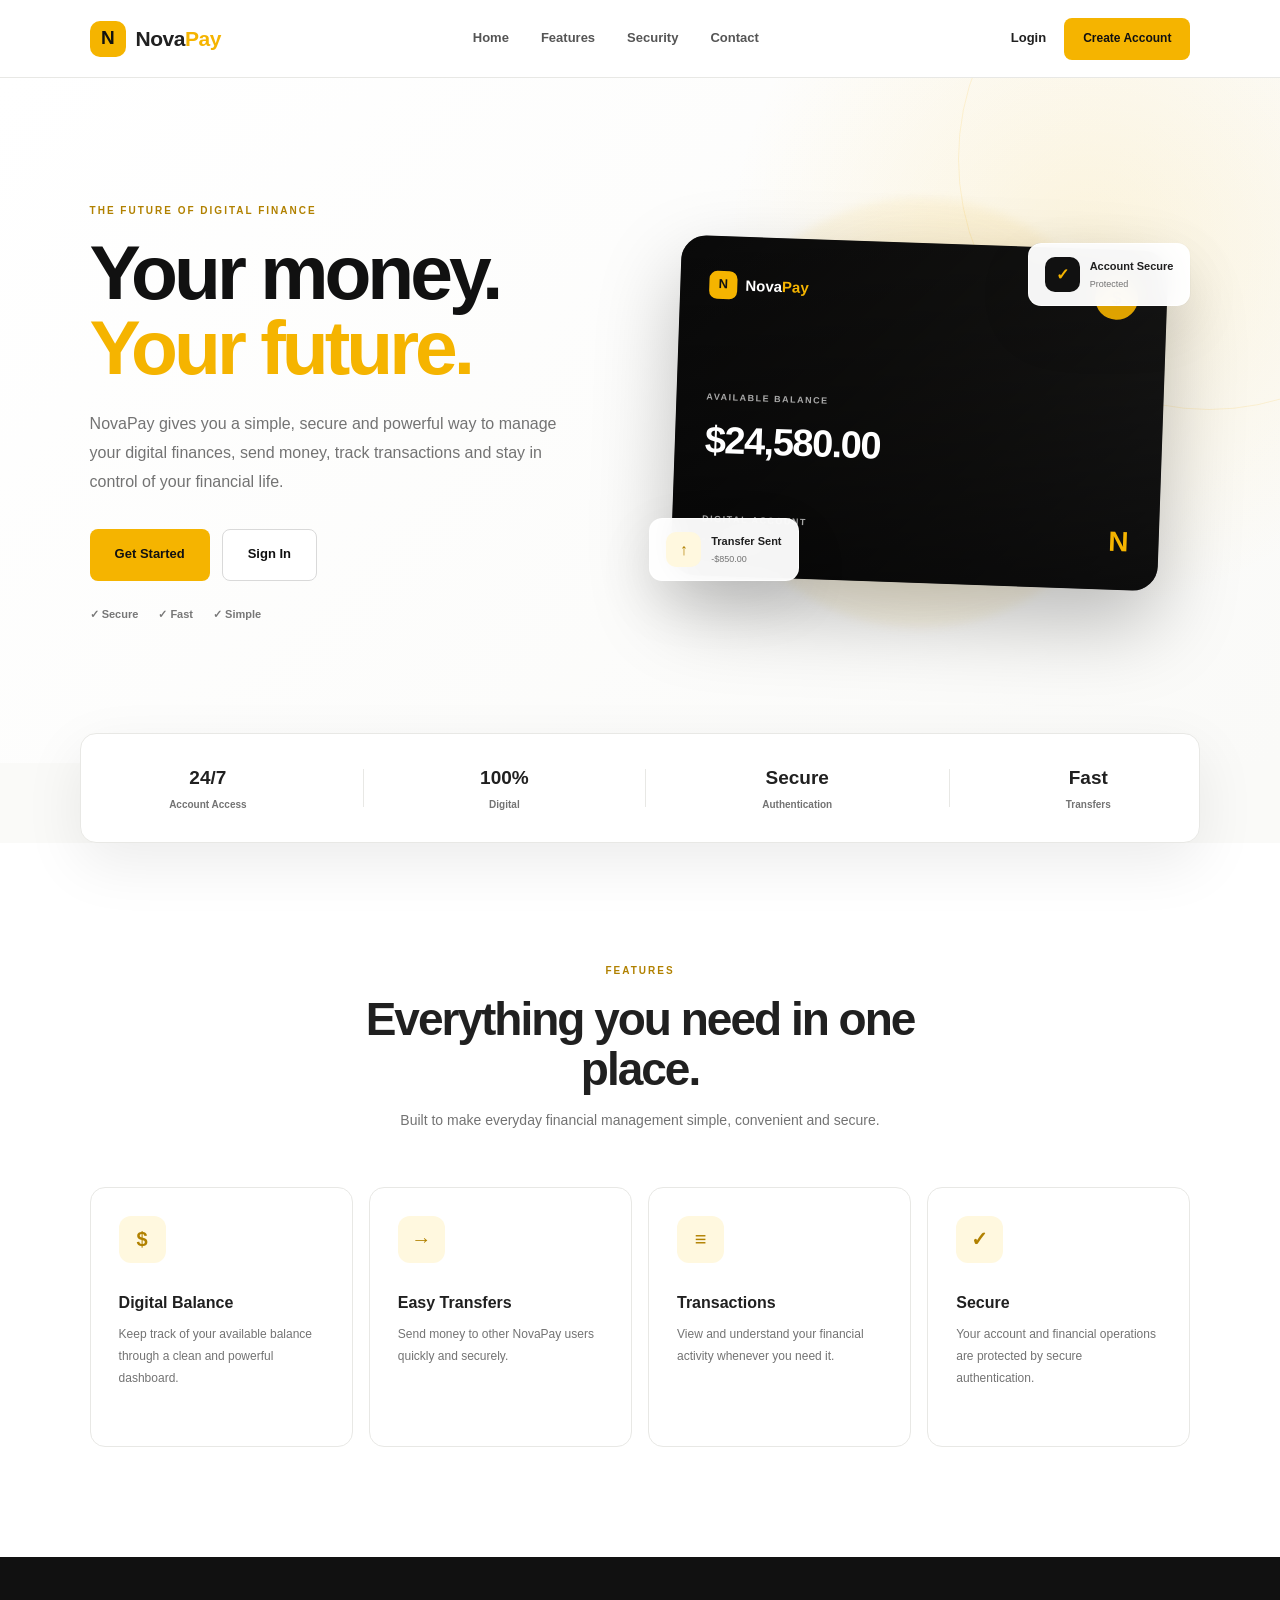
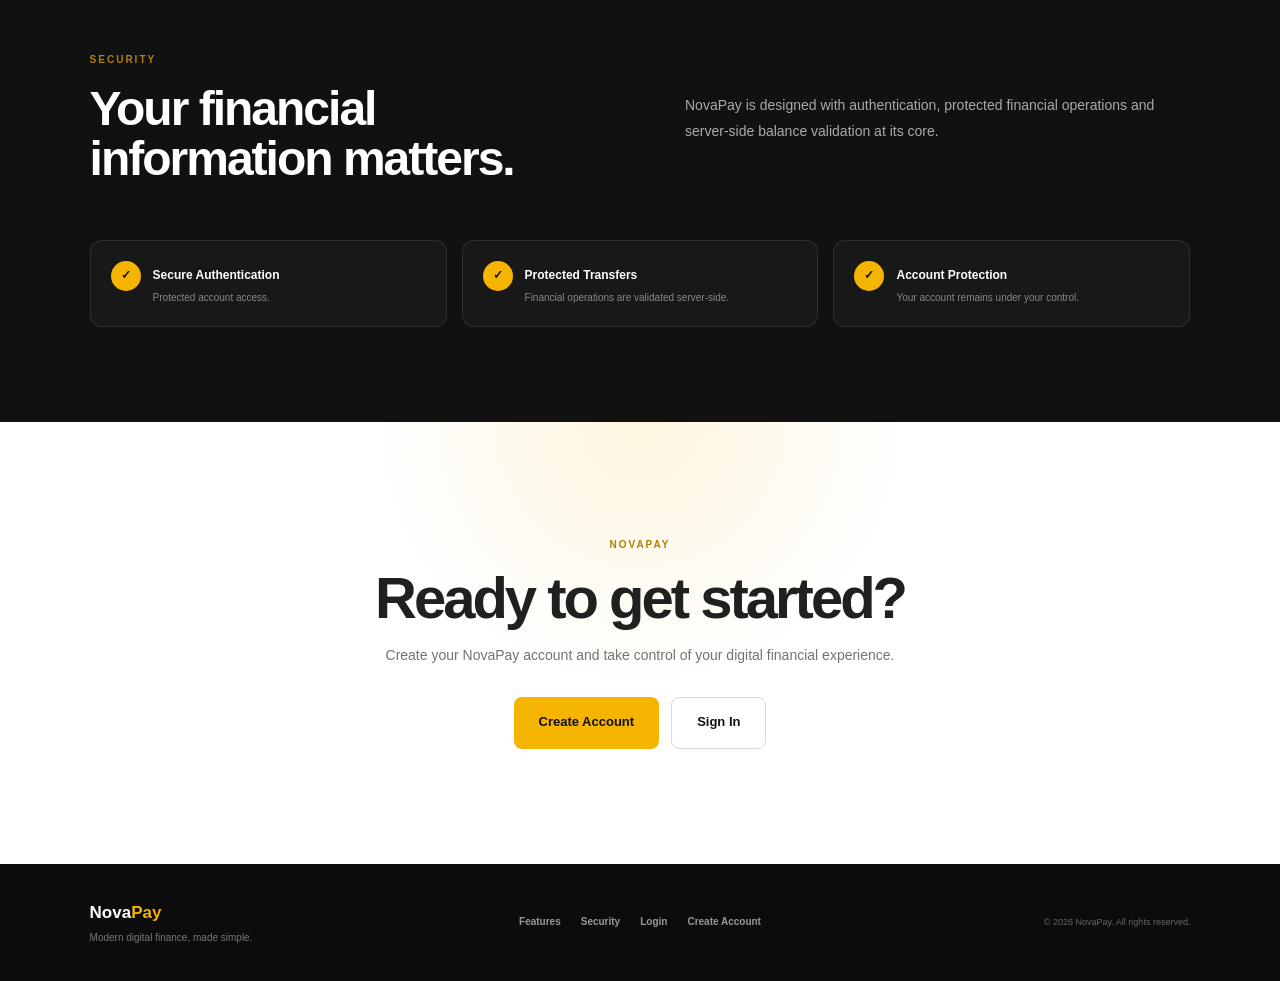
<file: index.html>
<!DOCTYPE html>
<html lang="en">

<head>

  <meta charset="UTF-8">

  <meta
    name="viewport"
    content="width=device-width, initial-scale=1.0"
  >

  <title>NovaPay | Modern Digital Finance</title>

  <link
    rel="stylesheet"
    href="./css/style.css"
  >

</head>

<body>


<header class="navbar">

  <a
    href="./index.html"
    class="brand"
  >

    <span class="brand-icon">
      N
    </span>

    <span>
      Nova<span>Pay</span>
    </span>

  </a>


  <nav>

    <a href="./index.html">
      Home
    </a>

    <a href="#features">
      Features
    </a>

    <a href="#security">
      Security
    </a>

    <a href="#contact">
      Contact
    </a>

  </nav>


  <div class="nav-actions">

    <a
      href="./login.html"
      class="login-link"
    >
      Login
    </a>

    <a
      href="./register.html"
      class="primary-button"
    >
      Create Account
    </a>

  </div>

</header>



<main>


<section class="hero">

  <div class="hero-content">

    <p class="eyebrow">
      THE FUTURE OF DIGITAL FINANCE
    </p>


    <h1>
      Your money.
      <span>Your future.</span>
    </h1>


    <p class="hero-description">

      NovaPay gives you a simple, secure and powerful
      way to manage your digital finances, send money,
      track transactions and stay in control of your
      financial life.

    </p>


    <div class="hero-actions">

      <a
        href="./register.html"
        class="primary-button large"
      >
        Get Started
      </a>


      <a
        href="./login.html"
        class="secondary-button large"
      >
        Sign In
      </a>

    </div>


    <div class="hero-trust">

      <span>✓ Secure</span>

      <span>✓ Fast</span>

      <span>✓ Simple</span>

    </div>

  </div>



  <div class="hero-visual">

    <div class="hero-glow"></div>


    <div class="hero-image-card">

      <div class="hero-image-overlay"></div>


      <div class="hero-top-row">

        <div class="hero-brand-small">

          <span class="hero-brand-icon">
            N
          </span>

          <span>
            Nova<span>Pay</span>
          </span>

        </div>


        <div class="hero-card-chip">
          $
        </div>

      </div>


      <div class="hero-balance">

        <span>
          AVAILABLE BALANCE
        </span>

        <strong>
          $24,580.00
        </strong>

      </div>


      <div class="hero-account">

        <div>

          <span>
            DIGITAL ACCOUNT
          </span>

          <strong>
            •••• 8421
          </strong>

        </div>


        <div class="hero-card-mark">
          N
        </div>

      </div>

    </div>


    <div class="floating-card floating-card-one">

      <div class="floating-icon">
        ↑
      </div>

      <div>

        <strong>
          Transfer Sent
        </strong>

        <span>
          -$850.00
        </span>

      </div>

    </div>


    <div class="floating-card floating-card-two">

      <div class="security-check">
        ✓
      </div>

      <div>

        <strong>
          Account Secure
        </strong>

        <span>
          Protected
        </span>

      </div>

    </div>

  </div>

</section>



<section class="stats-section">

  <div class="stat-item">

    <strong>
      24/7
    </strong>

    <span>
      Account Access
    </span>

  </div>


  <div class="stat-divider"></div>


  <div class="stat-item">

    <strong>
      100%
    </strong>

    <span>
      Digital
    </span>

  </div>


  <div class="stat-divider"></div>


  <div class="stat-item">

    <strong>
      Secure
    </strong>

    <span>
      Authentication
    </span>

  </div>


  <div class="stat-divider"></div>


  <div class="stat-item">

    <strong>
      Fast
    </strong>

    <span>
      Transfers
    </span>

  </div>

</section>



<section
  id="features"
  class="features-section"
>

  <div class="section-heading">

    <p class="eyebrow">
      FEATURES
    </p>


    <h2>
      Everything you need in one place.
    </h2>


    <p>
      Built to make everyday financial management
      simple, convenient and secure.
    </p>

  </div>


  <div class="feature-grid">


    <article class="feature-card">

      <div class="feature-icon">
        $
      </div>


      <h3>
        Digital Balance
      </h3>


      <p>
        Keep track of your available balance
        through a clean and powerful dashboard.
      </p>

    </article>



    <article class="feature-card">

      <div class="feature-icon">
        →
      </div>


      <h3>
        Easy Transfers
      </h3>


      <p>
        Send money to other NovaPay users
        quickly and securely.
      </p>

    </article>



    <article class="feature-card">

      <div class="feature-icon">
        ≡
      </div>


      <h3>
        Transactions
      </h3>


      <p>
        View and understand your financial
        activity whenever you need it.
      </p>

    </article>



    <article class="feature-card">

      <div class="feature-icon">
        ✓
      </div>


      <h3>
        Secure
      </h3>


      <p>
        Your account and financial operations
        are protected by secure authentication.
      </p>

    </article>

  </div>

</section>



<section
  id="security"
  class="security-section"
>

  <div class="security-content">

    <div>

      <p class="eyebrow">
        SECURITY
      </p>


      <h2>
        Your financial information matters.
      </h2>

    </div>


    <p>

      NovaPay is designed with authentication,
      protected financial operations and server-side
      balance validation at its core.

    </p>

  </div>


  <div class="security-features">

    <div class="security-feature">

      <span>
        ✓
      </span>

      <div>

        <strong>
          Secure Authentication
        </strong>

        <p>
          Protected account access.
        </p>

      </div>

    </div>


    <div class="security-feature">

      <span>
        ✓
      </span>

      <div>

        <strong>
          Protected Transfers
        </strong>

        <p>
          Financial operations are validated server-side.
        </p>

      </div>

    </div>


    <div class="security-feature">

      <span>
        ✓
      </span>

      <div>

        <strong>
          Account Protection
        </strong>

        <p>
          Your account remains under your control.
        </p>

      </div>

    </div>

  </div>

</section>



<section
  id="contact"
  class="cta-section"
>

  <div class="cta-content">

    <p class="eyebrow">
      NOVAPAY
    </p>


    <h2>
      Ready to get started?
    </h2>


    <p>
      Create your NovaPay account and take control
      of your digital financial experience.
    </p>


    <div class="cta-actions">

      <a
        href="./register.html"
        class="primary-button large"
      >
        Create Account
      </a>


      <a
        href="./login.html"
        class="secondary-button large"
      >
        Sign In
      </a>

    </div>

  </div>

</section>

</main>



<footer>

  <div class="footer-brand">

    <strong>
      Nova<span>Pay</span>
    </strong>

    <p>
      Modern digital finance, made simple.
    </p>

  </div>


  <div class="footer-links">

    <a href="#features">
      Features
    </a>

    <a href="#security">
      Security
    </a>

    <a href="./login.html">
      Login
    </a>

    <a href="./register.html">
      Create Account
    </a>

  </div>


  <p class="copyright">
    © 2026 NovaPay. All rights reserved.
  </p>

</footer>


<script src="./js/config.js"></script>
<script src="./js/app.js"></script>

</body>

</html>
</file>
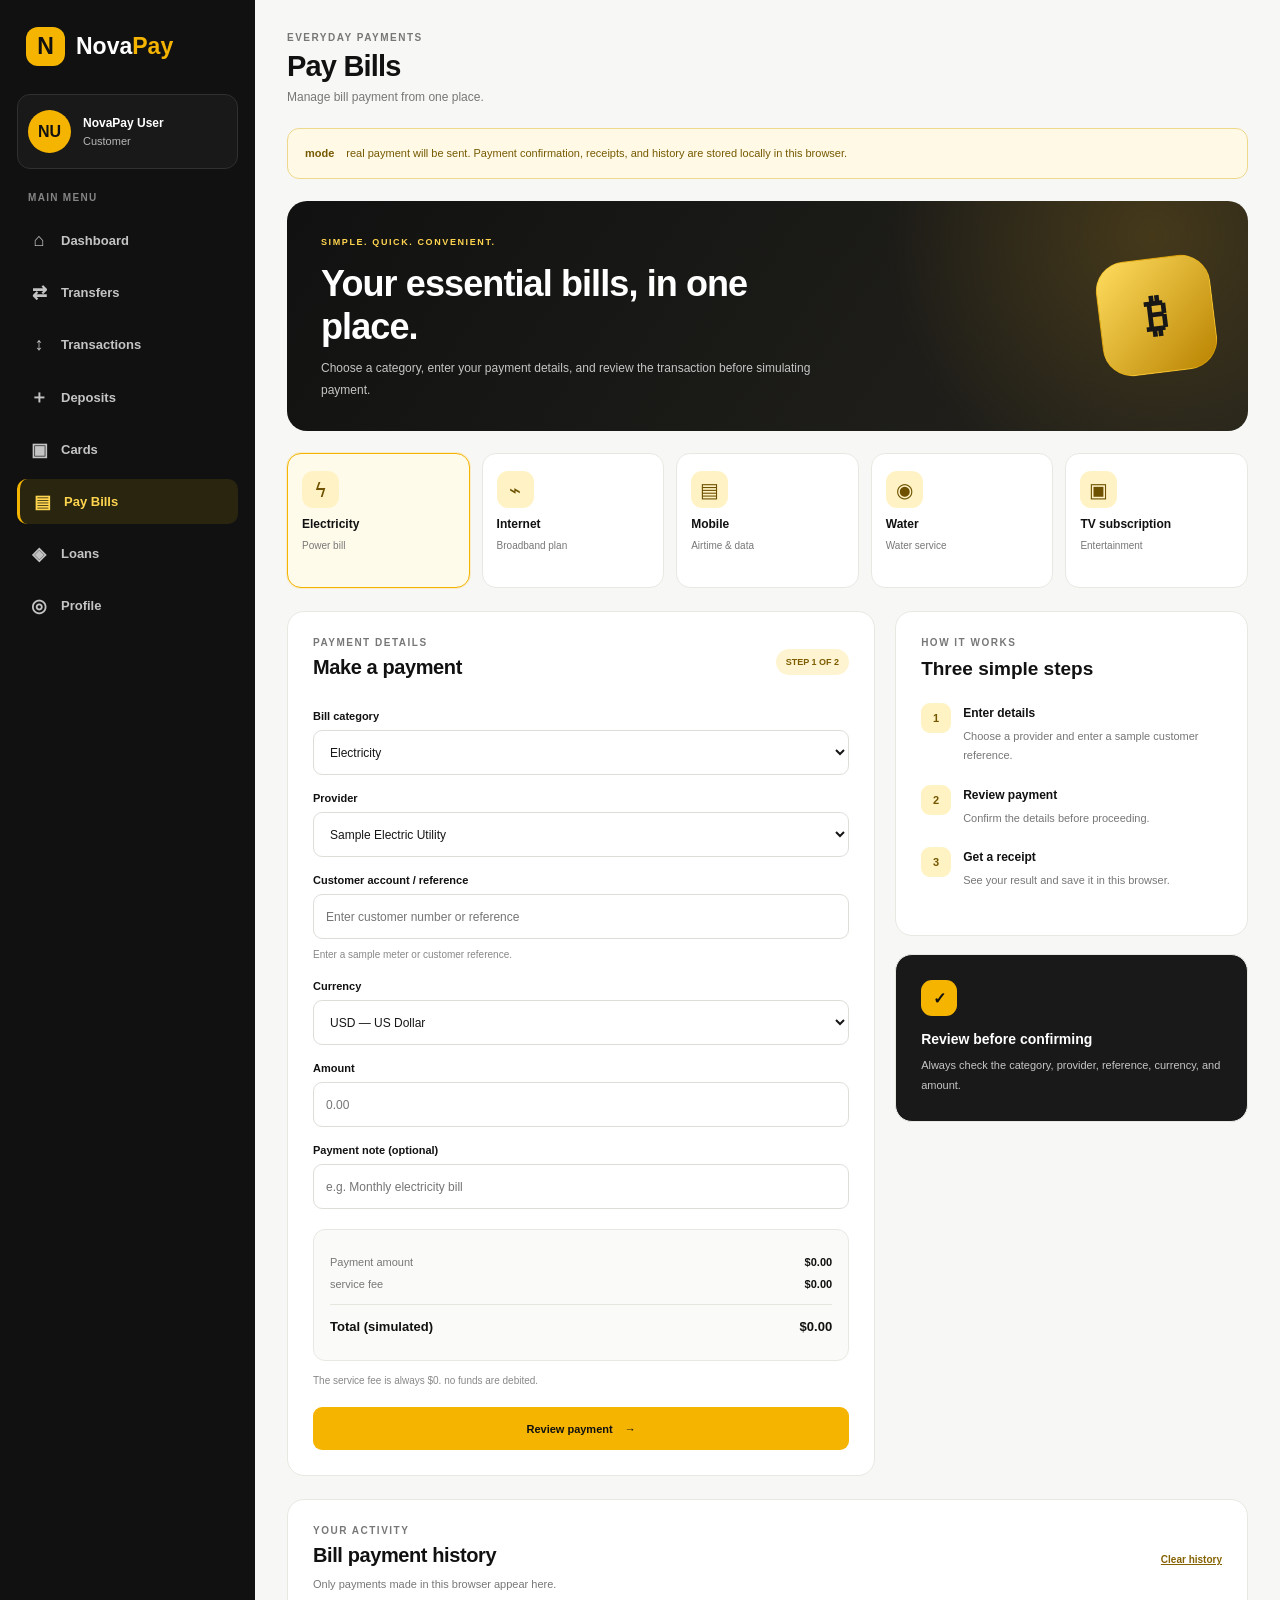
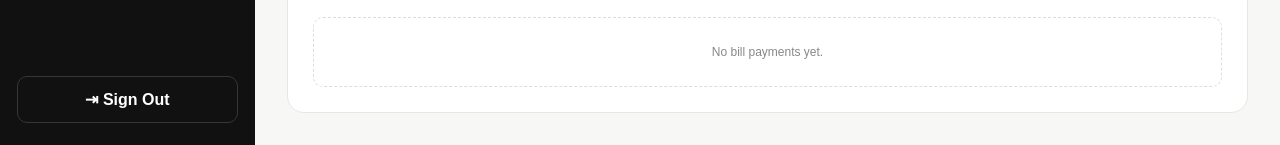
<file: bills.html>
<!DOCTYPE html>
<html lang="en">
<head>
    <meta charset="UTF-8">
    <meta name="viewport" content="width=device-width, initial-scale=1.0">
    <title>Pay Bills | NovaPay</title>
    <link rel="stylesheet" href="./css/dashboard.css">
    <link rel="stylesheet" href="./css/bills.css">
</head>
<body>
<div class="np-layout">
    <aside class="np-sidebar">
        <a href="./dashboard.html" class="np-brand">
            <span class="np-logo">N</span>
            <span>Nova<span class="gold">Pay</span></span>
        </a>

        <div class="np-user">
            <div class="np-avatar" id="sidebarAvatar">N</div>
            <div class="np-user-info">
                <strong id="sidebarUserName">NovaPay User</strong>
                <span id="sidebarUserRole">Customer</span>
            </div>
        </div>

        <nav class="np-nav">
            <span class="np-nav-heading">MAIN MENU</span>
            <a class="np-nav-link" href="./dashboard.html"><span>⌂</span> Dashboard</a>
            <a class="np-nav-link" href="./transfers.html"><span>⇄</span> Transfers</a>
            <a class="np-nav-link" href="./transactions.html"><span>↕</span> Transactions</a>
            <a class="np-nav-link" href="./deposits.html"><span>＋</span> Deposits</a>
            <a class="np-nav-link" href="./cards.html"><span>▣</span> Cards</a>
            <a class="np-nav-link active" href="./bills.html"><span>▤</span> Pay Bills</a>
            <a class="np-nav-link" href="./loans.html"><span>◈</span> Loans</a>
            <a class="np-nav-link" href="./profile.html"><span>◎</span> Profile</a>
        </nav>

        <button class="np-logout" id="logoutButton" type="button">⇥ Sign Out</button>
    </aside>

    <main class="np-main">
        <header class="np-header">
            <div>
                <span class="np-eyebrow">EVERYDAY PAYMENTS</span>
                <h1>Pay Bills</h1>
                <p>Manage bill payment from one place.</p>
            </div>
            <!-- <span class="demo-tag">FRONTEND DEMO</span> -->
        </header>

        <div class="demo-notice">
            <strong> mode</strong>
            <span> real payment will be sent. Payment confirmation, receipts, and history are stored locally in this browser.</span>
        </div>

        <section class="bill-welcome">
            <div>
                <span class="welcome-label">SIMPLE. QUICK. CONVENIENT.</span>
                <h2>Your essential bills, in one place.</h2>
                <p>Choose a category, enter your payment details, and review the transaction before simulating payment.</p>
            </div>
            <div class="welcome-symbol" aria-hidden="true">₿</div>
        </section>

        <section class="bill-categories">
            <button class="category-card selected" type="button" data-category="electricity">
                <span class="category-icon">ϟ</span>
                <strong>Electricity</strong>
                <small>Power bill</small>
            </button>

            <button class="category-card" type="button" data-category="internet">
                <span class="category-icon">⌁</span>
                <strong>Internet</strong>
                <small>Broadband plan</small>
            </button>

            <button class="category-card" type="button" data-category="mobile">
                <span class="category-icon">▤</span>
                <strong>Mobile</strong>
                <small>Airtime & data</small>
            </button>

            <button class="category-card" type="button" data-category="water">
                <span class="category-icon">◉</span>
                <strong>Water</strong>
                <small>Water service</small>
            </button>

            <button class="category-card" type="button" data-category="television">
                <span class="category-icon">▣</span>
                <strong>TV subscription</strong>
                <small>Entertainment</small>
            </button>
        </section>

        <div class="bill-workspace">
            <section class="bill-panel">
                <div class="np-section-heading">
                    <div>
                        <span class="np-eyebrow">PAYMENT DETAILS</span>
                        <h2>Make a payment</h2>
                    </div>
                    <span class="step-badge" id="currentStepBadge">STEP 1 OF 2</span>
                </div>

                <div id="billMessage" class="bill-message" hidden></div>

                <form id="billPaymentForm">
                    <div class="field">
                        <label for="billCategory">Bill category</label>
                        <select id="billCategory" name="category" required>
                            <option value="electricity">Electricity</option>
                            <option value="internet">Internet</option>
                            <option value="mobile">Mobile airtime / data</option>
                            <option value="water">Water</option>
                            <option value="television">TV subscription</option>
                        </select>
                    </div>

                    <div class="field">
                        <label for="billProvider">Provider</label>
                        <select id="billProvider" name="provider" required></select>
                    </div>

                    <div class="field">
                        <label for="billAccount">Customer account / reference</label>
                        <input
                            id="billAccount"
                            name="account"
                            type="text"
                            minlength="3"
                            maxlength="100"
                            placeholder="Enter customer number or reference"
                            required
                        >
                        <small class="field-help" id="accountHelp">Use a sample reference for this.</small>
                    </div>

                    <div class="field">
                        <label for="billCurrency">Currency</label>
                        <select id="billCurrency" name="currency" required>
                            <option value="USD">USD — US Dollar</option>
                            <option value="EUR">EUR — Euro</option>
                            <option value="GBP">GBP — British Pound</option>
                            <option value="CAD">CAD — Canadian Dollar</option>
                            <option value="AUD">AUD — Australian Dollar</option>
                        </select>
                    </div>

                    <div class="field">
                        <label for="billAmount">Amount</label>
                        <input
                            id="billAmount"
                            name="amount"
                            type="number"
                            min="0.01"
                            max="1000000"
                            step="0.01"
                            placeholder="0.00"
                            required
                        >
                    </div>

                    <div class="field">
                        <label for="billDescription">Payment note (optional)</label>
                        <input
                            id="billDescription"
                            name="description"
                            type="text"
                            maxlength="150"
                            placeholder="e.g. Monthly electricity bill"
                        >
                    </div>

                    <div class="bill-summary">
                        <div>
                            <span>Payment amount</span>
                            <strong id="summaryAmount">$0.00</strong>
                        </div>
                        <div>
                            <span> service fee</span>
                            <strong id="summaryFee">$0.00</strong>
                        </div>
                        <div class="summary-total">
                            <span>Total (simulated)</span>
                            <strong id="summaryTotal">$0.00</strong>
                        </div>
                    </div>

                    <p class="fee-note">The  service fee is always $0. no funds are debited.</p>

                    <button type="submit" id="reviewBillButton" class="primary-button full-button">
                        Review payment <span>→</span>
                    </button>
                </form>
            </section>

            <aside class="bill-side-column">
                <section class="bill-panel quick-panel">
                    <span class="np-eyebrow">HOW IT WORKS</span>
                    <h2>Three simple steps</h2>

                    <div class="how-step">
                        <span>1</span>
                        <div><strong>Enter details</strong><p>Choose a provider and enter a sample customer reference.</p></div>
                    </div>

                    <div class="how-step">
                        <span>2</span>
                        <div><strong>Review payment</strong><p>Confirm the details before proceeding.</p></div>
                    </div>

                    <div class="how-step">
                        <span>3</span>
                        <div><strong>Get a receipt</strong><p>See your  result and save it in this browser.</p></div>
                    </div>
                </section>

                <section class="bill-panel security-panel">
                    <span class="security-icon">✓</span>
                    <h3>Review before confirming</h3>
                    <p>Always check the category, provider, reference, currency, and amount.</p>
                </section>
            </aside>
        </div>

        <section class="bill-panel history-panel">
            <div class="np-section-heading">
                <div>
                    <span class="np-eyebrow">YOUR ACTIVITY</span>
                    <h2>Bill payment history</h2>
                    <p>Only  payments made in this browser appear here.</p>
                </div>
                <button type="button" id="clearBillHistory" class="text-action">Clear  history</button>
            </div>

            <div id="billHistory" class="bill-history">
                <p class="empty-state">No  bill payments yet.</p>
            </div>
        </section>

        <div class="np-toast" id="billsToast" role="status" aria-live="polite"></div>
    </main>
</div>

<!-- Payment review modal -->
<div class="modal-backdrop" id="reviewModal" hidden>
    <section class="payment-modal" role="dialog" aria-modal="true" aria-labelledby="reviewModalTitle">
        <button type="button" class="modal-close" id="closeReviewModal" aria-label="Close">×</button>
        <span class="np-eyebrow">CHECK BEFORE CONTINUING</span>
        <h2 id="reviewModalTitle">Review your payment</h2>
        <p class="modal-subtitle">This is a  novapay transaction. Nothing will be charged.</p>

        <div class="review-details" id="reviewDetails"></div>

        <div class="modal-actions">
            <button type="button" class="secondary-button" id="editBillButton">Go back</button>
            <button type="button" class="primary-button" id="confirmBillButton"> payment</button>
        </div>
    </section>
</div>

<!-- Simulated receipt modal -->
<div class="modal-backdrop" id="receiptModal" hidden>
    <section class="payment-modal receipt-modal" role="dialog" aria-modal="true" aria-labelledby="receiptTitle">
        <div class="receipt-success">✓</div>
        <span class="np-eyebrow">D RESULT</span>
        <h2 id="receiptTitle">Simulated payment complete</h2>
        <p class="modal-subtitle" id="receiptSubtitle"> payment was sent.</p>

        <div class="receipt-total" id="receiptTotal">$0.00</div>
        <div class="receipt-details" id="receiptDetails"></div>

        <div class="modal-actions">
            <button type="button" class="secondary-button" id="closeReceiptButton">Close</button>
            <button type="button" class="primary-button" id="printReceiptButton">Print receipt</button>
        </div>
    </section>
</div>

<script src="./js/config.js"></script>
<script src="./js/bills.js"></script>
</body>
</html>
</file>
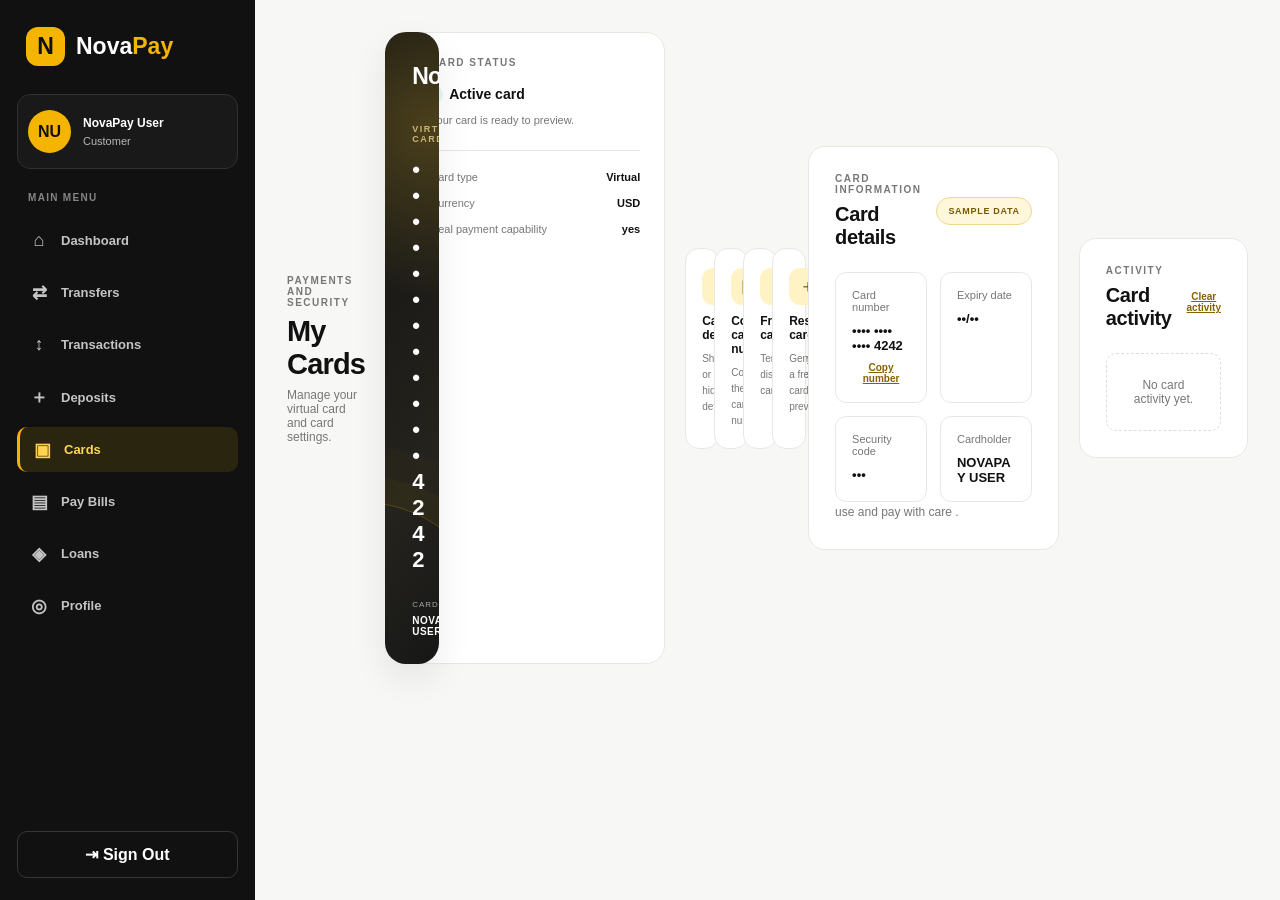
<file: cards.html>
<!DOCTYPE html>
<html lang="en">
<head>
    <meta charset="UTF-8">
    <meta name="viewport" content="width=device-width, initial-scale=1.0">
    <title>Cards | NovaPay</title>
    <link rel="stylesheet" href="./css/dashboard.css">
    <link rel="stylesheet" href="./css/cards.css">
</head>
<body>
<div class="np-layout">
    <aside class="np-sidebar">
        <a href="./dashboard.html" class="np-brand">
            <span class="np-logo">N</span>
            <span>Nova<span class="gold">Pay</span></span>
        </a>

        <div class="np-user">
            <div class="np-avatar" id="sidebarAvatar">N</div>
            <div class="np-user-info">
                <strong id="sidebarUserName">NovaPay User</strong>
                <span id="sidebarUserRole">Customer</span>
            </div>
        </div>

        <nav class="np-nav">
            <span class="np-nav-heading">MAIN MENU</span>
            <a class="np-nav-link" href="./dashboard.html"><span>⌂</span> Dashboard</a>
            <a class="np-nav-link" href="./transfers.html"><span>⇄</span> Transfers</a>
            <a class="np-nav-link" href="./transactions.html"><span>↕</span> Transactions</a>
            <a class="np-nav-link" href="./deposits.html"><span>＋</span> Deposits</a>
            <a class="np-nav-link active" href="./cards.html"><span>▣</span> Cards</a>
            <a class="np-nav-link" href="./bills.html"><span>▤</span> Pay Bills</a>
            <a class="np-nav-link" href="./loans.html"><span>◈</span> Loans</a>
            <a class="np-nav-link" href="./profile.html"><span>◎</span> Profile</a>
        </nav>

        <button class="np-logout" id="logoutButton" type="button">⇥ Sign Out</button>
    </aside>

    <main class="np-main">
        <header class="np-header">
            <div>
                <span class="np-eyebrow">PAYMENTS AND SECURITY</span>
                <h1>My Cards</h1>
                <p>Manage your virtual card and card settings.</p>
            </div>
            <!-- <span class="demo-tag">FRONTEND DEMO</span>
        </header>

        <div class="demo-notice">
            <strong>Demo mode</strong>
            <span>This is a visual card simulation. No real card is issued and no real payments can be made.</span>
        </div> -->

        <section class="cards-hero-grid">
            <article class="virtual-card" id="virtualCard">
                <div class="card-top">
                    <div class="card-brand">Nova<span>Pay</span></div>
                    <div class="card-chip"><i></i><i></i><i></i><i></i></div>
                </div>

                <div class="card-label">VIRTUAL CARD</div>

                <div class="card-number-row">
                    <span id="cardNumber">•••• •••• •••• 4242</span>
                    <button type="button" class="tiny-card-button" id="toggleCardDetails">Show</button>
                </div>

                <div class="card-bottom">
                    <div>
                        <small>CARDHOLDER</small>
                        <strong id="cardHolder">NOVAPAY USER</strong>
                    </div>
                    <div>
                        <small>EXPIRES</small>
                        <strong id="cardExpiry">••/••</strong>
                    </div>
                    <div class="card-network">VISA*</div>
                </div>
            </article>

            <article class="card-overview">
                <span class="np-eyebrow">CARD STATUS</span>
                <div class="status-line">
                    <span class="status-dot" id="cardStatusDot"></span>
                    <strong id="cardStatusText">Active card</strong>
                </div>
                <p id="cardStatusDescription">Your  card is ready to preview.</p>

                <div class="overview-divider"></div>

                <div class="overview-row">
                    <span>Card type</span>
                    <strong>Virtual</strong>
                </div>
                <div class="overview-row">
                    <span>Currency</span>
                    <strong>USD</strong>
                </div>
                <div class="overview-row">
                    <span>Real payment capability</span>
                    <strong>yes</strong>
                </div>
            </article>
        </section>

        <section class="card-action-grid">
            <button type="button" class="action-tile" id="showDetailsAction">
                <span class="action-icon">◎</span>
                <strong>Card details</strong>
                <small>Show or hide  details</small>
            </button>

            <button type="button" class="action-tile" id="copyCardAction">
                <span class="action-icon">▣</span>
                <strong>Copy card number</strong>
                <small>Copy the  card number</small>
            </button>

            <button type="button" class="action-tile" id="freezeCardAction">
                <span class="action-icon">❄</span>
                <strong id="freezeActionTitle">Freeze card</strong>
                <small id="freezeActionDescription">Temporarily disable the  card</small>
            </button>

            <button type="button" class="action-tile" id="newCardAction">
                <span class="action-icon">＋</span>
                <strong>Reset  card</strong>
                <small>Generate a fresh card preview</small>
            </button>
        </section>

        <section class="np-panel">
            <div class="np-section-heading">
                <div>
                    <span class="np-eyebrow">CARD INFORMATION</span>
                    <h2>Card details</h2>
                </div>
                <span class="demo-tag">SAMPLE DATA</span>
            </div>

            <div class="details-grid">
                <div class="detail-box">
                    <span>Card number</span>
                    <strong id="detailsNumber">•••• •••• •••• 4242</strong>
                    <button type="button" class="text-action" id="copyDetailsNumber">Copy number</button>
                </div>

                <div class="detail-box">
                    <span>Expiry date</span>
                    <strong id="detailsExpiry">••/••</strong>
                </div>

                <div class="detail-box">
                    <span>Security code</span>
                    <strong id="detailsCvv">•••</strong>
                </div>

                <div class="detail-box">
                    <span>Cardholder</span>
                    <strong id="detailsHolder">NOVAPAY USER</strong>
                </div>
            </div>

            <p class="security-note">
                use and pay with care .
            </p>
        </section>

        <section class="np-panel">
            <div class="np-section-heading">
                <div>
                    <span class="np-eyebrow">ACTIVITY</span>
                    <h2>Card activity</h2>
                </div>
                <button type="button" class="text-action" id="clearCardActivity">Clear activity</button>
            </div>

            <div id="cardActivity" class="activity-list">
                <p class="empty-state">No activity yet.</p>
            </div>
        </section>

        <div class="np-toast" id="cardsToast" role="status" aria-live="polite"></div>
    </main>
</div>

<script src="./js/config.js"></script>
<script src="./js/cards.js"></script>
</body>
</html>
</file>
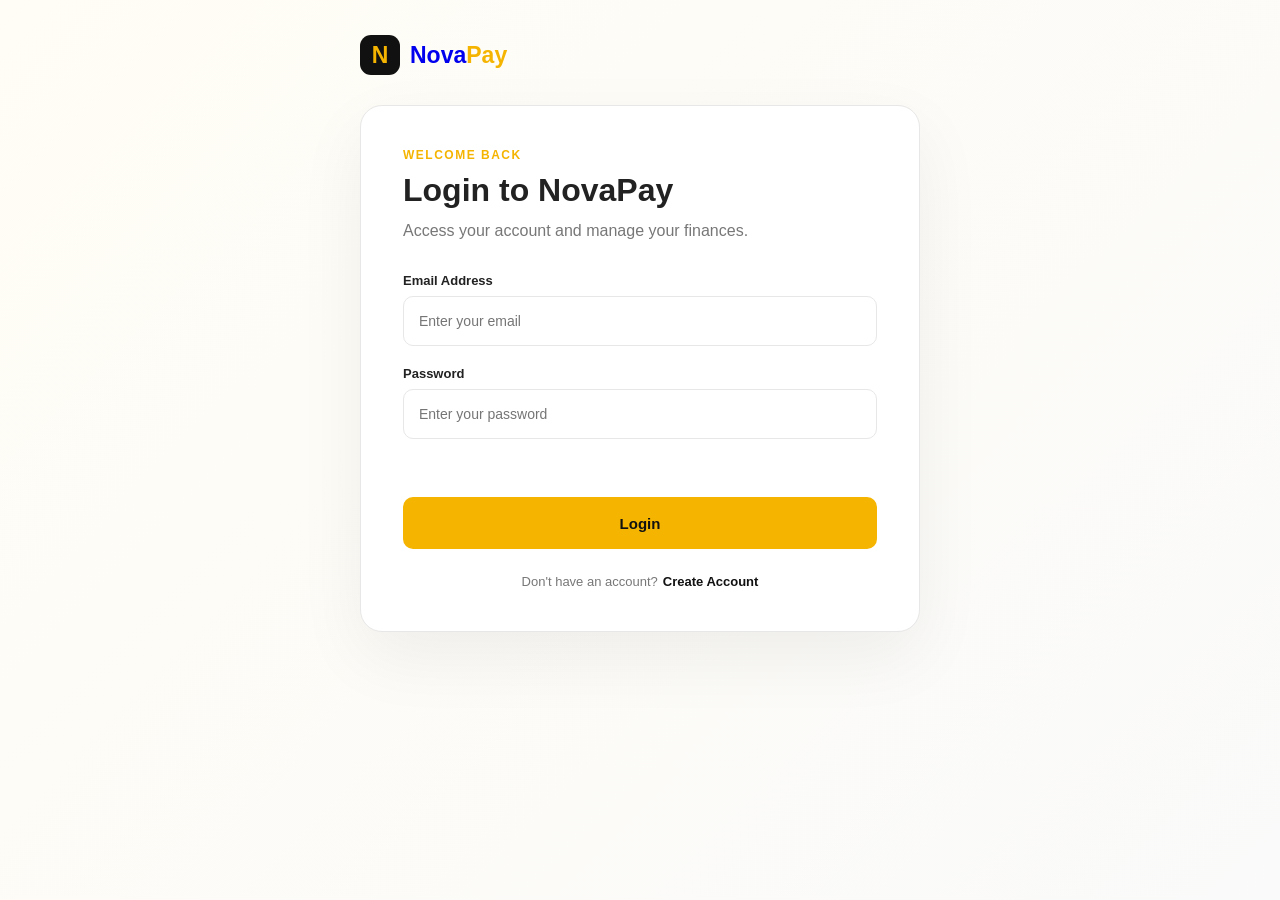
<file: dashboard.html>
<!DOCTYPE html>
<html lang="en">
<head>
    <meta charset="UTF-8">
    <meta name="viewport" content="width=device-width, initial-scale=1.0">

    <title>Dashboard | NovaPay</title>

    <link rel="stylesheet" href="./css/dashboard.css">
</head>

<body>

    <div class="sidebar-overlay" id="sidebarOverlay"></div>

    <aside class="sidebar" id="sidebar">

        <div class="sidebar-top">

            <a href="./dashboard.html" class="logo">
                <span class="logo-icon">N</span>
                <span class="logo-text">Nova<span>Pay</span></span>
            </a>

            <button
                class="sidebar-close"
                id="sidebarClose"
                type="button"
            >
                ×
            </button>

        </div>

        <div class="nav-section">

            <p class="nav-title">MAIN</p>

            <a href="./dashboard.html" class="nav-link active">
                <span class="nav-icon">
                    <svg viewBox="0 0 24 24">
                        <path d="M3 13h8V3H3v10Zm0 8h8v-6H3v6Zm10 0h8V11h-8v10Zm0-18v6h8V3h-8Z"/>
                    </svg>
                </span>
                <span>Dashboard</span>
            </a>

            <a href="./transfers.html" class="nav-link">
                <span class="nav-icon">
                    <svg viewBox="0 0 24 24">
                        <path d="M4 7h13.2l-2.6-2.6L16 3l5 5-5 5-1.4-1.4L17.2 9H4V7Zm16 10H6.8l2.6 2.6L8 21l-5-5 5-5 1.4 1.4L6.8 15H20v2Z"/>
                    </svg>
                </span>
                <span>Transfers</span>
            </a>

            <a href="./transactions.html" class="nav-link">
                <span class="nav-icon">
                    <svg viewBox="0 0 24 24">
                        <path d="M4 4h16v2H4V4Zm0 7h16v2H4v-2Zm0 7h16v2H4v-2Z"/>
                    </svg>
                </span>
                <span>Transactions</span>
            </a>

        </div>

        <div class="nav-section">

            <p class="nav-title">FINANCE</p>

            <a href="./deposits.html" class="nav-link">
                <span class="nav-icon">
                    <svg viewBox="0 0 24 24">
                        <path d="M12 3v12m0 0 4-4m-4 4-4-4M5 19h14v2H5v-2Z"/>
                    </svg>
                </span>
                <span>Deposits</span>
            </a>

            <a href="./cards.html" class="nav-link">
                <span class="nav-icon">
                    <svg viewBox="0 0 24 24">
                        <path d="M3 5h18v14H3V5Zm2 3v2h14V8H5Zm0 6v2h6v-2H5Z"/>
                    </svg>
                </span>
                <span>Cards</span>
            </a>

            <a href="./bills.html" class="nav-link">
                <span class="nav-icon">
                    <svg viewBox="0 0 24 24">
                        <path d="M6 2h12v20l-6-3-6 3V2Zm2 4v2h8V6H8Zm0 4v2h8v-2H8Z"/>
                    </svg>
                </span>
                <span>Bills</span>
            </a>

            <a href="./loans.html" class="nav-link">
                <span class="nav-icon">
                    <svg viewBox="0 0 24 24">
                        <path d="M12 2a10 10 0 1 0 0 20 10 10 0 0 0 0-20Zm1 15h-2v-2h2v2Zm2.1-7.6c-.3.5-.8.9-1.5 1.4-.7.5-1.1.8-1.3 1.1-.2.3-.3.7-.3 1.1h-2c0-.8.2-1.4.5-1.9.3-.5.8-.9 1.5-1.4.6-.4 1-.8 1.2-1.1.2-.3.3-.6.3-1 0-.4-.1-.8-.4-1-.3-.3-.7-.4-1.2-.4-1 0-1.6.5-1.8 1.5l-2-.5c.2-.9.6-1.6 1.3-2.1.7-.5 1.5-.8 2.6-.8 1.1 0 2 .3 2.7.9.7.6 1 1.4 1 2.4 0 .7-.2 1.3-.6 1.8Z"/>
                    </svg>
                </span>
                <span>Loans</span>
            </a>

        </div>

        <div class="nav-section">

            <p class="nav-title">ACCOUNT</p>

            <a href="./profile.html" class="nav-link">
                <span class="nav-icon">
                    <svg viewBox="0 0 24 24">
                        <path d="M12 12a5 5 0 1 0 0-10 5 5 0 0 0 0 10Zm0 2c-4.4 0-8 2.2-8 5v3h16v-3c0-2.8-3.6-5-8-5Z"/>
                    </svg>
                </span>
                <span>Profile</span>
            </a>

            <a href="./settings.html" class="nav-link">
                <span class="nav-icon">
                    <svg viewBox="0 0 24 24">
                        <path d="M19.4 13a7.8 7.8 0 0 0 0-2l2-1.5-2-3.4-2.4 1a8 8 0 0 0-1.7-1L15 3h-4l-.4 3.1a8 8 0 0 0-1.7 1l-2.4-1-2 3.4 2 1.5a7.8 7.8 0 0 0 0 2l-2 1.5 2 3.4 2.4-1a8 8 0 0 0 1.7 1L11 21h4l.4-3.1a8 8 0 0 0 1.7-1l2.4 1 2.4-3.4-2-1.5ZM13 15.5A3.5 3.5 0 1 1 13 8a3.5 3.5 0 0 1 0 7.5Z"/>
                    </svg>
                </span>
                <span>Settings</span>
            </a>

        </div>

        <div class="sidebar-bottom">

            <div class="sidebar-user-mini">

                <div class="mini-avatar" id="sidebarAvatar">
                    N
                </div>

                <div class="mini-user-info">
                    <strong id="sidebarUserName">User</strong>
                    <span id="sidebarUserRole">User</span>
                </div>

            </div>

            <button
                class="logout-btn"
                type="button"
                onclick="logout()"
            >
                <span class="nav-icon">
                    <svg viewBox="0 0 24 24">
                        <path d="M10 17v2H5V5h5v2H7v10h3Zm4-12 5 5-5 5v-3h-5v-4h5V5Z"/>
                    </svg>
                </span>

                <span>Logout</span>
            </button>

        </div>

    </aside>


    <main class="main-content">

        <header class="top-header">

            <div class="header-left">

                <button
                    class="menu-button"
                    id="menuButton"
                    type="button"
                >
                    <span></span>
                    <span></span>
                    <span></span>
                </button>

                <div class="page-heading">
                    <span class="small-heading">
                        ACCOUNT OVERVIEW
                    </span>

                    <h1>Dashboard</h1>
                </div>

            </div>


            <div class="header-right">

                <button
                    class="notification-button"
                    type="button"
                >
                    <svg viewBox="0 0 24 24">
                        <path d="M12 22a2.4 2.4 0 0 0 2.3-2h-4.6A2.4 2.4 0 0 0 12 22Zm7-5H5l1.5-2V10a5.5 5.5 0 0 1 11 0v5L19 17Z"/>
                    </svg>

                    <span class="notification-dot"></span>
                </button>


                <div class="top-profile">

                    <div class="top-profile-image-wrap">

                        <img
                            id="topProfileImage"
                            class="top-profile-image"
                            src=""
                            alt="Profile picture"
                        >

                        <div
                            id="topProfileFallback"
                            class="top-profile-fallback"
                        >
                            N
                        </div>

                    </div>

                    <div class="top-profile-details">

                        <strong id="topUserName">
                            User
                        </strong>

                        <span id="topUserEmail">
                            user@example.com
                        </span>

                    </div>

                </div>

            </div>

        </header>


        <section class="dashboard-container">

            <div class="welcome-section">

                <div>

                    <p class="welcome-label">
                        Welcome back
                    </p>

                    <h2 id="welcomeName">
                        User
                    </h2>

                    <p class="welcome-text">
                        Here's what's happening with your NovaPay account today.
                    </p>

                </div>

                <div class="account-status">

                    <span class="status-dot"></span>

                    Account Active

                </div>

            </div>


            <section class="overview-grid">

                <div class="balance-card">

                    <div class="balance-card-top">

                        <div>

                            <span class="balance-label">
                                Available Balance
                            </span>

                            <h2 id="balanceAmount">
                                $0.00
                            </h2>

                        </div>

                        <div class="balance-icon">
                            $
                        </div>

                    </div>


                    <div class="balance-card-bottom">

                        <div>

                            <span>
                                Account Number
                            </span>

                            <strong id="accountNumber">
                                —
                            </strong>

                        </div>

                        <div>

                            <span>
                                Currency
                            </span>

                            <strong id="currency">
                                USD
                            </strong>

                        </div>

                    </div>

                </div>


                <div class="summary-card">

                    <div class="card-heading">

                        <div>

                            <span class="card-label">
                                ACCOUNT
                            </span>

                            <h3>
                                Account Summary
                            </h3>

                        </div>

                        <span class="summary-icon">
                            ✓
                        </span>

                    </div>


                    <div class="summary-row">

                        <span>
                            Account status
                        </span>

                        <strong
                            class="active-text"
                            id="accountStatus"
                        >
                            Active
                        </strong>

                    </div>


                    <div class="summary-row">

                        <span>
                            Account type
                        </span>

                        <strong>
                            Personal
                        </strong>

                    </div>


                    <div class="summary-row">

                        <span>
                            Account holder
                        </span>

                        <strong id="summaryName">
                            User
                        </strong>

                    </div>

                </div>

            </section>


            <section class="section-block">

                <div class="section-header">

                    <div>

                        <span class="section-label">
                            SERVICES
                        </span>

                        <h2>
                            Quick Actions
                        </h2>

                    </div>

                </div>


                <div class="quick-actions">

                    <a
                        href="./transfers.html"
                        class="action-card"
                    >

                        <div class="action-icon">
                            <svg viewBox="0 0 24 24">
                                <path d="M4 7h13.2l-2.6-2.6L16 3l5 5-5 5-1.4-1.4L17.2 9H4V7Zm16 10H6.8l2.6 2.6L8 21l-5-5 5-5 1.4 1.4L6.8 15H20v2Z"/>
                            </svg>
                        </div>

                        <div>
                            <strong>
                                Send Money
                            </strong>

                            <span>
                                Transfer funds
                            </span>
                        </div>

                        <span class="action-arrow">
                            →
                        </span>

                    </a>


                    <a
                        href="./deposits.html"
                        class="action-card"
                    >

                        <div class="action-icon">
                            <svg viewBox="0 0 24 24">
                                <path d="M12 3v12m0 0 4-4m-4 4-4-4M5 19h14v2H5v-2Z"/>
                            </svg>
                        </div>

                        <div>

                            <strong>
                                Deposit
                            </strong>

                            <span>
                                Add money
                            </span>

                        </div>

                        <span class="action-arrow">
                            →
                        </span>

                    </a>


                    <a
                        href="./cards.html"
                        class="action-card"
                    >

                        <div class="action-icon">
                            <svg viewBox="0 0 24 24">
                                <path d="M3 5h18v14H3V5Zm2 3v2h14V8H5Zm0 6v2h6v-2H5Z"/>
                            </svg>
                        </div>

                        <div>

                            <strong>
                                My Cards
                            </strong>

                            <span>
                                Manage cards
                            </span>

                        </div>

                        <span class="action-arrow">
                            →
                        </span>

                    </a>


                    <a
                        href="./bills.html"
                        class="action-card"
                    >

                        <div class="action-icon">
                            <svg viewBox="0 0 24 24">
                                <path d="M6 2h12v20l-6-3-6 3V2Zm2 4v2h8V6H8Zm0 4v2h8v-2H8Z"/>
                            </svg>
                        </div>

                        <div>

                            <strong>
                                Pay Bills
                            </strong>

                            <span>
                                Pay your bills
                            </span>

                        </div>

                        <span class="action-arrow">
                            →
                        </span>

                    </a>

                </div>

            </section>


            <!-- =====================================================
                 ADMIN QUICK PAY
            ====================================================== -->

            <section
                class="admin-card section-block"
                id="adminQuickPay"
                style="display:none;"
            >

                <div class="admin-card-content">

                    <div class="admin-icon">
                        $
                    </div>

                    <div class="admin-info">

                        <span class="section-label">
                            ADMIN TOOL
                        </span>

                        <h2>
                            Quick Pay
                        </h2>

                        <p>
                            Add $100,000 to the administrator account balance.
                        </p>

                    </div>

                    <button
                        type="button"
                        class="quick-pay-button"
                        id="quickPayButton"
                    >
                        Add $100,000
                    </button>

                </div>

                <p
                    class="admin-message"
                    id="quickPayMessage"
                ></p>

            </section>


            <!-- =====================================================
                 ADMIN APPROVAL CENTER
            ====================================================== -->

            <section
                class="admin-approval-center section-block"
                id="adminApprovalCenter"
                style="display:none;"
            >

                <div class="approval-center-header">

                    <div>
                        <span class="section-label">
                            ADMINISTRATION
                        </span>

                        <h2>
                            Approval Center
                        </h2>

                        <p>
                            Review deposits and transfers that require administrator approval.
                        </p>
                    </div>

                    <div class="approval-center-badge">
                        ADMIN
                    </div>

                </div>


                <!-- PENDING DEPOSITS -->

                <div class="approval-card">

                    <div class="approval-card-header">

                        <div class="approval-title">

                            <div class="approval-icon deposit-approval-icon">
                                ↓
                            </div>

                            <div>
                                <span class="section-label">
                                    DEPOSITS
                                </span>

                                <h3>
                                    Pending Deposit Approvals
                                </h3>

                                <p>
                                    Deposits above the approval threshold appear here.
                                </p>
                            </div>

                        </div>

                        <span
                            class="approval-count"
                            id="pendingDepositCount"
                        >
                            0
                        </span>

                    </div>


                    <div
                        class="approval-list"
                        id="pendingDepositsList"
                    >

                        <div class="approval-empty-state">

                            <div class="approval-empty-icon">
                                ✓
                            </div>

                            <strong>
                                No pending deposit approvals
                            </strong>

                            <span>
                                Pending deposits will appear here when the backend approval system is connected.
                            </span>

                        </div>

                    </div>

                </div>


                <!-- PENDING TRANSFERS -->

                <div class="approval-card">

                    <div class="approval-card-header">

                        <div class="approval-title">

                            <div class="approval-icon transfer-approval-icon">
                                ↑
                            </div>

                            <div>
                                <span class="section-label">
                                    TRANSFERS
                                </span>

                                <h3>
                                    Pending Transfer Approvals
                                </h3>

                                <p>
                                    Transfers waiting for administrator review appear here.
                                </p>
                            </div>

                        </div>

                        <span
                            class="approval-count"
                            id="pendingTransferCount"
                        >
                            0
                        </span>

                    </div>


                    <div
                        class="approval-list"
                        id="pendingTransfersList"
                    >

                        <div class="approval-empty-state">

                            <div class="approval-empty-icon">
                                ✓
                            </div>

                            <strong>
                                No pending transfer approvals
                            </strong>

                            <span>
                                Pending transfers will appear here when approval data is loaded from the backend.
                            </span>

                        </div>

                    </div>

                </div>

            </section>


            <section class="lower-grid">

                <div class="transactions-card">

                    <div class="section-header transaction-header">

                        <div>

                            <span class="section-label">
                                ACTIVITY
                            </span>

                            <h2>
                                Recent Transactions
                            </h2>

                        </div>

                        <a
                            href="./transactions.html"
                            class="view-all"
                        >
                            View all
                        </a>

                    </div>


                    <div
                        class="transactions-list"
                        id="transactionsList"
                    >

                        <div class="loading-state">
                            Loading transactions...
                        </div>

                    </div>

                </div>


                <div class="activity-card">

                    <div class="section-header">

                        <div>

                            <span class="section-label">
                                ACCOUNT
                            </span>

                            <h2>
                                Account Activity
                            </h2>

                        </div>

                    </div>


                    <div class="activity-item">

                        <div class="activity-icon">
                            ✓
                        </div>

                        <div>

                            <strong>
                                Account secured
                            </strong>

                            <span>
                                Your account is protected.
                            </span>

                        </div>

                    </div>


                    <div class="activity-item">

                        <div class="activity-icon">
                            $
                        </div>

                        <div>

                            <strong>
                                Wallet ready
                            </strong>

                            <span>
                                Your financial account is active.
                            </span>

                        </div>

                    </div>


                    <div class="activity-item">

                        <div class="activity-icon">
                            →
                        </div>

                        <div>

                            <strong>
                                Transfers available
                            </strong>

                            <span>
                                Send money securely.
                            </span>

                        </div>

                    </div>

                </div>

            </section>

        </section>


        <!-- AIRWALLEX -->

        <section class="airwallex-test-card">

            <div>

                <h3>
                    Airwallex Sandbox
                </h3>

                <p id="airwallexStatus">
                    Ready to test payment connection.
                </p>

            </div>

            <button
                type="button"
                id="testAirwallexBtn"
                class="airwallex-test-btn"
            >
                Test Connection
            </button>

        </section>

    </main>


    <script src="./js/config.js"></script>
    <script src="./js/app.js"></script>
    <script src="./js/api.js"></script>
    <script src="./js/dashboard.js"></script>
    <script src="./js/dashboard-profile.js"></script>

</body>
</html>
</file>
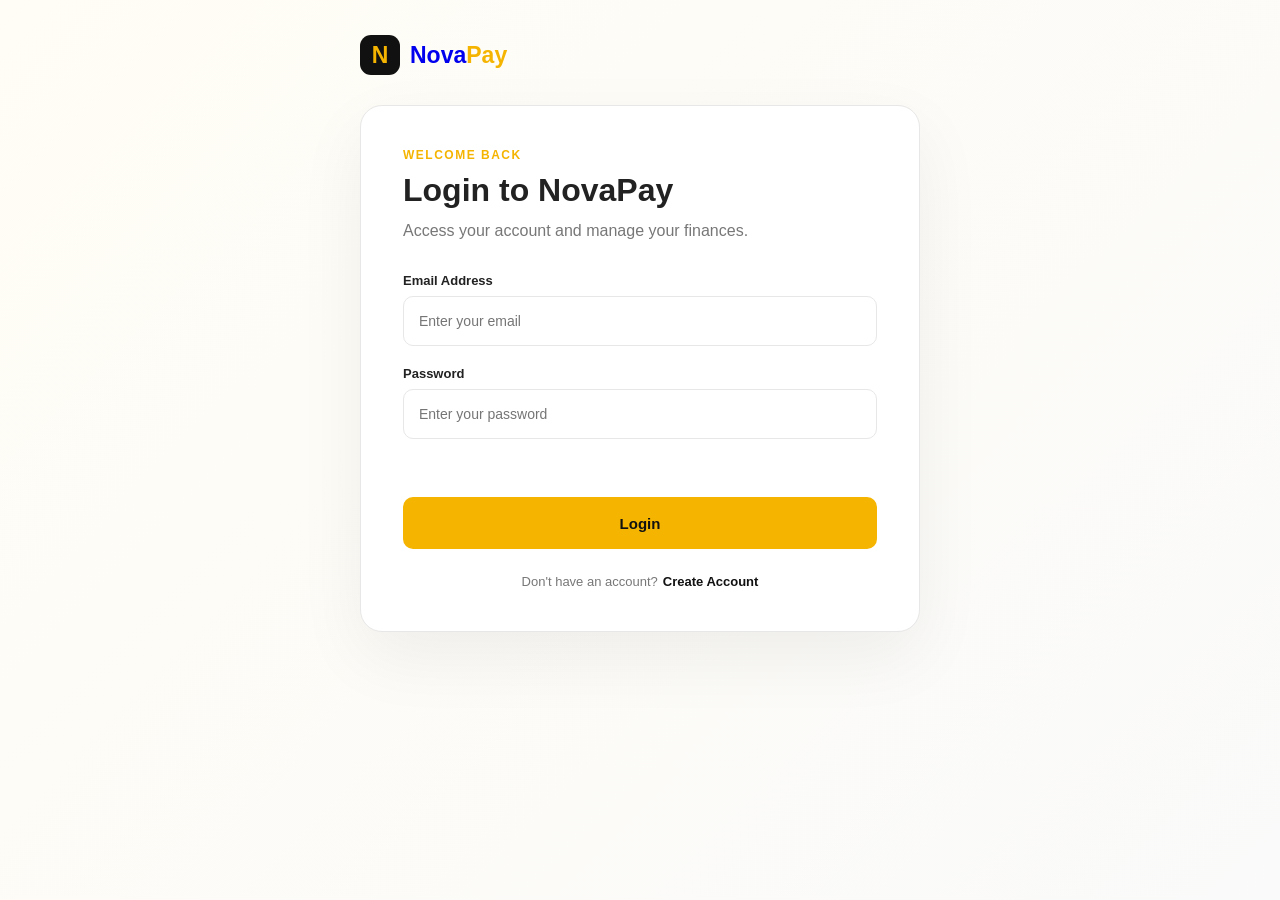
<file: deposits.html>
<!DOCTYPE html>
<html lang="en">

<head>
    <meta charset="UTF-8">
    <meta name="viewport" content="width=device-width, initial-scale=1.0">

    <title>Deposits | NovaPay</title>

    <link rel="stylesheet" href="./css/deposits.css">
</head>

<body>

    <!-- =====================================================
         NAVBAR
    ====================================================== -->

    <header class="topbar">

        <div class="brand">
            <span class="brand-icon">N</span>
            <span>Nova<span>Pay</span></span>
        </div>

        <nav class="nav-links">

            <a href="./dashboard.html">Dashboard</a>

            <a href="./transfers.html">Transfers</a>

            <a href="./transactions.html">Transactions</a>

            <a href="./deposits.html" class="active">
                Deposits
            </a>

            <a href="./cards.html">Cards</a>

            <a href="./bills.html">Bills</a>

            <a href="./loans.html">Loans</a>

        </nav>

        <div class="nav-actions">

            <a href="./profile.html" class="profile-link">
                Profile
            </a>

            <button
                type="button"
                class="logout-btn"
                onclick="logout()"
            >
                Logout
            </button>

        </div>

    </header>


    <!-- =====================================================
         MAIN
    ====================================================== -->

    <main class="page-container">

        <!-- HERO -->

        <section class="page-hero">

            <div>

                <div class="eyebrow">
                    NOVAPAY FUNDING
                </div>

                <h1>
                    Deposit Money
                </h1>

                <p>
                    Add money to your NovaPay account securely.
                </p>

            </div>

            <div class="balance-card">

                <span class="balance-label">
                    Available Balance
                </span>

                <strong id="currentBalance">
                    $0.00
                </strong>

            </div>

        </section>


        <!-- =================================================
             DEPOSIT METHODS
        ================================================== -->

        <section class="section">

            <div class="section-heading">

                <div>
                    <span class="section-label">
                        FUND YOUR ACCOUNT
                    </span>

                    <h2>
                        Choose a deposit method
                    </h2>
                </div>

            </div>


            <div class="deposit-methods">

                <!-- BANK TRANSFER -->

                <button
                    type="button"
                    class="method-card active"
                    data-method="bank"
                >

                    <div class="method-icon">
                        $
                    </div>

                    <div class="method-content">

                        <h3>
                            Bank Transfer
                        </h3>

                        <p>
                            Deposit funds from a supported U.S. bank
                            account.
                        </p>

                        <span class="method-tag">
                            ACH / Domestic Wire
                        </span>

                    </div>

                    <div class="method-check">
                        ✓
                    </div>

                </button>


                <!-- CARD -->

                <button
                    type="button"
                    class="method-card"
                    data-method="card"
                >

                    <div class="method-icon">
                        ◇
                    </div>

                    <div class="method-content">

                        <h3>
                            Debit / Credit Card
                        </h3>

                        <p>
                            Fund your NovaPay account using an
                            eligible payment card.
                        </p>

                        <span class="method-tag">
                            Card Payment
                        </span>

                    </div>

                    <div class="method-check">
                        ✓
                    </div>

                </button>

            </div>

        </section>


        <!-- =================================================
             DEPOSIT FORM
        ================================================== -->

        <section class="section">

            <div class="form-card">

                <div class="form-header">

                    <div>

                        <span class="section-label">
                            DEPOSIT REQUEST
                        </span>

                        <h2 id="formTitle">
                            Bank Transfer Deposit
                        </h2>

                    </div>

                    <span class="secure-badge">
                        Secure
                    </span>

                </div>


                <form id="depositForm">

                    <input
                        type="hidden"
                        id="depositMethod"
                        value="bank"
                    >


                    <!-- AMOUNT -->

                    <div class="form-group">

                        <label for="amount">
                            Deposit Amount
                        </label>

                        <div class="amount-input">

                            <span>
                                $
                            </span>

                            <input
                                type="number"
                                id="amount"
                                name="amount"
                                min="1"
                                step="0.01"
                                placeholder="0.00"
                                required
                            >

                        </div>

                        <small>
                            Enter the amount you want to deposit.
                        </small>

                    </div>


                    <!-- BANK FIELDS -->

                    <div id="bankFields">

                        <div class="form-grid">

                            <div class="form-group">

                                <label for="bankName">
                                    Bank Name
                                </label>

                                <input
                                    type="text"
                                    id="bankName"
                                    placeholder="Enter bank name"
                                >

                            </div>


                            <div class="form-group">

                                <label for="accountHolder">
                                    Account Holder
                                </label>

                                <input
                                    type="text"
                                    id="accountHolder"
                                    placeholder="Account holder name"
                                >

                            </div>

                        </div>


                        <div class="form-grid">

                            <div class="form-group">

                                <label for="accountNumber">
                                    Account Number
                                </label>

                                <input
                                    type="text"
                                    id="accountNumber"
                                    inputmode="numeric"
                                    placeholder="Enter account number"
                                >

                            </div>


                            <div class="form-group">

                                <label for="routingNumber">
                                    Routing Number
                                </label>

                                <input
                                    type="text"
                                    id="routingNumber"
                                    inputmode="numeric"
                                    placeholder="9-digit routing number"
                                    maxlength="9"
                                >

                            </div>

                        </div>


                        <div class="form-group">

                            <label>
                                Transfer Type
                            </label>

                            <div class="radio-group">

                                <label class="radio-option">

                                    <input
                                        type="radio"
                                        name="bankTransferType"
                                        value="ach"
                                        checked
                                    >

                                    <span>
                                        ACH
                                    </span>

                                </label>


                                <label class="radio-option">

                                    <input
                                        type="radio"
                                        name="bankTransferType"
                                        value="wire"
                                    >

                                    <span>
                                        Domestic Wire
                                    </span>

                                </label>

                            </div>

                        </div>

                    </div>


                    <!-- CARD FIELDS -->

                    <div
                        id="cardFields"
                        class="hidden"
                    >

                        <div class="form-group">

                            <label for="cardName">
                                Cardholder Name
                            </label>

                            <input
                                type="text"
                                id="cardName"
                                placeholder="Name on card"
                            >

                        </div>


                        <div class="form-group">

                            <label for="cardNumber">
                                Card Number
                            </label>

                            <input
                                type="text"
                                id="cardNumber"
                                inputmode="numeric"
                                maxlength="19"
                                placeholder="0000 0000 0000 0000"
                            >

                        </div>


                        <div class="form-grid three">

                            <div class="form-group">

                                <label for="expiry">
                                    Expiry
                                </label>

                                <input
                                    type="text"
                                    id="expiry"
                                    maxlength="5"
                                    placeholder="MM/YY"
                                >

                            </div>


                            <div class="form-group">

                                <label for="cvv">
                                    CVV
                                </label>

                                <input
                                    type="password"
                                    id="cvv"
                                    inputmode="numeric"
                                    maxlength="4"
                                    placeholder="CVV"
                                >

                            </div>


                            <div class="form-group">

                                <label for="cardZip">
                                    ZIP Code
                                </label>

                                <input
                                    type="text"
                                    id="cardZip"
                                    placeholder="ZIP"
                                >

                            </div>

                        </div>

                    </div>


                    <!-- DESCRIPTION -->

                    <div class="form-group">

                        <label for="description">
                            Description
                            <span class="optional">
                                Optional
                            </span>
                        </label>

                        <textarea
                            id="description"
                            rows="3"
                            placeholder="Add a note for this deposit..."
                        ></textarea>

                    </div>


                    <!-- NOTICE -->

                    <div class="deposit-notice">

                        <div class="notice-icon">
                            !
                        </div>

                        <div>

                            <strong>
                                Secure deposit processing
                            </strong>

                            <p>
                                Your deposit will only be completed
                                after NovaPay is connected to a verified
                                payment provider.
                            </p>

                        </div>

                    </div>


                    <button
                        type="submit"
                        class="primary-btn"
                    >
                        Continue Deposit
                    </button>

                </form>

            </div>

        </section>


        <!-- =================================================
             DEPOSIT HISTORY
        ================================================== -->

        <section class="section">

            <div class="section-heading">

                <div>

                    <span class="section-label">
                        ACTIVITY
                    </span>

                    <h2>
                        Deposit History
                    </h2>

                </div>

                <button
                    type="button"
                    id="refreshHistory"
                    class="secondary-btn"
                >
                    Refresh
                </button>

            </div>


            <div class="history-card">

                <div class="history-header">

                    <span>
                        Reference
                    </span>

                    <span>
                        Method
                    </span>

                    <span>
                        Amount
                    </span>

                    <span>
                        Status
                    </span>

                    <span>
                        Date
                    </span>

                    <span>
                        Details
                    </span>

                </div>


                <div
                    id="depositHistory"
                    class="history-body"
                >

                    <div class="empty-state">

                        <div class="empty-icon">
                            $
                        </div>

                        <h3>
                            No deposits yet
                        </h3>

                        <p>
                            Your deposit activity will appear here
                            once deposits are connected.
                        </p>

                    </div>

                </div>

            </div>

        </section>

    </main>


    <!-- =====================================================
         REVIEW MODAL
    ====================================================== -->

    <div
        id="reviewModal"
        class="modal hidden"
    >

        <div class="modal-overlay"></div>

        <div class="modal-box">

            <button
                type="button"
                class="modal-close"
                id="closeReviewModal"
            >
                ×
            </button>

            <div class="modal-icon">
                $
            </div>

            <span class="section-label">
                REVIEW DEPOSIT
            </span>

            <h2>
                Confirm deposit request
            </h2>

            <p class="modal-description">
                Review the details below before continuing.
            </p>


            <div class="review-list">

                <div>
                    <span>
                        Method
                    </span>

                    <strong id="reviewMethod">
                        Bank Transfer
                    </strong>
                </div>


                <div>
                    <span>
                        Amount
                    </span>

                    <strong id="reviewAmount">
                        $0.00
                    </strong>
                </div>


                <div>
                    <span>
                        Description
                    </span>

                    <strong id="reviewDescription">
                        —
                    </strong>
                </div>

            </div>


            <div class="modal-warning">

                <strong>
                    Provider connection required
                </strong>

                <p>
                    This request cannot move money yet because
                    the payment provider has not been connected.
                </p>

            </div>


            <div class="modal-actions">

                <button
                    type="button"
                    class="secondary-btn"
                    id="cancelReview"
                >
                    Cancel
                </button>

                <button
                    type="button"
                    class="primary-btn"
                    id="submitDeposit"
                >
                    Submit Deposit Request
                </button>

            </div>

        </div>

    </div>


    <!-- =====================================================
         MESSAGE MODAL
    ====================================================== -->

    <div
        id="messageModal"
        class="modal hidden"
    >

        <div class="modal-overlay"></div>

        <div class="modal-box small">

            <button
                type="button"
                class="modal-close"
                id="closeMessageModal"
            >
                ×
            </button>

            <div
                id="messageIcon"
                class="modal-icon"
            >
                !
            </div>

            <h2 id="messageTitle">
                Deposit Provider
            </h2>

            <p
                id="messageText"
                class="modal-description"
            >
                Deposit processing is not connected yet.
            </p>

            <button
                type="button"
                class="primary-btn"
                id="messageOkay"
            >
                Okay
            </button>

        </div>

    </div>


    <!-- =====================================================
         SCRIPTS
    ====================================================== -->

    <script src="./js/config.js"></script>
    <script src="./js/api.js"></script>
    <script src="./js/app.js"></script>
    <script src="./js/deposits.js"></script>

</body>

</html>
</file>
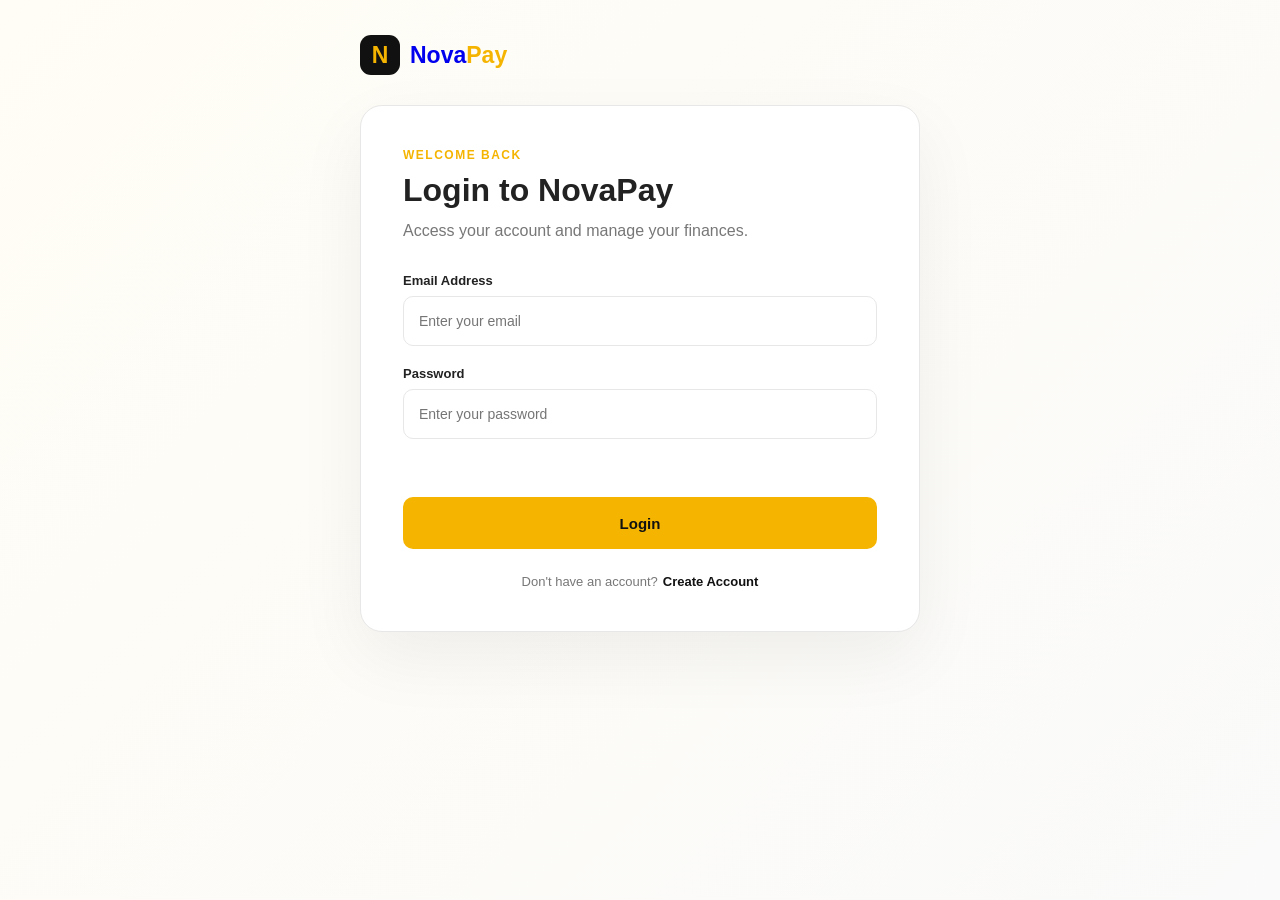
<file: loans.html>
<!DOCTYPE html>
<html lang="en">
<head>
    <meta charset="UTF-8">
    <meta name="viewport" content="width=device-width, initial-scale=1.0">

    <title>Loans | NovaPay</title>

    <link rel="stylesheet" href="./css/dashboard.css">
    <link rel="stylesheet" href="./css/loans.css">
</head>

<body>
    <div class="loan-layout">

        <aside class="loan-sidebar">
            <a href="./dashboard.html" class="loan-brand">
                <span class="brand-icon">N</span>
                <span>Nova<span class="gold-text">Pay</span></span>
            </a>

            <div class="sidebar-profile">
                <div class="avatar" id="sidebarAvatar">N</div>

                <div class="sidebar-profile-info">
                    <strong id="sidebarUserName">NovaPay User</strong>
                    <span id="sidebarUserRole">Customer</span>
                </div>
            </div>

            <nav class="loan-nav">
                <span class="nav-heading">MAIN MENU</span>

                <a href="./dashboard.html" class="nav-link">
                    <span>⌂</span> Dashboard
                </a>

                <a href="./transfers.html" class="nav-link">
                    <span>⇄</span> Transfers
                </a>

                <a href="./transactions.html" class="nav-link">
                    <span>↕</span> Transactions
                </a>

                <a href="./deposits.html" class="nav-link">
                    <span>＋</span> Deposits
                </a>

                <a href="./cards.html" class="nav-link">
                    <span>▣</span> Cards
                </a>

                <a href="./bills.html" class="nav-link">
                    <span>▤</span> Bills
                </a>

                <a href="./loans.html" class="nav-link active">
                    <span>◈</span> Loans
                </a>

                <a href="./profile.html" class="nav-link">
                    <span>◎</span> Profile
                </a>

                <div id="adminNavSection" hidden>
                    <span class="nav-heading admin-heading">ADMINISTRATION</span>

                    <button
                        type="button"
                        id="adminReviewLink"
                        class="nav-link admin-nav-link"
                    >
                        <span>✓</span> Loan Reviews
                    </button>
                </div>
            </nav>

            <button type="button" id="logoutButton" class="logout-button">
                ⇥ Sign Out
            </button>
        </aside>

        <main class="loan-main">

            <header class="loan-topbar">
                <div>
                    <span class="eyebrow">NOVAPAY FINANCIAL SERVICES</span>
                    <h1>Loans</h1>
                </div>

                <button
                    type="button"
                    id="notificationButton"
                    class="notification-button"
                    aria-label="View loan notifications"
                >
                    ♧
                    <span id="notificationCount" class="notification-count">
                        0
                    </span>
                </button>
            </header>

            <section class="loan-hero">
                <div class="hero-copy">
                    <span class="hero-label">PERSONAL FINANCE</span>
                    <h2>Funding your next big move.</h2>
                    <p>
                        Submit a loan application and track its review
                        directly from your NovaPay account.
                    </p>

                    <button
                        type="button"
                        id="startApplicationButton"
                        class="primary-button"
                    >
                        Apply for a loan <span>→</span>
                    </button>
                </div>

                <div class="hero-mark" aria-hidden="true">
                    <div class="hero-circle">
                        <span>NP</span>
                    </div>
                    <div class="hero-orbit orbit-one"></div>
                    <div class="hero-orbit orbit-two"></div>
                </div>
            </section>

            <section class="loan-stats">
                <article class="stat-card">
                    <span>Total applications</span>
                    <strong id="totalApplications">0</strong>
                    <small>Applications submitted</small>
                </article>

                <article class="stat-card">
                    <span>Pending review</span>
                    <strong id="pendingApplications">0</strong>
                    <small>Awaiting a decision</small>
                </article>

                <article class="stat-card">
                    <span>Approved</span>
                    <strong id="approvedApplications">0</strong>
                    <small>Applications approved</small>
                </article>
            </section>

            <section class="loan-panel" id="applicationPanel">
                <div class="section-heading">
                    <div>
                        <span class="eyebrow">GET STARTED</span>
                        <h2>Loan application</h2>
                        <p>Provide accurate information for review.</p>
                    </div>
                </div>

                <div id="loanFormMessage" class="form-message" hidden></div>

                <form id="loanApplicationForm">
                    <div class="form-grid">

                        <div class="field">
                            <label for="loanFullName">Full name</label>
                            <input
                                id="loanFullName"
                                name="full_name"
                                type="text"
                                autocomplete="name"
                                maxlength="150"
                                required
                            >
                        </div>

                        <div class="field">
                            <label for="loanEmail">Email address</label>
                            <input
                                id="loanEmail"
                                name="email"
                                type="email"
                                autocomplete="email"
                                maxlength="254"
                                required
                            >
                        </div>

                        <div class="field">
                            <label for="loanPhone">Phone number</label>
                            <input
                                id="loanPhone"
                                name="phone"
                                type="tel"
                                autocomplete="tel"
                                maxlength="40"
                                required
                            >
                        </div>

                        <div class="field">
                            <label for="loanCountry">Country of residence</label>
                            <select id="loanCountry" name="country" required>
                                <option value="">Select country</option>
                                <option value="United States">United States</option>
                                <option value="United Kingdom">United Kingdom</option>
                                <option value="Canada">Canada</option>
                                <option value="Australia">Australia</option>
                                <option value="New Zealand">New Zealand</option>
                                <option value="Ireland">Ireland</option>
                                <option value="Germany">Germany</option>
                                <option value="France">France</option>
                                <option value="Netherlands">Netherlands</option>
                                <option value="Spain">Spain</option>
                                <option value="Italy">Italy</option>
                                <option value="Portugal">Portugal</option>
                                <option value="Belgium">Belgium</option>
                                <option value="Austria">Austria</option>
                                <option value="Sweden">Sweden</option>
                                <option value="Denmark">Denmark</option>
                                <option value="Finland">Finland</option>
                                <option value="Norway">Norway</option>
                                <option value="Switzerland">Switzerland</option>
                                <option value="Other">Other</option>
                            </select>
                        </div>

                        <div class="field full-width">
                            <label for="loanAddress">Residential address</label>
                            <input
                                id="loanAddress"
                                name="residential_address"
                                type="text"
                                autocomplete="street-address"
                                maxlength="300"
                                required
                            >
                        </div>

                        <div class="field">
                            <label for="loanEmployment">Employment status</label>
                            <select
                                id="loanEmployment"
                                name="employment_status"
                                required
                            >
                                <option value="">Select status</option>
                                <option value="Employed">Employed</option>
                                <option value="Self-employed">Self-employed</option>
                                <option value="Business owner">Business owner</option>
                                <option value="Contractor">Contractor</option>
                                <option value="Student">Student</option>
                                <option value="Unemployed">Unemployed</option>
                                <option value="Retired">Retired</option>
                            </select>
                        </div>

                        <div class="field">
                            <label for="loanIncome">Monthly income</label>
                            <input
                                id="loanIncome"
                                name="monthly_income"
                                type="number"
                                min="0.01"
                                step="0.01"
                                required
                            >
                        </div>

                        <div class="field">
                            <label for="loanAmount">Requested amount</label>
                            <input
                                id="loanAmount"
                                name="requested_amount"
                                type="number"
                                min="0.01"
                                step="0.01"
                                required
                            >
                        </div>

                        <div class="field">
                            <label for="loanCurrency">Currency</label>
                            <select id="loanCurrency" name="currency" required>
                                <option value="USD">USD — US Dollar</option>
                                <option value="EUR">EUR — Euro</option>
                                <option value="GBP">GBP — British Pound</option>
                                <option value="CAD">CAD — Canadian Dollar</option>
                                <option value="AUD">AUD — Australian Dollar</option>
                            </select>
                        </div>

                        <div class="field">
                            <label for="loanTerm">Requested repayment term</label>
                            <select id="loanTerm" name="term_months" required>
                                <option value="">Select term</option>
                                <option value="3">3 months</option>
                                <option value="6">6 months</option>
                                <option value="12">12 months</option>
                                <option value="18">18 months</option>
                                <option value="24">24 months</option>
                                <option value="36">36 months</option>
                                <option value="48">48 months</option>
                                <option value="60">60 months</option>
                            </select>
                        </div>

                        <div class="field full-width">
                            <label for="loanPurpose">Purpose of loan</label>
                            <textarea
                                id="loanPurpose"
                                name="loan_purpose"
                                rows="4"
                                maxlength="2000"
                                placeholder="Explain how you intend to use the funds."
                                required
                            ></textarea>
                        </div>

                    </div>

                    <label class="consent-row">
                        <input type="checkbox" id="loanAccuracyConsent" required>
                        <span>
                            I confirm that the information provided is accurate
                            to the best of my knowledge.
                        </span>
                    </label>

                    <label class="consent-row">
                        <input type="checkbox" id="loanReviewConsent" required>
                        <span>
                            I understand that submission is not a guarantee of
                            approval and that an administrator must review my
                            application.
                        </span>
                    </label>

                    <button
                        type="submit"
                        id="submitLoanButton"
                        class="primary-button submit-button"
                    >
                        Submit application <span>→</span>
                    </button>
                </form>
            </section>

            <section class="loan-panel">
                <div class="section-heading">
                    <div>
                        <span class="eyebrow">APPLICATION HISTORY</span>
                        <h2>My applications</h2>
                        <p>Check the current status of each application.</p>
                    </div>
                </div>

                <div id="loanList" class="loan-list">
                    <p class="empty-state">Loading applications...</p>
                </div>
            </section>

            <section class="loan-panel" id="adminReviewPanel" hidden>
                <div class="section-heading">
                    <div>
                        <span class="eyebrow">ADMINISTRATION</span>
                        <h2>Loan review queue</h2>
                        <p>
                            Review submitted applications and record decisions.
                        </p>
                    </div>
                </div>

                <div id="adminLoanMessage" class="form-message" hidden></div>

                <div id="adminLoanList" class="admin-loan-list">
                    <p class="empty-state">Loading review queue...</p>
                </div>
            </section>

            <section class="loan-panel" id="notificationsPanel">
                <div class="section-heading">
                    <div>
                        <span class="eyebrow">ACCOUNT UPDATES</span>
                        <h2>Loan notifications</h2>
                        <p>Updates about your submitted applications.</p>
                    </div>
                </div>

                <div id="loanNotifications" class="notification-list">
                    <p class="empty-state">Loading notifications...</p>
                </div>
            </section>

            <footer class="loan-footer">
                <span>NovaPay</span>
                <span>Loan applications are subject to review.</span>
            </footer>

        </main>
    </div>

    <script src="./js/config.js"></script>
    <script src="./js/app.js"></script>
    <script src="./js/api.js"></script>
    <script src="./js/loans.js"></script>
</body>
</html>
</file>
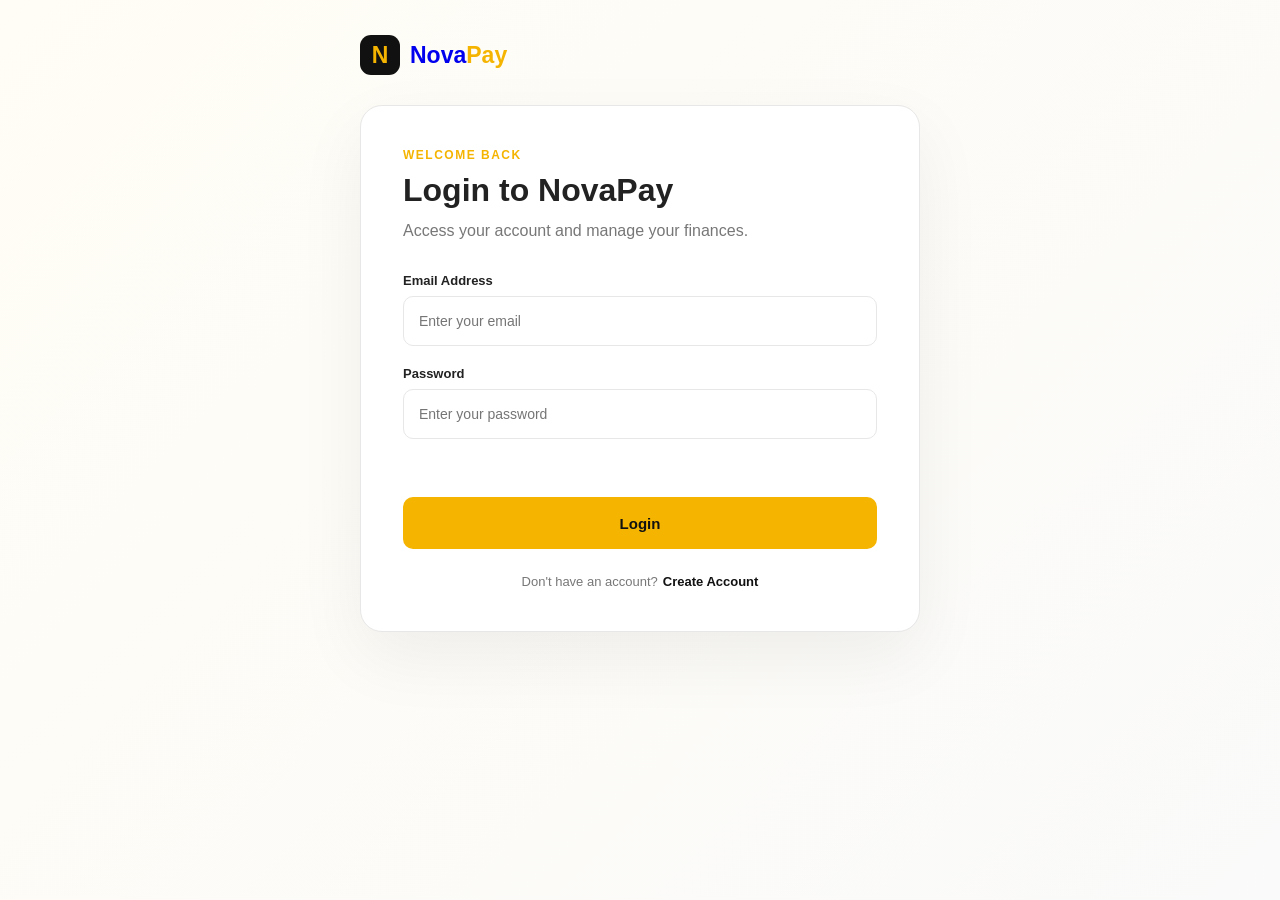
<file: login.html>
<!DOCTYPE html>
<html lang="en">

<head>

  <meta charset="UTF-8">

  <meta
    name="viewport"
    content="width=device-width, initial-scale=1.0"
  >

  <title>Login | NovaPay</title>

  <link
    rel="stylesheet"
    href="./css/auth.css"
  >

</head>

<body>


<div class="auth-page">


  <div class="auth-brand">

    <a href="./index.html">

      <span class="brand-icon">
        N
      </span>

      <span>
        Nova<span>Pay</span>
      </span>

    </a>

  </div>



  <div class="auth-card">


    <div class="auth-heading">

      <p class="eyebrow">
        WELCOME BACK
      </p>

      <h1>
        Login to NovaPay
      </h1>

      <p>
        Access your account and manage your finances.
      </p>

    </div>



    <form id="loginForm">


      <div class="form-group">

        <label for="email">
          Email Address
        </label>

        <input
          type="email"
          id="email"
          name="email"
          placeholder="Enter your email"
          autocomplete="email"
          required
        >

      </div>



      <div class="form-group">

        <label for="password">
          Password
        </label>

        <input
          type="password"
          id="password"
          name="password"
          placeholder="Enter your password"
          autocomplete="current-password"
          required
        >

      </div>



      <div
        id="loginMessage"
        class="form-message"
      ></div>



      <button
        type="submit"
        class="auth-button"
      >
        Login
      </button>


    </form>



    <div class="auth-footer">

      <span>
        Don't have an account?
      </span>

      <a href="./register.html">
        Create Account
      </a>

    </div>


  </div>

</div>



<script src="./js/config.js"></script>
<script src="./js/app.js"></script>
<script src="./js/api.js"></script>
<script src="./js/auth.js"></script>

</body>

</html>
</file>
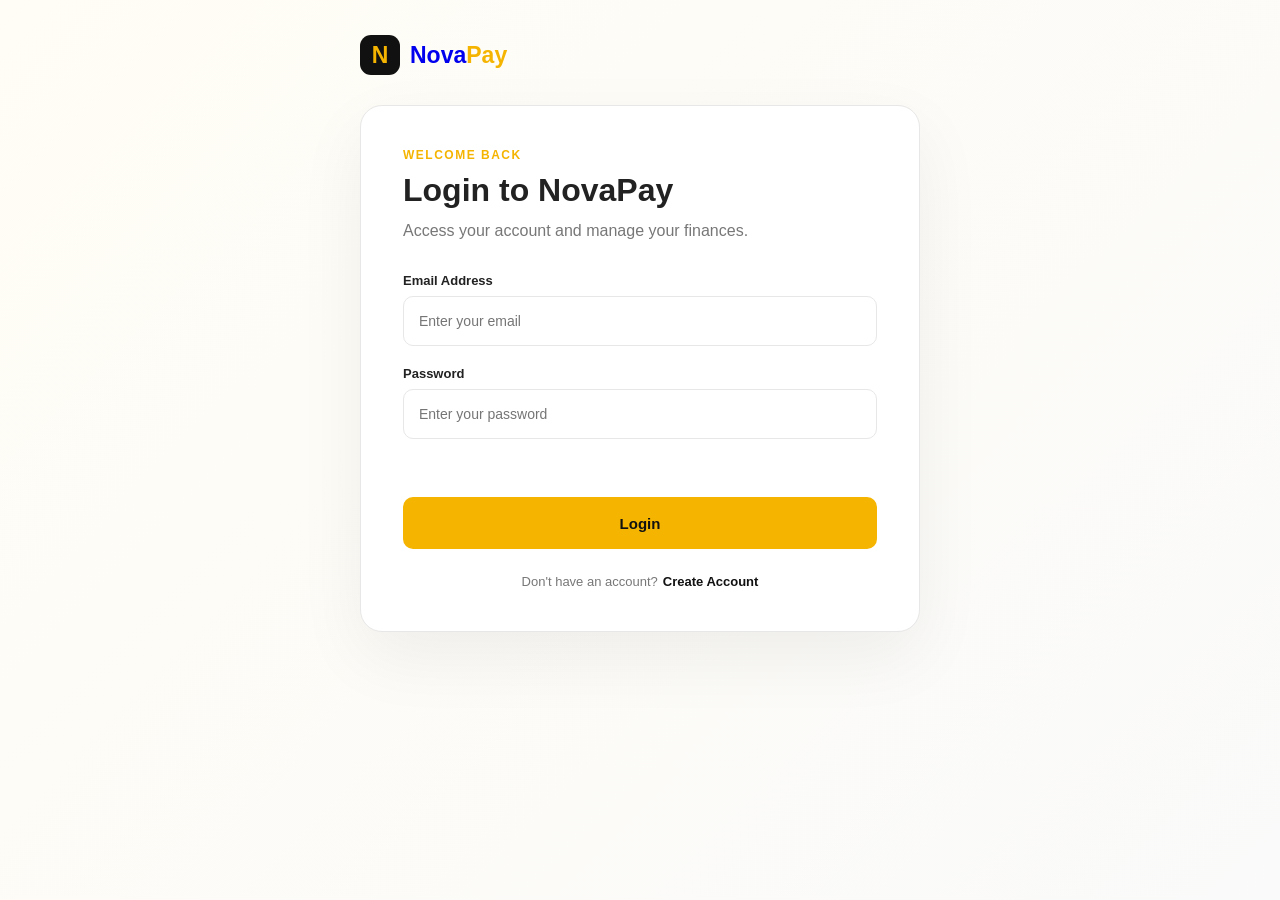
<file: profile.html>
<!DOCTYPE html>
<html lang="en">
<head>
    <meta charset="UTF-8">
    <meta name="viewport" content="width=device-width, initial-scale=1.0">

    <title>My Profile | NovaPay</title>

    <link rel="stylesheet" href="./css/dashboard.css">
    <link rel="stylesheet" href="./css/profile.css">
</head>

<body>

    <div class="sidebar-overlay" id="sidebarOverlay"></div>

    <aside class="sidebar" id="sidebar">

        <div class="sidebar-top">

            <a href="./dashboard.html" class="logo">
                <span class="logo-icon">N</span>
                <span class="logo-text">Nova<span>Pay</span></span>
            </a>

            <button
                class="sidebar-close"
                id="sidebarClose"
                type="button"
                aria-label="Close sidebar"
            >
                ×
            </button>

        </div>

        <div class="nav-section">

            <p class="nav-title">MAIN</p>

            <a href="./dashboard.html" class="nav-link">
                <span class="nav-icon">
                    <svg viewBox="0 0 24 24">
                        <path d="M3 13h8V3H3v10Zm0 8h8v-6H3v6Zm10 0h8V11h-8v10Zm0-18v6h8V3h-8Z"/>
                    </svg>
                </span>
                <span>Dashboard</span>
            </a>

            <a href="./transfers.html" class="nav-link">
                <span class="nav-icon">
                    <svg viewBox="0 0 24 24">
                        <path d="M4 7h13.2l-2.6-2.6L16 3l5 5-5 5-1.4-1.4L17.2 9H4V7Zm16 10H6.8l2.6 2.6L8 21l-5-5 5-5 1.4 1.4L6.8 15H20v2Z"/>
                    </svg>
                </span>
                <span>Transfers</span>
            </a>

            <a href="./transactions.html" class="nav-link">
                <span class="nav-icon">
                    <svg viewBox="0 0 24 24">
                        <path d="M4 4h16v2H4V4Zm0 7h16v2H4v-2Zm0 7h16v2H4v-2Z"/>
                    </svg>
                </span>
                <span>Transactions</span>
            </a>

        </div>

        <div class="nav-section">

            <p class="nav-title">FINANCE</p>

            <a href="./deposits.html" class="nav-link">
                <span class="nav-icon">
                    <svg viewBox="0 0 24 24">
                        <path d="M12 3v12m0 0 4-4m-4 4-4-4M5 19h14v2H5v-2Z"/>
                    </svg>
                </span>
                <span>Deposits</span>
            </a>

            <a href="./cards.html" class="nav-link">
                <span class="nav-icon">
                    <svg viewBox="0 0 24 24">
                        <path d="M3 5h18v14H3V5Zm2 3v2h14V8H5Zm0 6v2h6v-2H5Z"/>
                    </svg>
                </span>
                <span>Cards</span>
            </a>

            <a href="./bills.html" class="nav-link">
                <span class="nav-icon">
                    <svg viewBox="0 0 24 24">
                        <path d="M6 2h12v20l-6-3-6 3V2Zm2 4v2h8V6H8Zm0 4v2h8v-2H8Z"/>
                    </svg>
                </span>
                <span>Bills</span>
            </a>

            <a href="./loans.html" class="nav-link">
                <span class="nav-icon">
                    <svg viewBox="0 0 24 24">
                        <path d="M12 2a10 10 0 1 0 0 20 10 10 0 0 0 0-20Zm1 15h-2v-2h2v2Zm2.1-7.6c-.3.5-.8.9-1.5 1.4-.7.5-1.1.8-1.3 1.1-.2.3-.3.7-.3 1.1h-2c0-.8.2-1.4.5-1.9.3-.5.8-.9 1.5-1.4.6-.4 1-.8 1.2-1.1.2-.4.3-.6.3-1 0-.4-.1-.8-.4-1-.3-.3-.7-.4-1.2-.4-1 0-1.6.5-1.8 1.5l-2-.5c.2-.9.6-1.6 1.3-2.1.7-.5 1.5-.8 2.6-.8 1.1 0 2 .3 2.7.9.7.6 1 1.4 1 2.4 0 .7-.2 1.3-.6 1.8Z"/>
                    </svg>
                </span>
                <span>Loans</span>
            </a>

        </div>

        <div class="nav-section">

            <p class="nav-title">ACCOUNT</p>

            <a href="./profile.html" class="nav-link active">
                <span class="nav-icon">
                    <svg viewBox="0 0 24 24">
                        <path d="M12 12a5 5 0 1 0 0-10 5 5 0 0 0 0 10Zm0 2c-4.4 0-8 2.2-8 5v3h16v-3c0-2.8-3.6-5-8-5Z"/>
                    </svg>
                </span>
                <span>Profile</span>
            </a>

            <a href="./settings.html" class="nav-link">
                <span class="nav-icon">
                    <svg viewBox="0 0 24 24">
                        <path d="M19.4 13a7.8 7.8 0 0 0 0-2l2-1.5-2-3.4-2.4 1a8 8 0 0 0-1.7-1L15 3h-4l-.4 3.1a8 8 0 0 0-1.7 1l-2.4-1-2 3.4 2 1.5a7.8 7.8 0 0 0 0 2l-2 1.5 2 3.4 2.4-1a8 8 0 0 0 1.7 1L11 21h4l.4-3.1a8 8 0 0 0 1.7-1l2.4 1 2.4-3.4-2-1.5ZM13 15.5A3.5 3.5 0 1 1 13 8a3.5 3.5 0 0 1 0 7.5Z"/>
                    </svg>
                </span>
                <span>Settings</span>
            </a>

        </div>

        <div class="sidebar-bottom">

            <div class="sidebar-user-mini">

                <div class="mini-avatar" id="sidebarAvatar">
                    N
                </div>

                <div class="mini-user-info">
                    <strong id="sidebarUserName">Loading...</strong>
                    <span id="sidebarUserRole">NovaPay User</span>
                </div>

            </div>

            <button
                class="logout-btn"
                id="logoutButton"
                type="button"
            >
                <span class="nav-icon">
                    <svg viewBox="0 0 24 24">
                        <path d="M10 17v2H5V5h5v2H7v10h3Zm4-12 5 5-5 5v-3h-5v-4h5V5Z"/>
                    </svg>
                </span>
                <span>Logout</span>
            </button>

        </div>

    </aside>

    <main class="main-content">

        <header class="top-header">

            <div class="header-left">

                <button
                    class="menu-button"
                    id="menuButton"
                    type="button"
                    aria-label="Open menu"
                >
                    <span></span>
                    <span></span>
                    <span></span>
                </button>

                <div class="page-heading">
                    <span class="small-heading">ACCOUNT SETTINGS</span>
                    <h1>My Profile</h1>
                </div>

            </div>

            <div class="header-right">

                <div class="top-profile">

                    <div class="top-profile-image-wrap">

                        <img
                            id="topProfileImage"
                            class="top-profile-image"
                            src=""
                            alt="Profile picture"
                        >

                        <div
                            id="topProfileFallback"
                            class="top-profile-fallback"
                        >
                            N
                        </div>

                    </div>

                    <div class="top-profile-details">
                        <strong id="topUserName">Loading...</strong>
                        <span id="topUserEmail"></span>
                    </div>

                </div>

            </div>

        </header>

        <section class="profile-page">

            <div class="profile-page-heading">

                <div>
                    <span class="profile-eyebrow">ACCOUNT SETTINGS</span>
                    <h2>Personal profile</h2>
                    <p>Keep your NovaPay account information up to date.</p>
                </div>

                <span class="profile-status">
                    <span></span>
                    Account profile
                </span>

            </div>

            <div class="profile-grid">

                <section class="profile-card photo-card">

                    <div class="card-heading">
                        <div>
                            <h3>Profile picture</h3>
                            <p>Choose a clear photo of yourself.</p>
                        </div>
                    </div>

                    <div class="photo-preview">

                        <img
                            id="profilePhotoPreview"
                            alt="Your profile picture"
                            hidden
                        >

                        <span id="profilePhotoFallback">N</span>

                    </div>

                    <h4 id="photoDisplayName">Your profile</h4>

                    <p class="photo-help">
                        JPG, PNG or WebP. Maximum 5 MB.
                    </p>

                    <input
                        type="file"
                        id="profilePhotoInput"
                        accept="image/jpeg,image/png,image/webp"
                        hidden
                    >

                    <button
                        type="button"
                        class="button-secondary"
                        id="choosePhotoButton"
                    >
                        Choose photo
                    </button>

                    <button
                        type="button"
                        class="button-primary photo-upload-button"
                        id="uploadPhotoButton"
                        disabled
                    >
                        Upload picture
                    </button>

                    <p
                        class="profile-message"
                        id="photoMessage"
                        role="status"
                        aria-live="polite"
                    ></p>

                </section>

                <section class="profile-card details-card">

                    <div class="card-heading">
                        <div>
                            <h3>Personal information</h3>
                            <p>Update the details associated with your account.</p>
                        </div>
                    </div>

                    <form id="profileForm">

                        <div class="profile-form-grid">

                            <div class="form-field">
                                <label for="fullName">Full name</label>
                                <input
                                    id="fullName"
                                    name="full_name"
                                    type="text"
                                    autocomplete="name"
                                    placeholder="Enter your full name"
                                    required
                                    maxlength="100"
                                >
                            </div>

                            <div class="form-field">
                                <label for="email">Email address</label>
                                <input
                                    id="email"
                                    name="email"
                                    type="email"
                                    autocomplete="email"
                                    placeholder="Enter your email"
                                    required
                                    maxlength="254"
                                >
                            </div>

                            <div class="form-field">
                                <label for="phone">Phone number</label>
                                <input
                                    id="phone"
                                    name="phone"
                                    type="tel"
                                    autocomplete="tel"
                                    placeholder="Enter your phone number"
                                    required
                                    maxlength="30"
                                >
                            </div>

                            <div class="form-field">
                                <label for="accountNumber">Account number</label>
                                <input
                                    id="accountNumber"
                                    name="account_number"
                                    type="text"
                                    readonly
                                    aria-describedby="accountNumberHelp"
                                >
                                <small id="accountNumberHelp">
                                    Your account number cannot be changed here.
                                </small>
                            </div>

                        </div>

                        <div class="profile-form-footer">

                            <p
                                class="profile-message"
                                id="profileMessage"
                                role="status"
                                aria-live="polite"
                            ></p>

                            <button
                                type="submit"
                                class="button-primary"
                                id="saveProfileButton"
                            >
                                Save changes
                            </button>

                        </div>

                    </form>

                </section>

            </div>

            <p class="profile-security-note">
                <span>🔒</span>
                Your profile changes are saved to your NovaPay account.
            </p>

        </section>

    </main>

    <script src="./js/config.js"></script>
    <script src="./js/app.js"></script>
    <script src="./js/api.js"></script>
    <script src="./js/profile.js"></script>

</body>
</html>
</file>
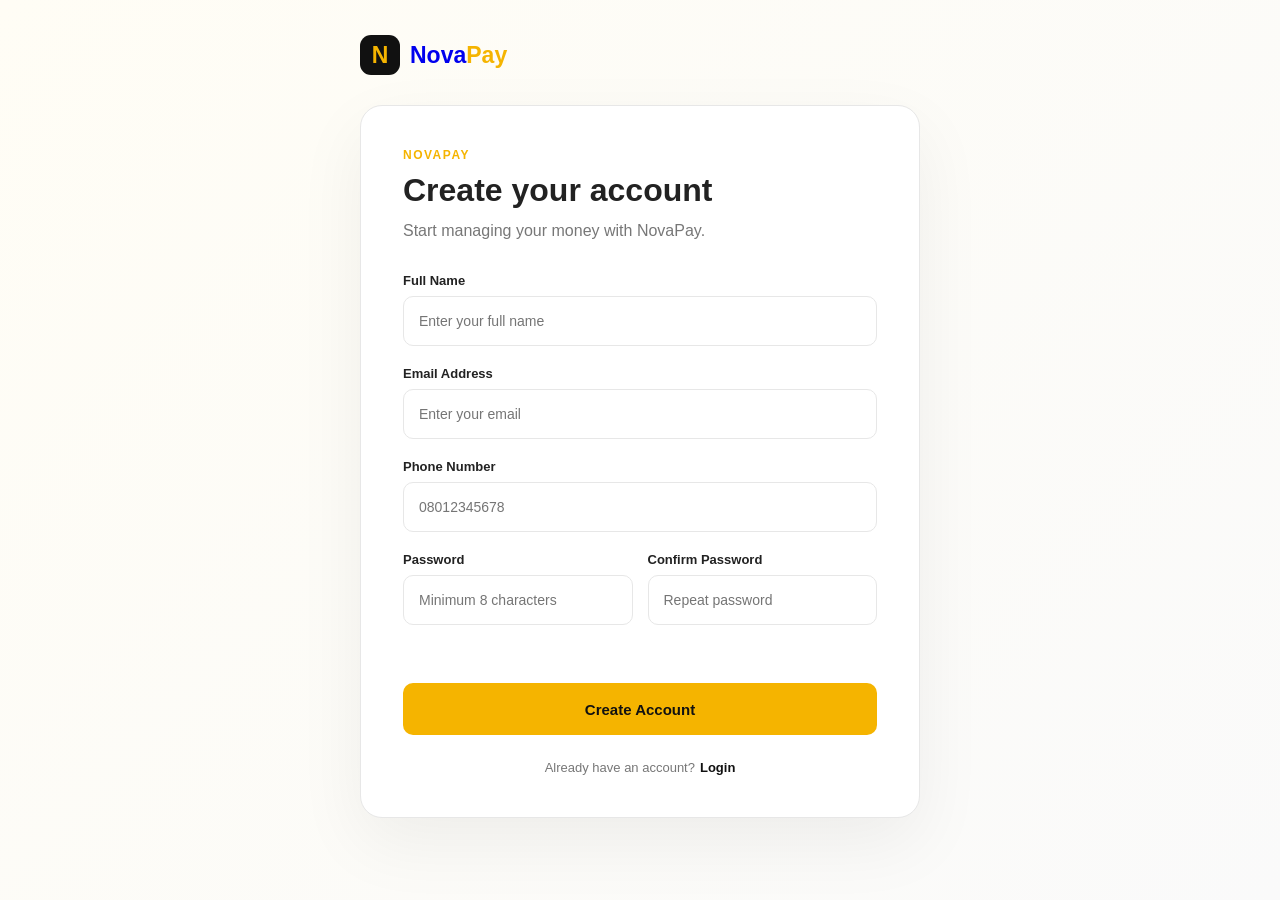
<file: register.html>
<!DOCTYPE html>
<html lang="en">

<head>

  <meta charset="UTF-8">

  <meta
    name="viewport"
    content="width=device-width, initial-scale=1.0"
  >

  <title>Create Account | NovaPay</title>

  <link
    rel="stylesheet"
    href="./css/auth.css"
  >

</head>

<body>


<div class="auth-page">


  <div class="auth-brand">

    <a href="./index.html">

      <span class="brand-icon">
        N
      </span>

      <span>
        Nova<span>Pay</span>
      </span>

    </a>

  </div>



  <div class="auth-card">


    <div class="auth-heading">

      <p class="eyebrow">
        NOVAPAY
      </p>

      <h1>
        Create your account
      </h1>

      <p>
        Start managing your money with NovaPay.
      </p>

    </div>



    <form id="registerForm">


      <div class="form-group">

        <label for="fullName">
          Full Name
        </label>

        <input
          type="text"
          id="fullName"
          name="full_name"
          placeholder="Enter your full name"
          autocomplete="name"
          required
        >

      </div>



      <div class="form-group">

        <label for="email">
          Email Address
        </label>

        <input
          type="email"
          id="email"
          name="email"
          placeholder="Enter your email"
          autocomplete="email"
          required
        >

      </div>



      <div class="form-group">

        <label for="phone">
          Phone Number
        </label>

        <input
          type="tel"
          id="phone"
          name="phone"
          placeholder="08012345678"
          autocomplete="tel"
          required
        >

      </div>



      <div class="form-row">

        <div class="form-group">

          <label for="password">
            Password
          </label>

          <input
            type="password"
            id="password"
            name="password"
            placeholder="Minimum 8 characters"
            autocomplete="new-password"
            required
          >

        </div>


        <div class="form-group">

          <label for="confirmPassword">
            Confirm Password
          </label>

          <input
            type="password"
            id="confirmPassword"
            name="confirm_password"
            placeholder="Repeat password"
            autocomplete="new-password"
            required
          >

        </div>

      </div>



      <div
        id="registerMessage"
        class="form-message"
      ></div>



      <button
        type="submit"
        class="auth-button"
      >
        Create Account
      </button>


    </form>



    <div class="auth-footer">

      <span>
        Already have an account?
      </span>

      <a href="./login.html">
        Login
      </a>

    </div>


  </div>

</div>



<script src="./js/config.js"></script>
<script src="./js/app.js"></script>
<script src="./js/api.js"></script>
<script src="./js/auth.js"></script>

</body>

</html>
</file>
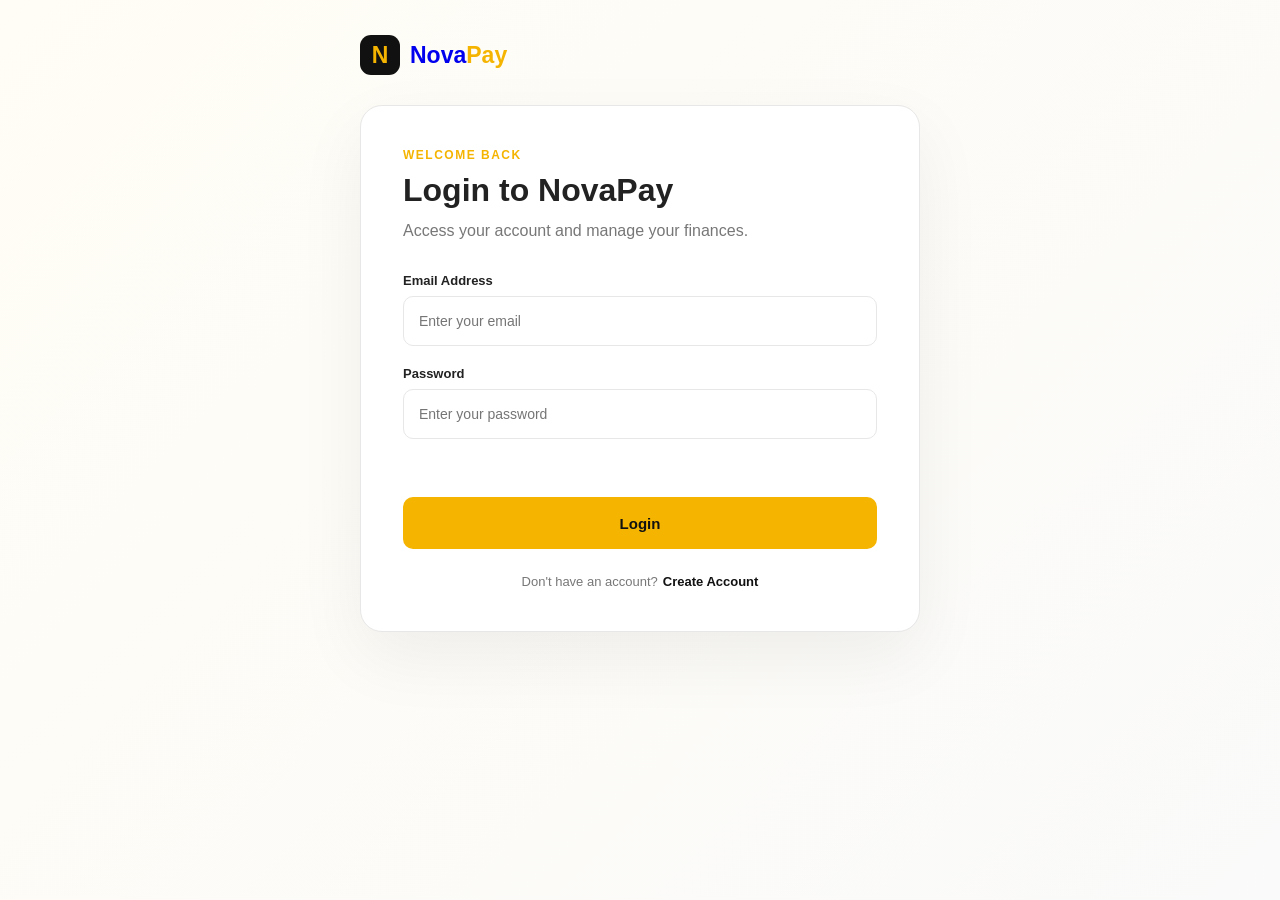
<file: transactions.html>
<!DOCTYPE html>
<html lang="en">
<head>
    <meta charset="UTF-8">
    <meta
        name="viewport"
        content="width=device-width, initial-scale=1.0"
    >

    <title>Transactions | NovaPay</title>

    <link
        rel="stylesheet"
        href="./css/transactions.css"
    >
</head>

<body>

    <!-- =====================================================
         NAVBAR
    ====================================================== -->

    <header class="topbar">

        <div class="brand">
            <span class="brand-icon">N</span>
            <span>Nova<span>Pay</span></span>
        </div>

        <nav class="main-nav">

            <a href="./dashboard.html">
                Dashboard
            </a>

            <a href="./transfers.html">
                Transfers
            </a>

            <a
                href="./transactions.html"
                class="active"
            >
                Transactions
            </a>

            <a href="./deposits.html">
                Deposits
            </a>

            <a href="./cards.html">
                Cards
            </a>

            <a href="./bills.html">
                Bills
            </a>

            <a href="./loans.html">
                Loans
            </a>

        </nav>

        <div class="nav-actions">

            <a
                href="./profile.html"
                class="profile-link"
            >
                Profile
            </a>

            <button
                type="button"
                class="logout-btn"
                onclick="logout()"
            >
                Logout
            </button>

        </div>

    </header>


    <!-- =====================================================
         PAGE
    ====================================================== -->

    <main class="page-container">

        <!-- PAGE HEADER -->

        <section class="page-header">

            <div>

                <span class="eyebrow">
                    NOVAPAY ACCOUNT
                </span>

                <h1>
                    Transactions
                </h1>

                <p>
                    View and manage your complete transaction history.
                </p>

            </div>

            <a
                href="./transfers.html"
                class="primary-btn"
            >
                <span>＋</span>
                New Transfer
            </a>

        </section>


        <!-- =================================================
             SUMMARY CARDS
        ================================================== -->

        <section class="summary-grid">

            <article class="summary-card">

                <div class="summary-icon">
                    $
                </div>

                <div>

                    <span class="summary-label">
                        Total Transactions
                    </span>

                    <strong id="totalTransactions">
                        0
                    </strong>

                </div>

            </article>


            <article class="summary-card">

                <div class="summary-icon sent">
                    ↑
                </div>

                <div>

                    <span class="summary-label">
                        Money Sent
                    </span>

                    <strong id="totalSent">
                        $0.00
                    </strong>

                </div>

            </article>


            <article class="summary-card">

                <div class="summary-icon received">
                    ↓
                </div>

                <div>

                    <span class="summary-label">
                        Money Received
                    </span>

                    <strong id="totalReceived">
                        $0.00
                    </strong>

                </div>

            </article>


            <article class="summary-card">

                <div class="summary-icon pending">
                    ◷
                </div>

                <div>

                    <span class="summary-label">
                        Pending
                    </span>

                    <strong id="totalPending">
                        0
                    </strong>

                </div>

            </article>

        </section>


        <!-- =================================================
             TRANSACTION PANEL
        ================================================== -->

        <section class="transactions-panel">

            <div class="panel-header">

                <div>

                    <h2>
                        Transaction History
                    </h2>

                    <p>
                        Your latest account activity
                    </p>

                </div>

                <button
                    type="button"
                    id="refreshBtn"
                    class="refresh-btn"
                >
                    ↻ Refresh
                </button>

            </div>


            <!-- FILTERS -->

            <div class="filters">

                <div class="search-box">

                    <span>⌕</span>

                    <input
                        type="search"
                        id="searchInput"
                        placeholder="Search transactions..."
                        autocomplete="off"
                    >

                </div>


                <select id="statusFilter">

                    <option value="all">
                        All Statuses
                    </option>

                    <option value="completed">
                        Completed
                    </option>

                    <option value="pending">
                        Pending
                    </option>

                    <option value="rejected">
                        Declined
                    </option>

                </select>


                <select id="directionFilter">

                    <option value="all">
                        All Transactions
                    </option>

                    <option value="outgoing">
                        Money Sent
                    </option>

                    <option value="incoming">
                        Money Received
                    </option>

                </select>


                <select id="typeFilter">

                    <option value="all">
                        All Types
                    </option>

                    <option value="novapay">
                        NovaPay
                    </option>

                    <option value="us_domestic">
                        U.S. Domestic
                    </option>

                    <option value="international">
                        International
                    </option>

                </select>

            </div>


            <!-- =================================================
                 TABLE
            ================================================== -->

            <div class="table-wrapper">

                <table>

                    <thead>

                        <tr>

                            <th>
                                Transaction
                            </th>

                            <th>
                                Recipient / Sender
                            </th>

                            <th>
                                Type
                            </th>

                            <th>
                                Amount
                            </th>

                            <th>
                                Status
                            </th>

                            <th>
                                Date
                            </th>

                            <th>
                                Action
                            </th>

                        </tr>

                    </thead>

                    <tbody id="transactionsBody">

                        <tr>

                            <td
                                colspan="7"
                                class="loading-cell"
                            >
                                <div class="loader"></div>

                                Loading transactions...

                            </td>

                        </tr>

                    </tbody>

                </table>

            </div>


            <!-- EMPTY STATE -->

            <div
                id="emptyState"
                class="empty-state hidden"
            >

                <div class="empty-icon">
                    $
                </div>

                <h3>
                    No transactions found
                </h3>

                <p>
                    Your transactions will appear here once you make or receive a payment.
                </p>

                <a
                    href="./transfers.html"
                    class="primary-btn"
                >
                    Make a Transfer
                </a>

            </div>


            <!-- MOBILE TRANSACTIONS -->

            <div
                id="mobileTransactions"
                class="mobile-transactions"
            >
            </div>

        </section>

    </main>


    <!-- =====================================================
         RECEIPT MODAL
    ====================================================== -->

    <div
        id="receiptModal"
        class="modal hidden"
    >

        <div class="modal-overlay"></div>

        <div class="receipt-modal">

            <button
                type="button"
                id="closeReceipt"
                class="close-modal"
            >
                ×
            </button>


            <div class="receipt-header">

                <div class="receipt-brand">
                    <span class="brand-icon">N</span>
                    <strong>
                        Nova<span>Pay</span>
                    </strong>
                </div>

                <div
                    id="receiptStatus"
                    class="receipt-status"
                >
                    COMPLETED
                </div>

            </div>


            <div class="receipt-title">

                <span>
                    TRANSACTION RECEIPT
                </span>

                <h2 id="receiptAmount">
                    $0.00
                </h2>

            </div>


            <div class="receipt-reference">

                <span>
                    Transfer Reference
                </span>

                <strong id="receiptReference">
                    —
                </strong>

            </div>


            <div class="receipt-details">

                <div class="receipt-row">

                    <span>
                        Transaction Type
                    </span>

                    <strong id="receiptType">
                        —
                    </strong>

                </div>


                <div class="receipt-row">

                    <span>
                        Recipient / Sender
                    </span>

                    <strong id="receiptPerson">
                        —
                    </strong>

                </div>


                <div class="receipt-row">

                    <span>
                        Bank
                    </span>

                    <strong id="receiptBank">
                        —
                    </strong>

                </div>


                <div class="receipt-row">

                    <span>
                        Transfer Method
                    </span>

                    <strong id="receiptMethod">
                        —
                    </strong>

                </div>


                <div class="receipt-row">

                    <span>
                        Account
                    </span>

                    <strong id="receiptAccount">
                        —
                    </strong>

                </div>


                <div class="receipt-row">

                    <span>
                        Currency
                    </span>

                    <strong id="receiptCurrency">
                        USD
                    </strong>

                </div>


                <div class="receipt-row">

                    <span>
                        Date & Time
                    </span>

                    <strong id="receiptDate">
                        —
                    </strong>

                </div>


                <div class="receipt-row">

                    <span>
                        Status
                    </span>

                    <strong id="receiptStatusText">
                        —
                    </strong>

                </div>

            </div>


            <div class="receipt-note">

                <span>✓</span>

                <p>
                    This receipt is generated from your NovaPay transaction record.
                </p>

            </div>


            <div class="receipt-actions">

                <button
                    type="button"
                    id="printReceipt"
                    class="primary-btn"
                >
                    Print Receipt
                </button>

                <button
                    type="button"
                    id="closeReceiptBottom"
                    class="secondary-btn"
                >
                    Close
                </button>

            </div>

        </div>

    </div>


    <!-- =====================================================
         SCRIPTS
    ====================================================== -->

    <script src="./js/config.js"></script>
    <script src="./js/api.js"></script>
    <script src="./js/app.js"></script>
    <script src="./js/transactions.js"></script>

</body>
</html>
</file>
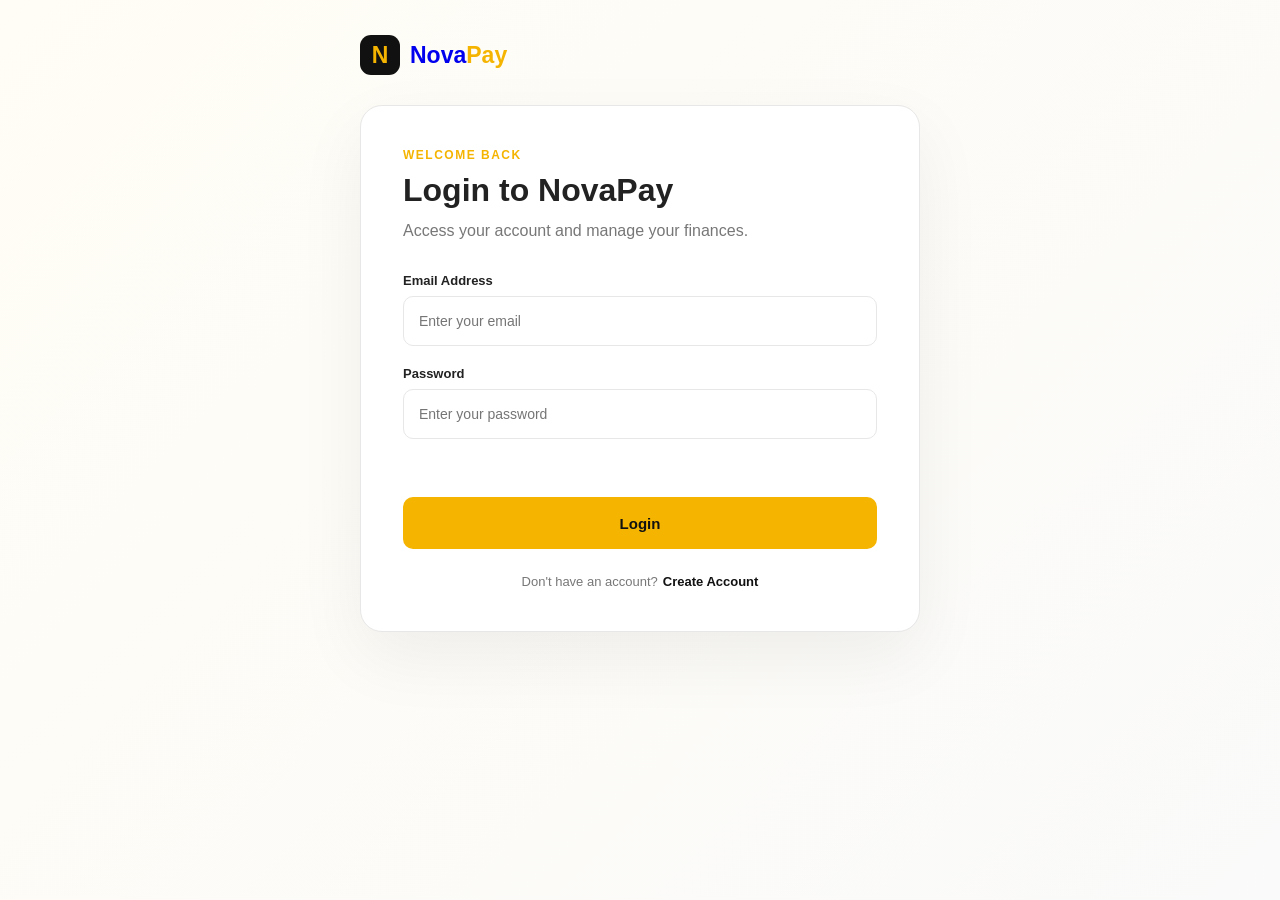
<file: transfers.html>
<!DOCTYPE html>
<html lang="en">
<head>
  <meta charset="UTF-8">
  <meta name="viewport" content="width=device-width, initial-scale=1.0">

  <title>Transfers | NovaPay</title>

  <link rel="stylesheet" href="./css/transfers.css">
</head>

<body>

  <!-- =========================
       SIDEBAR
  ========================== -->

  <aside class="sidebar" id="sidebar">

    <div class="brand">
      <div class="brand-mark">N</div>
      <div class="brand-text">
        <strong>Nova<span>Pay</span></strong>
        <small>Financial Platform</small>
      </div>
    </div>

    <nav class="sidebar-nav">

      <a href="./dashboard.html">
        <span class="nav-icon">⌂</span>
        <span>Dashboard</span>
      </a>

      <a href="./transfers.html" class="active">
        <span class="nav-icon">↗</span>
        <span>Transfers</span>
      </a>

      <a href="./transactions.html">
        <span class="nav-icon">↔</span>
        <span>Transactions</span>
      </a>

      <a href="./deposits.html">
        <span class="nav-icon">＋</span>
        <span>Deposits</span>
      </a>

      <a href="./cards.html">
        <span class="nav-icon">▣</span>
        <span>Cards</span>
      </a>

      <a href="./bills.html">
        <span class="nav-icon">▤</span>
        <span>Bills</span>
      </a>

      <a href="./loans.html">
        <span class="nav-icon">▥</span>
        <span>Loans</span>
      </a>

      <div class="nav-divider"></div>

      <a href="./profile.html">
        <span class="nav-icon">◉</span>
        <span>Profile</span>
      </a>

      <a href="./settings.html">
        <span class="nav-icon">⚙</span>
        <span>Settings</span>
      </a>

    </nav>

    <button class="logout-button" onclick="logout()">
      <span>↪</span>
      Logout
    </button>

  </aside>


  <!-- =========================
       MOBILE OVERLAY
  ========================== -->

  <div class="sidebar-overlay" id="sidebarOverlay"></div>


  <!-- =========================
       MAIN
  ========================== -->

  <main class="main-content">

    <!-- TOPBAR -->

    <header class="topbar">

      <button class="mobile-menu" id="mobileMenu">
        ☰
      </button>

      <div>
        <p class="topbar-label">NOVA TRANSFER CENTER</p>
        <h1>Send Money</h1>
      </div>

      <div class="topbar-user">

        <div class="topbar-avatar" id="topbarAvatar">
          N
        </div>

        <div class="topbar-user-info">
          <strong id="topbarName">NovaPay User</strong>
          <span id="topbarAccount">Account</span>
        </div>

      </div>

    </header>


    <!-- PAGE -->

    <section class="page-container">

      <!-- INTRO -->

      <div class="page-intro">

        <div>
          <span class="eyebrow">SECURE MONEY MOVEMENT</span>

          <h2>Choose where you want to send money.</h2>

          <p>
            Transfer funds to another NovaPay account, a U.S. domestic bank,
            or an international bank account.
          </p>
        </div>

        <div class="security-badge">
          <span class="security-icon">✓</span>

          <div>
            <strong>Secure Transfer</strong>
            <small>Protected by NovaPay</small>
          </div>
        </div>

      </div>


      <!-- =========================
           TRANSFER TYPE
      ========================== -->

      <div class="transfer-types">

        <button
          type="button"
          class="transfer-type active"
          data-type="novapay"
        >

          <div class="type-icon">N</div>

          <div class="type-content">
            <strong>NovaPay</strong>
            <span>Send to another NovaPay account</span>
          </div>

          <span class="type-arrow">→</span>

        </button>


        <button
          type="button"
          class="transfer-type"
          data-type="us_domestic"
        >

          <div class="type-icon">$</div>

          <div class="type-content">
            <strong>U.S. Domestic</strong>
            <span>Send to a U.S. bank account</span>
          </div>

          <span class="type-arrow">→</span>

        </button>


        <button
          type="button"
          class="transfer-type"
          data-type="international"
        >

          <div class="type-icon">◎</div>

          <div class="type-content">
            <strong>International</strong>
            <span>Send to an international bank</span>
          </div>

          <span class="type-arrow">→</span>

        </button>

      </div>


      <!-- =========================
           TRANSFER WORKSPACE
      ========================== -->

      <div class="transfer-layout">


        <!-- FORM -->

        <section class="transfer-card">

          <div class="card-heading">

            <div>
              <span class="section-label">TRANSFER DETAILS</span>
              <h3 id="formTitle">NovaPay Transfer</h3>
            </div>

            <span class="status-dot">
              <i></i>
              Secure
            </span>

          </div>


          <!-- =========================
               NOVAPAY FORM
          ========================== -->

          <form id="transferForm" novalidate>

            <div
              class="transfer-form-section active"
              id="novapayForm"
            >

              <div class="section-info">
                <div class="info-icon">N</div>

                <div>
                  <strong>NovaPay Account</strong>
                  <p>
                    Enter the recipient's NovaPay account number.
                    Recipient details will be retrieved from NovaPay.
                  </p>
                </div>
              </div>


              <div class="field-group">

                <label for="novaPayAccount">
                  NovaPay Account Number
                </label>

                <div class="input-with-action">

                  <input
                    type="text"
                    id="novaPayAccount"
                    name="receiver_account_number"
                    placeholder="Enter NovaPay account number"
                    autocomplete="off"
                  >

                  <button
                    type="button"
                    class="verify-button"
                    id="lookupRecipient"
                  >
                    Find
                  </button>

                </div>

                <small class="field-help">
                  We will retrieve the account holder details from NovaPay.
                </small>

              </div>


              <!-- RECIPIENT RESULT -->

              <div
                class="recipient-result"
                id="novaRecipientResult"
                hidden
              >

                <div class="recipient-avatar" id="recipientAvatar">
                  N
                </div>

                <div class="recipient-details">

                  <span>RECIPIENT</span>

                  <strong id="recipientName">
                    —
                  </strong>

                  <small id="recipientBank">
                    NovaPay
                  </small>

                  <small id="recipientAccount">
                    —
                  </small>

                </div>

                <div class="verified-badge" id="recipientVerified">
                  ✓ Verified
                </div>

              </div>

            </div>


            <!-- =========================
                 U.S. DOMESTIC FORM
            ========================== -->

            <div
              class="transfer-form-section"
              id="usDomesticForm"
            >

              <div class="section-info">

                <div class="info-icon">$</div>

                <div>
                  <strong>U.S. Domestic Bank Transfer</strong>

                  <p>
                    Send money to a bank account held at a U.S. financial
                    institution.
                  </p>
                </div>

              </div>


              <div class="form-grid">

                <div class="field-group full">

                  <label for="usRecipientName">
                    Account Holder Name
                  </label>

                  <input
                    type="text"
                    id="usRecipientName"
                    placeholder="Full name of account holder"
                  >

                </div>


                <div class="field-group">

                  <label for="usBankName">
                    Bank Name
                  </label>

                  <input
                    type="text"
                    id="usBankName"
                    placeholder="e.g. Chase"
                  >

                </div>


                <div class="field-group">

                  <label for="usAccountType">
                    Account Type
                  </label>

                  <select id="usAccountType">

                    <option value="">
                      Select account type
                    </option>

                    <option value="checking">
                      Checking
                    </option>

                    <option value="savings">
                      Savings
                    </option>

                  </select>

                </div>


                <div class="field-group">

                  <label for="usRoutingNumber">
                    Routing Number
                  </label>

                  <input
                    type="text"
                    id="usRoutingNumber"
                    inputmode="numeric"
                    maxlength="9"
                    placeholder="9-digit routing number"
                  >

                </div>


                <div class="field-group">

                  <label for="usAccountNumber">
                    Account Number
                  </label>

                  <input
                    type="text"
                    id="usAccountNumber"
                    inputmode="numeric"
                    placeholder="Bank account number"
                  >

                </div>


                <div class="field-group full">

                  <label>
                    Transfer Method
                  </label>

                  <div class="method-options">

                    <label class="method-option">

                      <input
                        type="radio"
                        name="us_transfer_method"
                        value="ACH"
                        checked
                      >

                      <span>
                        <strong>ACH</strong>
                        <small>Electronic U.S. bank transfer</small>
                      </span>

                    </label>


                    <label class="method-option">

                      <input
                        type="radio"
                        name="us_transfer_method"
                        value="Domestic Wire"
                      >

                      <span>
                        <strong>Domestic Wire</strong>
                        <small>U.S. domestic wire transfer</small>
                      </span>

                    </label>

                  </div>

                </div>

              </div>


              <div class="verification-notice">

                <span>!</span>

                <p>
                  NovaPay will verify the recipient banking information
                  before a live transfer is processed. This prototype does
                  not claim to verify U.S. bank ownership automatically.
                </p>

              </div>

            </div>


            <!-- =========================
                 INTERNATIONAL FORM
            ========================== -->

            <div
              class="transfer-form-section"
              id="internationalForm"
            >

              <div class="section-info">

                <div class="info-icon">◎</div>

                <div>

                  <strong>International Transfer</strong>

                  <p>
                    Enter the recipient's international banking information.
                    Required fields may vary by destination country.
                  </p>

                </div>

              </div>


              <div class="form-grid">

                <div class="field-group">

                  <label for="internationalCountry">
                    Country
                  </label>

                  <select id="internationalCountry">

                    <option value="">
                      Select country
                    </option>

                    <option value="United Kingdom">
                      United Kingdom
                    </option>

                    <option value="Canada">
                      Canada
                    </option>

                    <option value="Germany">
                      Germany
                    </option>

                    <option value="France">
                      France
                    </option>

                    <option value="Australia">
                      Australia
                    </option>

                    <option value="United Arab Emirates">
                      United Arab Emirates
                    </option>

                    <option value="Singapore">
                      Singapore
                    </option>

                    <option value="Other">
                      Other
                    </option>

                  </select>

                </div>


                <div class="field-group">

                  <label for="internationalCurrency">
                    Currency
                  </label>

                  <select id="internationalCurrency">

                    <option value="USD">
                      USD — U.S. Dollar
                    </option>

                    <option value="GBP">
                      GBP — British Pound
                    </option>

                    <option value="EUR">
                      EUR — Euro
                    </option>

                    <option value="CAD">
                      CAD — Canadian Dollar
                    </option>

                    <option value="AUD">
                      AUD — Australian Dollar
                    </option>

                    <option value="AED">
                      AED — UAE Dirham
                    </option>

                    <option value="SGD">
                      SGD — Singapore Dollar
                    </option>

                  </select>

                </div>


                <div class="field-group full">

                  <label for="internationalRecipientName">
                    Recipient Name
                  </label>

                  <input
                    type="text"
                    id="internationalRecipientName"
                    placeholder="Full recipient name"
                  >

                </div>


                <div class="field-group">

                  <label for="internationalBankName">
                    Bank Name
                  </label>

                  <input
                    type="text"
                    id="internationalBankName"
                    placeholder="Recipient bank name"
                  >

                </div>


                <div class="field-group">

                  <label for="internationalBankCountry">
                    Bank Country
                  </label>

                  <input
                    type="text"
                    id="internationalBankCountry"
                    placeholder="Country where bank is located"
                  >

                </div>


                <div class="field-group">

                  <label for="internationalAccount">
                    Account Number / IBAN
                  </label>

                  <input
                    type="text"
                    id="internationalAccount"
                    placeholder="Account number or IBAN"
                  >

                </div>


                <div class="field-group">

                  <label for="internationalSwift">
                    SWIFT / BIC
                  </label>

                  <input
                    type="text"
                    id="internationalSwift"
                    placeholder="e.g. BOFAUS3N"
                  >

                </div>

              </div>


              <div class="verification-notice">

                <span>!</span>

                <p>
                  International transfers may require additional
                  destination-specific information before processing.
                </p>

              </div>

            </div>


            <!-- =========================
                 AMOUNT
            ========================== -->

            <div class="amount-section">

              <div class="section-title-row">

                <div>
                  <span class="section-label">
                    PAYMENT
                  </span>

                  <h4>How much do you want to send?</h4>
                </div>

              </div>


              <div class="amount-input-wrapper">

                <span>$</span>

                <input
                  type="number"
                  id="transferAmount"
                  min="0.01"
                  step="0.01"
                  placeholder="0.00"
                  inputmode="decimal"
                >

              </div>


              <div class="field-group">

                <label for="transferDescription">
                  Description <span>Optional</span>
                </label>

                <input
                  type="text"
                  id="transferDescription"
                  maxlength="150"
                  placeholder="What is this transfer for?"
                >

              </div>

            </div>


            <!-- FORM MESSAGE -->

            <div
              class="form-message"
              id="formMessage"
              hidden
            ></div>


            <!-- SUBMIT -->

            <button
              type="submit"
              class="continue-button"
              id="continueButton"
            >

              <span>Review Transfer</span>

              <strong>→</strong>

            </button>

          </form>

        </section>


        <!-- =========================
             SIDE SUMMARY
        ========================== -->

        <aside class="transfer-summary">

          <div class="summary-card">

            <div class="summary-heading">

              <span class="section-label">
                TRANSFER SUMMARY
              </span>

              <div class="summary-icon">
                $
              </div>

            </div>


            <div class="summary-amount">

              <span>Amount</span>

              <strong id="summaryAmount">
                $0.00
              </strong>

            </div>


            <div class="summary-line">
              <span>Transfer type</span>
              <strong id="summaryType">NovaPay</strong>
            </div>


            <div class="summary-line">
              <span>Recipient</span>
              <strong id="summaryRecipient">Not selected</strong>
            </div>


            <div class="summary-line">
              <span>Method</span>
              <strong id="summaryMethod">NovaPay</strong>
            </div>


            <div class="summary-line">
              <span>Currency</span>
              <strong id="summaryCurrency">USD</strong>
            </div>


            <div class="summary-divider"></div>


            <div class="summary-total">

              <span>Total</span>

              <strong id="summaryTotal">
                $0.00
              </strong>

            </div>

          </div>


          <div class="notice-card">

            <div class="notice-icon">
              ✓
            </div>

            <div>

              <strong>Before you send</strong>

              <p>
                Make sure the recipient information is correct.
                Transfers may not be reversible after processing.
              </p>

            </div>

          </div>


          <div class="support-card">

            <span>Need help?</span>

            <strong>NovaPay Support</strong>

            <small>
              Secure financial assistance
            </small>

          </div>

        </aside>

      </div>

    </section>

  </main>


  <!-- =========================
       CONFIRMATION MODAL
  ========================== -->

  <div
    class="modal-backdrop"
    id="confirmationModal"
    hidden
  >

    <div class="modal">

      <button
        class="modal-close"
        id="closeConfirmation"
        type="button"
      >
        ×
      </button>

      <div class="modal-icon">
        ✓
      </div>

      <span class="modal-label">
        REVIEW TRANSFER
      </span>

      <h2>Confirm your transfer</h2>

      <p class="modal-description">
        Please review the information below before submitting.
      </p>


      <div class="confirmation-details">

        <div>
          <span>Transfer type</span>
          <strong id="confirmType">—</strong>
        </div>

        <div>
          <span>Recipient</span>
          <strong id="confirmRecipient">—</strong>
        </div>

        <div>
          <span>Bank</span>
          <strong id="confirmBank">—</strong>
        </div>

        <div>
          <span>Account</span>
          <strong id="confirmAccount">—</strong>
        </div>

        <div>
          <span>Method</span>
          <strong id="confirmMethod">—</strong>
        </div>

        <div>
          <span>Amount</span>
          <strong id="confirmAmount">—</strong>
        </div>

      </div>


      <div class="modal-actions">

        <button
          type="button"
          class="secondary-button"
          id="cancelConfirmation"
        >
          Go Back
        </button>

        <button
          type="button"
          class="primary-button"
          id="confirmTransfer"
        >
          Confirm & Send
        </button>

      </div>

    </div>

  </div>


  <!-- =========================
       RECEIPT MODAL
  ========================== -->

  <div
    class="modal-backdrop"
    id="receiptModal"
    hidden
  >

    <div class="modal receipt-modal">

      <button
        class="modal-close"
        id="closeReceipt"
        type="button"
      >
        ×
      </button>


      <div
        class="receipt-status-icon"
        id="receiptStatusIcon"
      >
        ✓
      </div>


      <span class="modal-label">
        NOVAPAY TRANSFER RECEIPT
      </span>

      <h2 id="receiptTitle">
        Transfer Successful
      </h2>

      <p
        class="receipt-status-text"
        id="receiptStatusText"
      >
        Your transfer has been processed.
      </p>


      <div class="receipt-reference">

        <span>TRANSFER REFERENCE</span>

        <strong id="receiptReference">
          NP-000000
        </strong>

      </div>


      <div class="receipt-details">

        <div>
          <span>Status</span>
          <strong id="receiptStatus">Successful</strong>
        </div>

        <div>
          <span>Transfer Type</span>
          <strong id="receiptType">NovaPay</strong>
        </div>

        <div>
          <span>Recipient</span>
          <strong id="receiptRecipient">—</strong>
        </div>

        <div>
          <span>Bank</span>
          <strong id="receiptBank">—</strong>
        </div>

        <div>
          <span>Amount</span>
          <strong id="receiptAmount">$0.00</strong>
        </div>

        <div>
          <span>Currency</span>
          <strong id="receiptCurrency">USD</strong>
        </div>

        <div>
          <span>Method</span>
          <strong id="receiptMethod">—</strong>
        </div>

        <div>
          <span>Date & Time</span>
          <strong id="receiptDate">—</strong>
        </div>

        <div>
          <span>Sender Account</span>
          <strong id="receiptSender">—</strong>
        </div>

        <div>
          <span>Recipient Account</span>
          <strong id="receiptRecipientAccount">—</strong>
        </div>

      </div>


      <div class="receipt-actions">

        <button
          type="button"
          class="secondary-button"
          id="printReceipt"
        >
          Print Receipt
        </button>

        <button
          type="button"
          class="primary-button"
          id="doneReceipt"
        >
          Done
        </button>

      </div>

    </div>

  </div>


  <!-- =========================
       SCRIPTS
  ========================== -->

  <script src="./js/config.js"></script>
  <script src="./js/api.js"></script>
  <script src="./js/app.js"></script>
  <script src="./js/transfers.js"></script>

</body>
</html>
</file>
<file: css/style.css>
* {
  margin: 0;
  padding: 0;
  box-sizing: border-box;
}

:root {
  --gold: #f5b400;
  --gold-light: #ffd45c;
  --gold-soft: #fff8df;

  --black: #111111;
  --dark: #181818;
  --text: #202020;
  --muted: #737373;

  --white: #ffffff;
  --background: #fafaf8;
  --border: #e8e8e5;

  --shadow: 0 20px 60px rgba(0, 0, 0, 0.08);
}

html {
  scroll-behavior: smooth;
}

body {
  font-family:
    Inter,
    -apple-system,
    BlinkMacSystemFont,
    "Segoe UI",
    sans-serif;

  background: var(--background);
  color: var(--text);

  line-height: 1.6;

  overflow-x: hidden;
}

a {
  color: inherit;
  text-decoration: none;
}


/* =====================================================
   NAVBAR
===================================================== */

.navbar {
  width: 100%;

  height: 78px;

  padding: 0 7%;

  display: flex;
  align-items: center;
  justify-content: space-between;

  background: rgba(255, 255, 255, 0.94);

  border-bottom: 1px solid var(--border);

  position: sticky;
  top: 0;

  z-index: 1000;

  backdrop-filter: blur(15px);
}

.brand {
  display: flex;
  align-items: center;

  gap: 10px;

  font-size: 21px;

  font-weight: 850;

  letter-spacing: -0.5px;
}

.brand > span:last-child > span {
  color: var(--gold);
}

.brand-icon {
  width: 36px;
  height: 36px;

  border-radius: 10px;

  background: var(--gold);

  color: var(--black);

  display: flex;
  align-items: center;
  justify-content: center;

  font-size: 19px;

  font-weight: 900;
}

.navbar nav {
  display: flex;
  align-items: center;

  gap: 32px;
}

.navbar nav a {
  color: #555;

  font-size: 13px;

  font-weight: 600;

  transition: 0.2s ease;
}

.navbar nav a:hover {
  color: var(--black);
}

.nav-actions {
  display: flex;
  align-items: center;

  gap: 18px;
}

.login-link {
  font-size: 13px;

  font-weight: 700;
}

.primary-button,
.secondary-button {
  min-height: 42px;

  padding: 0 19px;

  border-radius: 8px;

  display: inline-flex;
  align-items: center;
  justify-content: center;

  font-size: 12px;

  font-weight: 800;

  transition: 0.25s ease;
}

.primary-button {
  background: var(--gold);

  color: var(--black);
}

.primary-button:hover {
  background: #e6a900;

  transform: translateY(-2px);
}

.secondary-button {
  background: white;

  color: var(--black);

  border: 1px solid #d9d9d9;
}

.secondary-button:hover {
  border-color: var(--gold);

  transform: translateY(-2px);
}

.large {
  min-height: 52px;

  padding: 0 25px;

  font-size: 13px;
}


/* =====================================================
   HERO
===================================================== */

.hero {
  min-height: 680px;

  padding: 85px 7% 100px;

  display: grid;

  grid-template-columns: 0.95fr 1.05fr;

  align-items: center;

  gap: 70px;

  background:
    radial-gradient(
      circle at 85% 25%,
      rgba(245, 180, 0, 0.12),
      transparent 30%
    ),
    linear-gradient(
      135deg,
      #ffffff 0%,
      #fafaf8 100%
    );

  position: relative;

  overflow: hidden;
}

.hero::before {
  content: "";

  position: absolute;

  width: 500px;
  height: 500px;

  border: 1px solid rgba(245, 180, 0, 0.13);

  border-radius: 50%;

  right: -180px;
  top: -170px;
}

.hero-content {
  position: relative;

  z-index: 2;

  max-width: 650px;
}

.eyebrow {
  color: #b18100;

  font-size: 10px;

  font-weight: 900;

  letter-spacing: 2px;

  margin-bottom: 16px;
}

.hero h1 {
  max-width: 650px;

  font-size: clamp(48px, 6vw, 78px);

  line-height: 0.98;

  letter-spacing: -4px;

  font-weight: 850;

  color: var(--black);

  margin-bottom: 25px;
}

.hero h1 span {
  display: block;

  color: var(--gold);
}

.hero-description {
  max-width: 560px;

  color: var(--muted);

  font-size: 16px;

  line-height: 1.8;

  margin-bottom: 32px;
}

.hero-actions {
  display: flex;

  align-items: center;

  gap: 12px;

  margin-bottom: 25px;
}

.hero-trust {
  display: flex;

  align-items: center;

  gap: 20px;
}

.hero-trust span {
  color: #777;

  font-size: 11px;

  font-weight: 700;
}


/* =====================================================
   HERO VISUAL
===================================================== */

.hero-visual {
  min-height: 500px;

  position: relative;

  display: flex;

  align-items: center;

  justify-content: center;
}

.hero-glow {
  position: absolute;

  width: 430px;
  height: 430px;

  border-radius: 50%;

  background:
    radial-gradient(
      circle,
      rgba(245, 180, 0, 0.22),
      rgba(245, 180, 0, 0)
    );

  filter: blur(5px);
}

.hero-image-card {
  width: min(520px, 90%);

  height: 340px;

  border-radius: 25px;

  position: relative;

  overflow: hidden;

  background:
    linear-gradient(
      135deg,
      rgba(10, 10, 10, 0.94),
      rgba(34, 34, 34, 0.96)
    );

  box-shadow:
    0 35px 80px rgba(0, 0, 0, 0.25);

  transform: rotate(2deg);

  z-index: 2;
}


/*
  HERO IMAGE AREA

  This uses an external image as the visual background.
  You can later replace the URL with your own image
  inside images/ if desired.
*/

.hero-image-card::before {
  content: "";

  position: absolute;

  inset: 0;

  background-image:
    linear-gradient(
      135deg,
      rgba(0, 0, 0, 0.72),
      rgba(0, 0, 0, 0.28)
    ),
    url("https://images.unsplash.com/photo-1556742049-0cfed4f6a45d?auto=format&fit=crop&w=1200&q=85");

  background-size: cover;

  background-position: center;

  opacity: 0.8;
}

.hero-image-overlay {
  position: absolute;

  inset: 0;

  background:
    linear-gradient(
      180deg,
      rgba(0, 0, 0, 0.1),
      rgba(0, 0, 0, 0.62)
    );

  z-index: 1;
}

.hero-top-row,
.hero-balance,
.hero-account {
  position: relative;

  z-index: 3;
}

.hero-top-row {
  display: flex;

  align-items: center;

  justify-content: space-between;

  padding: 27px 29px;
}

.hero-brand-small {
  display: flex;

  align-items: center;

  gap: 8px;

  color: white;

  font-size: 15px;

  font-weight: 800;
}

.hero-brand-small > span:last-child > span {
  color: var(--gold);
}

.hero-brand-icon {
  width: 28px;
  height: 28px;

  border-radius: 8px;

  background: var(--gold);

  color: var(--black);

  display: flex;

  align-items: center;
  justify-content: center;

  font-size: 13px;

  font-weight: 900;
}

.hero-card-chip {
  width: 43px;
  height: 43px;

  border-radius: 50%;

  background: rgba(245, 180, 0, 0.95);

  color: var(--black);

  display: flex;
  align-items: center;
  justify-content: center;

  font-size: 18px;

  font-weight: 900;
}

.hero-balance {
  position: absolute;

  left: 30px;

  bottom: 105px;

  display: flex;

  flex-direction: column;

  gap: 6px;
}

.hero-balance span,
.hero-account span {
  color: rgba(255,255,255,0.65);

  font-size: 9px;

  font-weight: 700;

  letter-spacing: 1.5px;
}

.hero-balance strong {
  color: white;

  font-size: 38px;

  letter-spacing: -1.5px;
}

.hero-account {
  position: absolute;

  left: 30px;
  right: 30px;

  bottom: 25px;

  display: flex;

  align-items: flex-end;

  justify-content: space-between;
}

.hero-account div:first-child {
  display: flex;

  flex-direction: column;

  gap: 4px;
}

.hero-account strong {
  color: white;

  font-size: 13px;

  letter-spacing: 2px;
}

.hero-card-mark {
  color: var(--gold);

  font-size: 28px;

  font-weight: 900;
}


/* =====================================================
   FLOATING CARDS
===================================================== */

.floating-card {
  position: absolute;

  z-index: 5;

  background: rgba(255,255,255,0.96);

  border: 1px solid rgba(255,255,255,0.8);

  box-shadow: var(--shadow);

  border-radius: 13px;

  padding: 13px 16px;

  display: flex;

  align-items: center;

  gap: 10px;

  backdrop-filter: blur(12px);
}

.floating-card strong {
  display: block;

  font-size: 11px;
}

.floating-card span {
  display: block;

  color: var(--muted);

  font-size: 9px;

  margin-top: 2px;
}

.floating-icon,
.security-check {
  width: 35px;
  height: 35px;

  border-radius: 10px;

  display: flex;

  align-items: center;
  justify-content: center;

  font-weight: 900;
}

.floating-icon {
  background: var(--gold-soft);

  color: #b18100;
}

.security-check {
  background: var(--black);

  color: var(--gold);
}

.floating-card-one {
  left: 0;

  bottom: 82px;

  animation: floatOne 4s ease-in-out infinite;
}

.floating-card-two {
  right: 0;

  top: 80px;

  animation: floatTwo 5s ease-in-out infinite;
}

@keyframes floatOne {
  0%,
  100% {
    transform: translateY(0);
  }

  50% {
    transform: translateY(-9px);
  }
}

@keyframes floatTwo {
  0%,
  100% {
    transform: translateY(0);
  }

  50% {
    transform: translateY(9px);
  }
}


/* =====================================================
   STATS
===================================================== */

.stats-section {
  max-width: 1120px;

  margin: -30px auto 0;

  position: relative;

  z-index: 10;

  background: white;

  border: 1px solid var(--border);

  border-radius: 16px;

  box-shadow: var(--shadow);

  min-height: 110px;

  padding: 20px 30px;

  display: flex;

  align-items: center;

  justify-content: space-around;
}

.stat-item {
  display: flex;

  flex-direction: column;

  align-items: center;

  gap: 3px;
}

.stat-item strong {
  font-size: 19px;

  font-weight: 850;
}

.stat-item span {
  color: var(--muted);

  font-size: 10px;

  font-weight: 600;
}

.stat-divider {
  width: 1px;

  height: 38px;

  background: var(--border);
}


/* =====================================================
   FEATURES
===================================================== */

.features-section {
  padding: 120px 7% 110px;

  background: white;
}

.section-heading {
  max-width: 650px;

  margin: 0 auto 55px;

  text-align: center;
}

.section-heading h2 {
  font-size: clamp(32px, 4vw, 46px);

  line-height: 1.08;

  letter-spacing: -2px;

  margin-bottom: 15px;
}

.section-heading > p:last-child {
  color: var(--muted);

  font-size: 14px;
}

.feature-grid {
  max-width: 1120px;

  margin: auto;

  display: grid;

  grid-template-columns: repeat(4, 1fr);

  gap: 16px;
}

.feature-card {
  min-height: 260px;

  padding: 28px;

  border: 1px solid var(--border);

  border-radius: 15px;

  background: #fff;

  transition: 0.25s ease;
}

.feature-card:hover {
  transform: translateY(-6px);

  border-color: var(--gold);

  box-shadow: var(--shadow);
}

.feature-icon {
  width: 47px;
  height: 47px;

  margin-bottom: 27px;

  border-radius: 12px;

  background: var(--gold-soft);

  color: #b18100;

  display: flex;
  align-items: center;
  justify-content: center;

  font-size: 20px;

  font-weight: 900;
}

.feature-card h3 {
  font-size: 16px;

  margin-bottom: 9px;
}

.feature-card p {
  color: var(--muted);

  font-size: 12px;

  line-height: 1.8;
}


/* =====================================================
   SECURITY
===================================================== */

.security-section {
  padding: 95px 7%;

  background: var(--black);

  color: white;
}

.security-content {
  max-width: 1120px;

  margin: auto;

  display: grid;

  grid-template-columns: 1fr 1fr;

  gap: 90px;

  align-items: center;
}

.security-content h2 {
  max-width: 520px;

  font-size: clamp(32px, 4vw, 48px);

  line-height: 1.05;

  letter-spacing: -2px;
}

.security-content > p {
  color: #aaa;

  font-size: 14px;

  line-height: 1.9;
}

.security-features {
  max-width: 1120px;

  margin: 55px auto 0;

  display: grid;

  grid-template-columns: repeat(3, 1fr);

  gap: 15px;
}

.security-feature {
  display: flex;

  align-items: flex-start;

  gap: 12px;

  padding: 20px;

  border: 1px solid rgba(255,255,255,0.1);

  border-radius: 12px;

  background: rgba(255,255,255,0.03);
}

.security-feature > span {
  width: 30px;
  height: 30px;

  border-radius: 50%;

  background: var(--gold);

  color: var(--black);

  display: flex;

  align-items: center;
  justify-content: center;

  font-size: 12px;

  font-weight: 900;

  flex-shrink: 0;
}

.security-feature strong {
  font-size: 12px;
}

.security-feature p {
  color: #888;

  font-size: 10px;

  margin-top: 4px;
}


/* =====================================================
   CTA
===================================================== */

.cta-section {
  padding: 115px 7%;

  background:
    radial-gradient(
      circle at 50% 0,
      rgba(245,180,0,0.13),
      transparent 35%
    ),
    #fff;
}

.cta-content {
  max-width: 750px;

  margin: auto;

  text-align: center;
}

.cta-content h2 {
  font-size: clamp(38px, 5vw, 58px);

  line-height: 1;

  letter-spacing: -3px;

  margin-bottom: 17px;
}

.cta-content > p:not(.eyebrow) {
  max-width: 540px;

  margin: 0 auto 30px;

  color: var(--muted);

  font-size: 14px;
}

.cta-actions {
  display: flex;

  justify-content: center;

  gap: 12px;
}


/* =====================================================
   FOOTER
===================================================== */

footer {
  padding: 35px 7%;

  background: #0c0c0c;

  color: white;

  display: grid;

  grid-template-columns: 1fr auto 1fr;

  align-items: center;

  gap: 30px;
}

.footer-brand strong {
  font-size: 17px;
}

.footer-brand strong span {
  color: var(--gold);
}

.footer-brand p {
  color: #777;

  font-size: 10px;

  margin-top: 4px;
}

.footer-links {
  display: flex;

  gap: 20px;
}

.footer-links a {
  color: #999;

  font-size: 10px;

  font-weight: 600;
}

.footer-links a:hover {
  color: var(--gold);
}

.copyright {
  color: #666;

  font-size: 9px;

  text-align: right;
}


/* =====================================================
   RESPONSIVE
===================================================== */

@media (max-width: 1050px) {

  .hero {
    grid-template-columns: 1fr;

    padding-top: 70px;

    text-align: center;
  }

  .hero-content {
    margin: auto;
  }

  .hero-description {
    margin-left: auto;
    margin-right: auto;
  }

  .hero-actions,
  .hero-trust {
    justify-content: center;
  }

  .hero-visual {
    max-width: 650px;

    width: 100%;

    margin: auto;
  }

  .feature-grid {
    grid-template-columns: repeat(2, 1fr);
  }

  .security-content {
    grid-template-columns: 1fr;

    gap: 25px;

    text-align: center;
  }

  .security-content h2 {
    margin: auto;
  }

  .security-features {
    grid-template-columns: 1fr;
  }
}


@media (max-width: 800px) {

  .navbar {
    padding: 0 5%;
  }

  .navbar nav {
    display: none;
  }

  .hero {
    padding-left: 5%;
    padding-right: 5%;
  }

  .stats-section {
    width: 90%;

    display: grid;

    grid-template-columns: repeat(2, 1fr);

    gap: 20px;

    padding: 25px;
  }

  .stat-divider {
    display: none;
  }

  footer {
    grid-template-columns: 1fr;

    text-align: center;
  }

  .footer-brand,
  .footer-links,
  .copyright {
    justify-content: center;

    text-align: center;
  }

  .footer-links {
    flex-wrap: wrap;
  }
}


@media (max-width: 600px) {

  .navbar {
    height: 70px;
  }

  .nav-actions {
    gap: 8px;
  }

  .login-link {
    display: none;
  }

  .primary-button {
    padding: 0 14px;
  }

  .hero {
    min-height: auto;

    padding-top: 60px;

    padding-bottom: 80px;
  }

  .hero h1 {
    font-size: 48px;

    letter-spacing: -2.5px;
  }

  .hero-description {
    font-size: 14px;
  }

  .hero-actions {
    flex-direction: column;

    width: 100%;
  }

  .hero-actions a {
    width: 100%;
  }

  .hero-trust {
    gap: 12px;

    flex-wrap: wrap;
  }

  .hero-visual {
    min-height: 410px;
  }

  .hero-image-card {
    height: 280px;

    width: 94%;
  }

  .hero-balance {
    bottom: 85px;

    left: 23px;
  }

  .hero-balance strong {
    font-size: 29px;
  }

  .hero-account {
    left: 23px;
    right: 23px;
  }

  .floating-card {
    transform: scale(0.85);
  }

  .floating-card-one {
    left: -18px;
    bottom: 45px;
  }

  .floating-card-two {
    right: -18px;
    top: 40px;
  }

  .features-section {
    padding-top: 80px;
  }

  .feature-grid {
    grid-template-columns: 1fr;
  }

  .security-section {
    padding-top: 75px;
    padding-bottom: 75px;
  }

  .cta-section {
    padding-top: 80px;
    padding-bottom: 80px;
  }

  .cta-actions {
    flex-direction: column;
  }

  .cta-actions a {
    width: 100%;
  }
}


@media (max-width: 420px) {

  .brand {
    font-size: 18px;
  }

  .brand-icon {
    width: 32px;
    height: 32px;
  }

  .hero h1 {
    font-size: 42px;
  }

  .stats-section {
    grid-template-columns: 1fr 1fr;

    padding: 20px 10px;
  }

  .stat-item strong {
    font-size: 16px;
  }

  .stat-item span {
    font-size: 9px;
  }
}
</file>
<file: css/dashboard.css>
* {
    margin: 0;
    padding: 0;
    box-sizing: border-box;
}

:root {
    --gold: #f5b400;
    --gold-light: #ffd54f;
    --gold-soft: #fff8df;

    --black: #111111;
    --dark: #181818;
    --text: #202020;
    --muted: #777777;

    --white: #ffffff;
    --background: #f7f7f5;
    --border: #e9e9e9;

    --success: #16803c;
    --danger: #c62828;

    --sidebar-width: 255px;
}

body {
    font-family:
        Inter,
        -apple-system,
        BlinkMacSystemFont,
        "Segoe UI",
        sans-serif;

    background: var(--background);
    color: var(--text);

    min-height: 100vh;
}


/* SIDEBAR */

.sidebar {
    position: fixed;
    left: 0;
    top: 0;
    bottom: 0;

    width: var(--sidebar-width);

    background: var(--black);
    color: white;

    display: flex;
    flex-direction: column;

    z-index: 1000;

    overflow-y: auto;
}

.sidebar-top {
    height: 82px;

    padding: 0 22px;

    display: flex;
    align-items: center;
    justify-content: space-between;

    border-bottom: 1px solid rgba(255,255,255,0.08);
}

.logo {
    text-decoration: none;
    color: white;

    display: flex;
    align-items: center;
    gap: 10px;
}

.logo-icon {
    width: 36px;
    height: 36px;

    background: var(--gold);
    color: var(--black);

    border-radius: 10px;

    display: flex;
    align-items: center;
    justify-content: center;

    font-size: 20px;
    font-weight: 900;
}

.logo-text {
    font-size: 20px;
    font-weight: 800;
}

.logo-text span {
    color: var(--gold);
}

.sidebar-close {
    display: none;

    border: none;
    background: transparent;

    color: white;

    font-size: 30px;

    cursor: pointer;
}


/* NAV */

.nav-section {
    padding: 24px 14px 0;
}

.nav-title {
    padding: 0 12px 10px;

    color: #777;

    font-size: 10px;
    font-weight: 800;

    letter-spacing: 1.5px;
}

.nav-link {
    height: 46px;

    display: flex;
    align-items: center;

    gap: 12px;

    padding: 0 12px;

    margin-bottom: 4px;

    border-radius: 9px;

    color: #bdbdbd;

    text-decoration: none;

    font-size: 14px;
    font-weight: 600;

    transition: 0.2s ease;
}

.nav-link:hover {
    background: rgba(255,255,255,0.06);
    color: white;
}

.nav-link.active {
    background: var(--gold);
    color: var(--black);
}

.nav-icon {
    width: 20px;
    height: 20px;

    display: flex;
    align-items: center;
    justify-content: center;

    flex-shrink: 0;
}

.nav-icon svg {
    width: 19px;
    height: 19px;

    fill: currentColor;
}


/* SIDEBAR USER */

.sidebar-bottom {
    margin-top: auto;

    padding: 18px 14px 20px;

    border-top: 1px solid rgba(255,255,255,0.08);
}

.sidebar-user-mini {
    display: flex;
    align-items: center;

    gap: 10px;

    padding: 10px;

    margin-bottom: 10px;

    background: rgba(255,255,255,0.05);

    border-radius: 10px;
}

.mini-avatar {
    width: 36px;
    height: 36px;

    border-radius: 50%;

    background: var(--gold);
    color: var(--black);

    display: flex;
    align-items: center;
    justify-content: center;

    font-size: 13px;
    font-weight: 800;

    overflow: hidden;
}

.mini-avatar img {
    width: 100%;
    height: 100%;
    object-fit: cover;
}

.mini-user-info {
    min-width: 0;

    display: flex;
    flex-direction: column;

    gap: 2px;
}

.mini-user-info strong {
    color: white;

    font-size: 12px;

    white-space: nowrap;
    overflow: hidden;
    text-overflow: ellipsis;
}

.mini-user-info span {
    color: #8f8f8f;

    font-size: 10px;

    text-transform: capitalize;
}

.logout-btn {
    width: 100%;
    height: 44px;

    display: flex;
    align-items: center;

    gap: 12px;

    padding: 0 12px;

    border: none;

    background: transparent;

    color: #bdbdbd;

    border-radius: 9px;

    cursor: pointer;

    font-size: 14px;
    font-weight: 600;

    text-align: left;
}


/* MAIN */

.main-content {
    margin-left: var(--sidebar-width);

    min-height: 100vh;
}


/* HEADER */

.top-header {
    height: 82px;

    background: white;

    border-bottom: 1px solid var(--border);

    display: flex;
    align-items: center;
    justify-content: space-between;

    padding: 0 34px;

    position: sticky;
    top: 0;

    z-index: 100;
}

.header-left,
.header-right {
    display: flex;
    align-items: center;
}

.header-left {
    gap: 18px;
}

.header-right {
    gap: 22px;
}

.page-heading {
    display: flex;
    flex-direction: column;
    gap: 3px;
}

.small-heading,
.section-label {
    color: var(--gold);

    font-size: 9px;
    font-weight: 900;

    letter-spacing: 1.5px;
}

.page-heading h1 {
    font-size: 22px;
}


/* MOBILE MENU */

.menu-button {
    display: none;

    width: 40px;
    height: 40px;

    background: white;

    border: 1px solid var(--border);

    border-radius: 9px;

    cursor: pointer;

    flex-direction: column;
    align-items: center;
    justify-content: center;

    gap: 4px;
}

.menu-button span {
    width: 17px;
    height: 2px;

    background: var(--black);
}


/* TOP PROFILE */

.top-profile {
    display: flex;
    align-items: center;

    gap: 10px;
}

.top-profile-image-wrap {
    width: 44px;
    height: 44px;

    position: relative;
}

.top-profile-image,
.top-profile-fallback {
    width: 44px;
    height: 44px;

    border-radius: 50%;
}

.top-profile-image {
    display: none;

    object-fit: cover;

    border: 2px solid var(--gold);
}

.top-profile-fallback {
    display: flex;
    align-items: center;
    justify-content: center;

    background: var(--gold);
    color: var(--black);

    font-size: 14px;
    font-weight: 900;

    border: 2px solid var(--gold);
}

.top-profile-details {
    display: flex;
    flex-direction: column;

    gap: 3px;
}

.top-profile-details strong {
    font-size: 13px;
}

.top-profile-details span {
    color: var(--muted);
    font-size: 10px;
}


/* NOTIFICATION */

.notification-button {
    position: relative;

    width: 40px;
    height: 40px;

    border: 1px solid var(--border);

    border-radius: 50%;

    background: white;

    cursor: pointer;

    display: flex;
    align-items: center;
    justify-content: center;
}

.notification-button svg {
    width: 18px;
    height: 18px;

    fill: var(--black);
}

.notification-dot {
    position: absolute;

    width: 7px;
    height: 7px;

    background: var(--gold);

    border: 2px solid white;

    border-radius: 50%;

    top: 8px;
    right: 8px;
}


/* CONTENT */

.dashboard-container {
    max-width: 1450px;

    margin: 0 auto;

    padding: 34px;
}


/* WELCOME */

.welcome-section {
    display: flex;
    align-items: center;
    justify-content: space-between;

    margin-bottom: 28px;
}

.welcome-label {
    color: var(--muted);

    font-size: 13px;

    margin-bottom: 4px;
}

.welcome-section h2 {
    font-size: 30px;
}

.welcome-text {
    color: var(--muted);

    font-size: 13px;

    margin-top: 5px;
}

.account-status {
    display: flex;
    align-items: center;

    gap: 8px;

    background: white;

    border: 1px solid var(--border);

    border-radius: 30px;

    padding: 9px 14px;

    font-size: 11px;
    font-weight: 700;
}

.status-dot {
    width: 7px;
    height: 7px;

    border-radius: 50%;

    background: #1a9b4a;
}


/* OVERVIEW */

.overview-grid {
    display: grid;

    grid-template-columns: 1.7fr 1fr;

    gap: 20px;

    margin-bottom: 35px;
}


/* BALANCE */

.balance-card {
    min-height: 220px;

    background: var(--black);

    color: white;

    border-radius: 18px;

    padding: 28px;

    position: relative;

    overflow: hidden;
}

.balance-card::after {
    content: "";

    position: absolute;

    width: 230px;
    height: 230px;

    border-radius: 50%;

    background: rgba(245,180,0,0.08);

    right: -90px;
    top: -80px;
}

.balance-card-top {
    display: flex;
    justify-content: space-between;

    position: relative;
    z-index: 2;
}

.balance-label {
    color: #aaa;

    font-size: 12px;
}

.balance-card h2 {
    margin-top: 8px;

    font-size: 42px;
}

.balance-icon {
    width: 50px;
    height: 50px;

    background: var(--gold);

    color: var(--black);

    border-radius: 14px;

    display: flex;
    align-items: center;
    justify-content: center;

    font-size: 23px;
    font-weight: 900;
}

.balance-card-bottom {
    display: flex;

    gap: 65px;

    position: absolute;

    left: 28px;
    right: 28px;
    bottom: 25px;

    z-index: 2;
}

.balance-card-bottom div {
    display: flex;
    flex-direction: column;

    gap: 4px;
}

.balance-card-bottom span {
    color: #8e8e8e;

    font-size: 9px;

    text-transform: uppercase;

    letter-spacing: 1px;
}

.balance-card-bottom strong {
    font-size: 13px;
}


/* SUMMARY */

.summary-card {
    background: white;

    border: 1px solid var(--border);

    border-radius: 18px;

    padding: 25px;
}

.card-heading {
    display: flex;

    align-items: flex-start;
    justify-content: space-between;

    margin-bottom: 20px;
}

.card-heading h3 {
    margin-top: 5px;

    font-size: 17px;
}

.summary-icon {
    width: 34px;
    height: 34px;

    border-radius: 50%;

    background: var(--gold-soft);

    color: var(--gold);

    display: flex;
    align-items: center;
    justify-content: center;

    font-weight: 900;
}

.summary-row {
    display: flex;
    justify-content: space-between;

    padding: 12px 0;

    border-bottom: 1px solid #f0f0f0;

    font-size: 12px;
}

.summary-row:last-child {
    border-bottom: none;
}

.summary-row span {
    color: var(--muted);
}

.active-text {
    color: var(--success);
}


/* SECTION */

.section-block {
    margin-bottom: 35px;
}

.section-header {
    display: flex;
    align-items: center;
    justify-content: space-between;

    margin-bottom: 16px;
}

.section-header h2 {
    font-size: 18px;

    margin-top: 4px;
}


/* QUICK ACTIONS */

.quick-actions {
    display: grid;

    grid-template-columns: repeat(4, 1fr);

    gap: 14px;
}

.action-card {
    background: white;

    border: 1px solid var(--border);

    border-radius: 14px;

    min-height: 110px;

    padding: 18px;

    text-decoration: none;

    color: var(--text);

    display: flex;
    align-items: center;

    gap: 13px;

    transition: 0.2s ease;
}

.action-card:hover {
    transform: translateY(-3px);

    border-color: var(--gold);
}

.action-icon {
    width: 42px;
    height: 42px;

    flex-shrink: 0;

    border-radius: 11px;

    background: var(--gold-soft);

    color: var(--gold);

    display: flex;
    align-items: center;
    justify-content: center;
}

.action-icon svg {
    width: 20px;
    height: 20px;

    fill: currentColor;
}

.action-card strong {
    display: block;

    font-size: 13px;
}

.action-card span:not(.action-arrow) {
    color: var(--muted);

    font-size: 10px;

    margin-top: 4px;
}

.action-arrow {
    margin-left: auto;

    color: #b7b7b7;

    font-size: 17px;
}


/* ADMIN QUICK PAY */

.admin-card {
    background: #111;

    color: white;

    border-radius: 17px;

    padding: 22px 25px;

    margin-bottom: 35px;
}

.admin-card-content {
    display: flex;
    align-items: center;

    gap: 16px;
}

.admin-icon {
    width: 48px;
    height: 48px;

    flex-shrink: 0;

    border-radius: 13px;

    background: var(--gold);

    color: var(--black);

    display: flex;
    align-items: center;
    justify-content: center;

    font-size: 20px;
    font-weight: 900;
}

.admin-info {
    flex: 1;
}

.admin-info h2 {
    margin-top: 3px;

    font-size: 17px;
}

.admin-info p {
    color: #9d9d9d;

    font-size: 11px;

    margin-top: 4px;
}

.quick-pay-button {
    background: var(--gold);

    color: var(--black);

    border: none;

    border-radius: 9px;

    padding: 12px 18px;

    font-size: 11px;
    font-weight: 800;

    cursor: pointer;
}

.quick-pay-button:disabled {
    opacity: 0.6;

    cursor: not-allowed;
}

.admin-message {
    margin-top: 12px;

    font-size: 11px;

    color: var(--gold);
}


/* =========================================================
   ADMIN APPROVAL CENTER
========================================================= */

.admin-approval-center {
    display: block;
}

.approval-center-header {
    background: var(--black);

    color: white;

    border-radius: 17px;

    padding: 24px 25px;

    display: flex;
    align-items: center;
    justify-content: space-between;

    gap: 20px;

    margin-bottom: 16px;
}

.approval-center-header h2 {
    font-size: 20px;

    margin-top: 5px;
}

.approval-center-header p {
    color: #999;

    font-size: 11px;

    margin-top: 5px;
}

.approval-center-badge {
    background: var(--gold);

    color: var(--black);

    padding: 8px 12px;

    border-radius: 20px;

    font-size: 9px;
    font-weight: 900;

    letter-spacing: 1px;

    flex-shrink: 0;
}

.approval-card {
    background: white;

    border: 1px solid var(--border);

    border-radius: 17px;

    overflow: hidden;

    margin-bottom: 16px;
}

.approval-card-header {
    padding: 20px 22px;

    display: flex;
    align-items: center;
    justify-content: space-between;

    border-bottom: 1px solid var(--border);

    gap: 15px;
}

.approval-title {
    display: flex;
    align-items: center;

    gap: 13px;

    min-width: 0;
}

.approval-icon {
    width: 43px;
    height: 43px;

    border-radius: 12px;

    display: flex;
    align-items: center;
    justify-content: center;

    font-size: 19px;
    font-weight: 900;

    flex-shrink: 0;
}

.deposit-approval-icon,
.transfer-approval-icon {
    background: var(--gold-soft);
    color: var(--gold);
}

.approval-title h3 {
    font-size: 15px;

    margin-top: 4px;
}

.approval-title p {
    color: var(--muted);

    font-size: 10px;

    margin-top: 4px;
}

.approval-count {
    min-width: 29px;
    height: 29px;

    padding: 0 8px;

    background: var(--gold);

    color: var(--black);

    border-radius: 50px;

    display: flex;
    align-items: center;
    justify-content: center;

    font-size: 11px;
    font-weight: 900;

    flex-shrink: 0;
}

.approval-list {
    padding: 0;
}

.approval-empty-state {
    min-height: 145px;

    padding: 25px;

    display: flex;
    flex-direction: column;

    align-items: center;
    justify-content: center;

    text-align: center;
}

.approval-empty-icon {
    width: 40px;
    height: 40px;

    border-radius: 50%;

    background: var(--gold-soft);

    color: var(--gold);

    display: flex;
    align-items: center;
    justify-content: center;

    font-weight: 900;

    margin-bottom: 10px;
}

.approval-empty-state strong {
    font-size: 12px;
}

.approval-empty-state span {
    max-width: 430px;

    color: var(--muted);

    font-size: 10px;

    line-height: 1.5;

    margin-top: 5px;
}


/* FUTURE APPROVAL ROW */

.approval-item {
    padding: 17px 22px;

    border-bottom: 1px solid #f0f0f0;

    display: grid;

    grid-template-columns: 1.5fr 1fr 1fr 1fr auto;

    gap: 18px;

    align-items: center;
}

.approval-item:last-child {
    border-bottom: none;
}

.approval-user {
    min-width: 0;
}

.approval-user strong {
    display: block;

    font-size: 12px;

    white-space: nowrap;
    overflow: hidden;
    text-overflow: ellipsis;
}

.approval-user span {
    display: block;

    color: var(--muted);

    font-size: 9px;

    margin-top: 3px;
}

.approval-field {
    min-width: 0;
}

.approval-field-label {
    display: block;

    color: #999;

    font-size: 8px;

    text-transform: uppercase;

    letter-spacing: 0.8px;

    margin-bottom: 4px;
}

.approval-field-value {
    display: block;

    font-size: 11px;
    font-weight: 700;

    white-space: nowrap;
    overflow: hidden;
    text-overflow: ellipsis;
}

.approval-status {
    display: inline-flex;

    align-items: center;

    width: fit-content;

    padding: 5px 8px;

    background: var(--gold-soft);

    color: #8a6500;

    border-radius: 20px;

    font-size: 8px;
    font-weight: 800;

    text-transform: uppercase;
}

.approval-actions {
    display: flex;

    align-items: center;

    gap: 7px;
}

.approval-action-button {
    border: none;

    border-radius: 8px;

    padding: 9px 12px;

    font-size: 9px;
    font-weight: 800;

    cursor: pointer;
}

.approval-approve {
    background: var(--gold);

    color: var(--black);
}

.approval-reject {
    background: #f4f4f4;

    color: var(--black);
}

.approval-action-button:disabled {
    opacity: 0.5;

    cursor: not-allowed;
}


/* LOWER */

.lower-grid {
    display: grid;

    grid-template-columns: 1.7fr 1fr;

    gap: 20px;
}

.transactions-card,
.activity-card {
    background: white;

    border: 1px solid var(--border);

    border-radius: 17px;

    padding: 24px;
}

.view-all {
    color: var(--black);

    text-decoration: none;

    font-size: 11px;
    font-weight: 700;
}

.transaction-item {
    display: flex;
    align-items: center;

    padding: 14px 0;

    border-bottom: 1px solid #f1f1f1;

    gap: 12px;
}

.transaction-item:last-child {
    border-bottom: none;
}

.transaction-icon {
    width: 39px;
    height: 39px;

    border-radius: 50%;

    background: var(--gold-soft);

    color: var(--gold);

    display: flex;
    align-items: center;
    justify-content: center;

    font-size: 15px;
    font-weight: 900;

    flex-shrink: 0;
}

.transaction-details {
    min-width: 0;

    flex: 1;
}

.transaction-details strong {
    display: block;

    font-size: 12px;

    white-space: nowrap;
    overflow: hidden;
    text-overflow: ellipsis;
}

.transaction-details span {
    display: block;

    color: var(--muted);

    font-size: 10px;

    margin-top: 3px;
}

.transaction-amount {
    text-align: right;
}

.transaction-amount strong {
    display: block;

    font-size: 12px;
}

.transaction-amount span {
    font-size: 9px;

    text-transform: capitalize;

    margin-top: 3px;

    display: block;
}

.transaction-amount.incoming strong {
    color: var(--success);
}

.transaction-amount.outgoing strong {
    color: var(--black);
}

.loading-state,
.empty-state {
    padding: 30px 10px;

    text-align: center;

    color: var(--muted);

    font-size: 12px;
}


/* ACTIVITY */

.activity-item {
    display: flex;

    gap: 12px;

    padding: 14px 0;

    border-bottom: 1px solid #f1f1f1;
}

.activity-item:last-child {
    border-bottom: none;
}

.activity-icon {
    width: 34px;
    height: 34px;

    border-radius: 9px;

    background: var(--gold-soft);

    color: var(--gold);

    display: flex;
    align-items: center;
    justify-content: center;

    font-size: 12px;
    font-weight: 900;

    flex-shrink: 0;
}

.activity-item strong {
    display: block;

    font-size: 12px;
}

.activity-item span {
    display: block;

    color: var(--muted);

    font-size: 10px;

    margin-top: 4px;
}


/* OVERLAY */

.sidebar-overlay {
    display: none;

    position: fixed;

    inset: 0;

    background: rgba(0,0,0,0.45);

    z-index: 900;
}


/* AIRWALLEX */

.airwallex-test-card {
    display: flex;
    align-items: center;
    justify-content: space-between;

    gap: 20px;

    padding: 24px;

    margin: 0 34px 24px;

    background: #ffffff;

    border: 1px solid #eeeeee;

    border-radius: 16px;

    box-shadow: 0 8px 25px rgba(0, 0, 0, 0.06);
}

.airwallex-test-card h3 {
    margin: 0 0 6px;
}

.airwallex-test-card p {
    margin: 0;

    color: #777;
}

.airwallex-test-btn {
    border: none;

    background: #f5b400;

    color: #111;

    padding: 12px 20px;

    border-radius: 10px;

    font-weight: 700;

    cursor: pointer;
}

.airwallex-test-btn:disabled {
    opacity: 0.7;

    cursor: not-allowed;
}

#airwallexStatus.success {
    color: #16803c;
}

#airwallexStatus.error {
    color: #c62828;
}


/* RESPONSIVE */

@media (max-width: 1100px) {

    .quick-actions {
        grid-template-columns: repeat(2, 1fr);
    }

    .overview-grid,
    .lower-grid {
        grid-template-columns: 1fr;
    }

    .approval-item {
        grid-template-columns: repeat(2, 1fr);
    }

    .approval-actions {
        grid-column: 1 / -1;
    }
}


@media (max-width: 800px) {

    .sidebar {
        transform: translateX(-100%);

        transition: transform 0.25s ease;
    }

    .sidebar.open {
        transform: translateX(0);
    }

    .sidebar-close {
        display: block;
    }

    .sidebar-overlay.open {
        display: block;
    }

    .main-content {
        margin-left: 0;
    }

    .menu-button {
        display: flex;
    }

    .top-header {
        padding: 0 18px;
    }

    .dashboard-container {
        padding: 24px 18px;
    }

    .top-profile-details {
        display: none;
    }

    .header-right {
        gap: 10px;
    }

    .airwallex-test-card {
        margin-left: 18px;
        margin-right: 18px;
    }
}


@media (max-width: 600px) {

    .welcome-section {
        align-items: flex-start;

        flex-direction: column;

        gap: 14px;
    }

    .welcome-section h2 {
        font-size: 25px;
    }

    .balance-card {
        min-height: 215px;

        padding: 22px;
    }

    .balance-card h2 {
        font-size: 34px;
    }

    .balance-card-bottom {
        left: 22px;
        right: 22px;
        bottom: 20px;

        gap: 35px;
    }

    .quick-actions {
        grid-template-columns: 1fr;
    }

    .admin-card-content {
        align-items: flex-start;

        flex-direction: column;
    }

    .quick-pay-button {
        width: 100%;
    }

    .notification-button {
        display: none;
    }

    .top-header {
        height: 72px;
    }

    .page-heading h1 {
        font-size: 19px;
    }

    .approval-center-header {
        align-items: flex-start;

        flex-direction: column;
    }

    .approval-center-badge {
        align-self: flex-start;
    }

    .approval-card-header {
        align-items: flex-start;
    }

    .approval-title {
        align-items: flex-start;
    }

    .approval-item {
        grid-template-columns: 1fr;

        gap: 13px;
    }

    .approval-actions {
        grid-column: auto;

        width: 100%;
    }

    .approval-action-button {
        flex: 1;
    }

    .airwallex-test-card {
        flex-direction: column;

        align-items: stretch;
    }

    .airwallex-test-btn {
        width: 100%;
    }
}


@media (max-width: 400px) {

    .dashboard-container {
        padding: 20px 14px;
    }

    .balance-card h2 {
        font-size: 29px;
    }

    .balance-card-bottom {
        gap: 20px;
    }

    .balance-card-bottom strong {
        font-size: 11px;
    }

    .airwallex-test-card {
        margin-left: 14px;
        margin-right: 14px;
    }
}
</file>
<file: css/bills.css>
:root {
    --b-gold: #f5b400;
    --b-gold-light: #ffd54f;
    --b-black: #111111;
    --b-bg: #f7f7f5;
    --b-white: #ffffff;
    --b-muted: #777777;
    --b-border: #e8e8e3;
}

* { box-sizing: border-box; }

body {
    margin: 0;
    background: var(--b-bg);
    color: var(--b-black);
    font-family: Inter, Arial, sans-serif;
}

button, input, select { font: inherit; }
button { cursor: pointer; }
button:disabled { opacity: .6; cursor: not-allowed; }
[hidden] { display: none !important; }

.gold { color: var(--b-gold); }
.np-layout { display: flex; min-height: 100vh; }

.np-sidebar {
    width: 255px;
    flex: 0 0 255px;
    min-height: 100vh;
    padding: 27px 17px 22px;
    display: flex;
    flex-direction: column;
    background: var(--b-black);
    color: white;
}

.np-brand {
    display: flex;
    align-items: center;
    gap: 11px;
    padding: 0 9px 28px;
    color: white;
    text-decoration: none;
    font-size: 23px;
    font-weight: 800;
}

.np-logo {
    display: grid;
    place-items: center;
    width: 39px;
    height: 39px;
    border-radius: 12px;
    background: var(--b-gold);
    color: #111;
}

.np-user {
    display: flex;
    align-items: center;
    gap: 12px;
    padding: 15px 10px;
    margin-bottom: 23px;
    border: 1px solid #303030;
    border-radius: 13px;
    background: #191919;
}

.np-avatar {
    display: grid;
    place-items: center;
    width: 43px;
    height: 43px;
    flex: 0 0 43px;
    border-radius: 50%;
    background: var(--b-gold);
    color: #111;
    font-weight: 800;
}

.np-user-info { display: flex; flex-direction: column; gap: 5px; min-width: 0; }
.np-user-info strong { color: white; font-size: 12px; overflow-wrap: anywhere; }
.np-user-info span { color: #b8b8b8; font-size: 11px; text-transform: capitalize; }

.np-nav { display: flex; flex-direction: column; gap: 7px; }
.np-nav-heading { padding: 0 11px; margin-bottom: 8px; color: #858585; font-size: 10px; font-weight: 800; letter-spacing: 1.3px; }

.np-nav-link {
    display: flex;
    align-items: center;
    gap: 13px;
    min-height: 45px;
    padding: 11px 13px;
    border-radius: 10px;
    color: #c4c4c4;
    text-decoration: none;
    font-size: 13px;
    font-weight: 600;
    transition: .2s;
}

.np-nav-link span { width: 18px; text-align: center; font-size: 18px; }
.np-nav-link:hover, .np-nav-link.active { background: #29250f; color: var(--b-gold-light); }
.np-nav-link.active { border-left: 3px solid var(--b-gold); }

.np-logout {
    margin-top: auto;
    padding: 13px;
    border: 1px solid #363636;
    border-radius: 10px;
    background: transparent;
    color: white;
    font-weight: 600;
}
.np-logout:hover { border-color: var(--b-gold); color: var(--b-gold); }

.np-main { width: calc(100% - 255px); min-width: 0; max-width: 1600px; padding: 32px; margin: 0 auto; }

.np-header { display: flex; justify-content: space-between; align-items: center; gap: 20px; margin-bottom: 24px; }
.np-header h1 { margin: 7px 0; font-size: 29px; letter-spacing: -.8px; }
.np-header p { margin: 0; color: var(--b-muted); font-size: 12px; }
.np-eyebrow { display: block; color: #777; font-size: 10px; font-weight: 800; letter-spacing: 1.5px; }

.demo-tag {
    display: inline-flex;
    align-items: center;
    padding: 8px 11px;
    border: 1px solid #eed88b;
    border-radius: 50px;
    background: #fff7dc;
    color: #765900;
    font-size: 9px;
    font-weight: 800;
    letter-spacing: .7px;
    white-space: nowrap;
}

.demo-notice {
    display: flex;
    align-items: flex-start;
    gap: 12px;
    padding: 15px 17px;
    margin-bottom: 22px;
    border: 1px solid #eed88b;
    border-radius: 12px;
    background: #fff9e6;
    color: #765900;
    font-size: 11px;
    line-height: 1.7;
}
.demo-notice strong { white-space: nowrap; }

.bill-welcome {
    display: flex;
    justify-content: space-between;
    align-items: center;
    gap: 20px;
    min-height: 205px;
    padding: 30px 34px;
    margin-bottom: 22px;
    border-radius: 20px;
    background: radial-gradient(circle at 90% 15%, #45391a 0, transparent 30%), linear-gradient(125deg, #111, #24231d);
    color: white;
    overflow: hidden;
}

.bill-welcome > div:first-child { max-width: 590px; }
.welcome-label { color: var(--b-gold-light); font-size: 9px; font-weight: 800; letter-spacing: 1.6px; }
.bill-welcome h2 { max-width: 480px; margin: 13px 0 10px; font-size: clamp(25px, 3vw, 36px); line-height: 1.2; letter-spacing: -.9px; }
.bill-welcome p { max-width: 510px; margin: 0; color: #c5c5c5; font-size: 12px; line-height: 1.8; }
.welcome-symbol { display: grid; place-items: center; width: 115px; height: 115px; flex: 0 0 115px; border: 1px solid #f5b40066; border-radius: 30px; background: linear-gradient(135deg, #ffdc5e, #b98300); color: #171717; font-size: 45px; font-weight: 900; transform: rotate(-7deg); }

.bill-categories { display: grid; grid-template-columns: repeat(5, minmax(0, 1fr)); gap: 12px; margin-bottom: 23px; }

.category-card {
    display: flex;
    flex-direction: column;
    align-items: flex-start;
    gap: 9px;
    min-height: 135px;
    padding: 17px 14px;
    border: 1px solid var(--b-border);
    border-radius: 14px;
    background: white;
    color: #111;
    text-align: left;
    transition: .2s;
}
.category-card:hover { transform: translateY(-2px); border-color: var(--b-gold); }
.category-card.selected { border-color: var(--b-gold); background: #fffbeb; box-shadow: 0 0 0 1px #f5b4002b; }
.category-icon { display: grid; place-items: center; width: 37px; height: 37px; border-radius: 11px; background: #fff3c6; color: #6f5200; font-size: 20px; }
.category-card strong { font-size: 12px; }
.category-card small { color: #777; font-size: 10px; }

.bill-workspace { display: grid; grid-template-columns: minmax(0, 1.25fr) minmax(250px, .75fr); align-items: start; gap: 20px; }

.bill-panel { padding: 25px; border: 1px solid var(--b-border); border-radius: 17px; background: white; }
.np-section-heading { display: flex; justify-content: space-between; align-items: center; gap: 15px; margin-bottom: 23px; }
.np-section-heading h2 { margin: 8px 0; font-size: 20px; letter-spacing: -.4px; }
.np-section-heading p { margin: 0; color: #777; font-size: 11px; line-height: 1.7; }
.step-badge { padding: 8px 10px; border-radius: 50px; background: #fff4d1; color: #7d5d00; font-size: 9px; font-weight: 800; white-space: nowrap; }

.field { display: flex; flex-direction: column; gap: 8px; margin-bottom: 17px; }
.field label { font-size: 11px; font-weight: 700; }
.field input, .field select { width: 100%; min-height: 45px; padding: 12px; border: 1px solid #deded9; border-radius: 9px; outline: none; background: white; color: #171717; font-size: 12px; }
.field input:focus, .field select:focus { border-color: var(--b-gold); box-shadow: 0 0 0 3px #f5b40020; }
.field-help { color: #888; font-size: 10px; line-height: 1.6; }

.bill-summary { padding: 16px; margin-top: 20px; border: 1px solid var(--b-border); border-radius: 12px; background: #fafaf8; }
.bill-summary > div { display: flex; justify-content: space-between; gap: 12px; margin: 10px 0; font-size: 11px; }
.bill-summary span { color: #777; }
.bill-summary strong { text-align: right; }
.bill-summary .summary-total { padding-top: 14px; margin-top: 14px; border-top: 1px solid #e6e6df; color: #111; font-size: 13px; font-weight: 800; }
.bill-summary .summary-total span { color: #111; font-weight: 700; }
.fee-note { margin: 11px 0 18px; color: #888; font-size: 10px; line-height: 1.7; }

.primary-button, .secondary-button {
    display: inline-flex;
    align-items: center;
    justify-content: center;
    gap: 12px;
    min-height: 43px;
    padding: 12px 16px;
    border: 0;
    border-radius: 9px;
    font-size: 11px;
    font-weight: 800;
    transition: .2s;
}
.primary-button { background: var(--b-gold); color: #111; }
.primary-button:hover { background: var(--b-gold-light); transform: translateY(-1px); }
.secondary-button { border: 1px solid #ddd; background: white; color: #111; }
.secondary-button:hover { border-color: var(--b-gold); }
.full-button { width: 100%; }

.bill-message { padding: 12px 14px; margin-bottom: 18px; border: 1px solid #eed88b; border-radius: 9px; background: #fff9e6; color: #765900; font-size: 11px; line-height: 1.7; }
.bill-message.error { border-color: #edc7c7; background: #fff2f2; color: #a12222; }

.bill-side-column { display: flex; flex-direction: column; gap: 18px; }
.quick-panel h2 { margin: 10px 0 23px; font-size: 19px; }
.how-step { display: flex; align-items: flex-start; gap: 12px; margin: 20px 0; }
.how-step > span { display: grid; place-items: center; width: 30px; height: 30px; flex: 0 0 30px; border-radius: 9px; background: #fff2c3; color: #735600; font-size: 11px; font-weight: 900; }
.how-step strong { font-size: 12px; }
.how-step p { margin: 6px 0 0; color: #777; font-size: 11px; line-height: 1.7; }

.security-panel { background: #191919; color: white; }
.security-icon { display: grid; place-items: center; width: 36px; height: 36px; border-radius: 11px; background: var(--b-gold); color: #111; font-weight: 900; }
.security-panel h3 { margin: 15px 0 9px; font-size: 14px; }
.security-panel p { margin: 0; color: #c5c5c5; font-size: 11px; line-height: 1.8; }

.history-panel { margin-top: 23px; }
.text-action { padding: 0; border: 0; background: none; color: #856200; font-size: 10px; font-weight: 800; text-decoration: underline; }

.bill-history { display: flex; flex-direction: column; gap: 12px; }
.history-item { display: flex; justify-content: space-between; align-items: center; gap: 15px; padding: 16px; border: 1px solid var(--b-border); border-radius: 12px; }
.history-left { display: flex; align-items: center; gap: 12px; min-width: 0; }
.history-icon { display: grid; place-items: center; width: 40px; height: 40px; flex: 0 0 40px; border-radius: 12px; background: #fff3c6; color: #6f5200; font-size: 17px; }
.history-copy { min-width: 0; }
.history-copy strong { display: block; margin-bottom: 5px; font-size: 12px; overflow-wrap: anywhere; }
.history-copy small { display: block; color: #777; font-size: 10px; line-height: 1.6; overflow-wrap: anywhere; }
.history-right { display: flex; flex-direction: column; align-items: flex-end; gap: 7px; }
.history-right strong { font-size: 13px; }
.history-right small { color: #177342; font-size: 9px; font-weight: 800; }
.history-buttons { display: flex; gap: 9px; flex-wrap: wrap; justify-content: flex-end; }
.history-buttons button { padding: 5px 0; border: 0; background: none; color: #856200; font-size: 10px; font-weight: 800; text-decoration: underline; }

.empty-state { padding: 24px; border: 1px dashed #ddd; border-radius: 10px; color: #888; text-align: center; font-size: 12px; line-height: 1.7; }

/* Modals */

.modal-backdrop { position: fixed; inset: 0; z-index: 100; display: grid; place-items: center; overflow-y: auto; padding: 20px; background: #0009; }
.payment-modal { position: relative; width: min(100%, 510px); max-height: calc(100vh - 40px); overflow-y: auto; padding: 29px; border: 1px solid #eee; border-radius: 19px; background: white; box-shadow: 0 25px 80px #0003; }
.modal-close { position: absolute; top: 14px; right: 16px; width: 34px; height: 34px; border: 1px solid #eee; border-radius: 50%; background: white; color: #111; font-size: 21px; }
.payment-modal h2 { margin: 10px 0; font-size: 23px; letter-spacing: -.5px; }
.modal-subtitle { margin: 0 0 20px; color: #777; font-size: 11px; line-height: 1.7; }
.review-details, .receipt-details { border: 1px solid var(--b-border); border-radius: 12px; overflow: hidden; }
.review-row, .receipt-row { display: flex; justify-content: space-between; align-items: flex-start; gap: 15px; padding: 13px; border-bottom: 1px solid #eee; font-size: 11px; }
.review-row:last-child, .receipt-row:last-child { border-bottom: 0; }
.review-row span, .receipt-row span { color: #777; }
.review-row strong, .receipt-row strong { max-width: 60%; text-align: right; overflow-wrap: anywhere; }
.modal-actions { display: flex; justify-content: flex-end; flex-wrap: wrap; gap: 10px; margin-top: 21px; }
.receipt-modal { text-align: center; }
.receipt-success { display: grid; place-items: center; width: 56px; height: 56px; margin: 0 auto 18px; border-radius: 50%; background: #e8f7ee; color: #177342; font-size: 26px; font-weight: 900; }
.receipt-total { margin: 17px 0 22px; font-size: 31px; font-weight: 900; letter-spacing: -.7px; }
.receipt-details { text-align: left; }
.np-toast { position: fixed; right: 24px; bottom: 24px; z-index: 150; max-width: calc(100vw - 48px); padding: 14px 18px; border-radius: 11px; background: #151515; color: white; box-shadow: 0 10px 30px #0002; font-size: 12px; opacity: 0; pointer-events: none; transform: translateY(10px); transition: .2s; }
.np-toast.visible { opacity: 1; transform: translateY(0); }
.np-toast.error { background: #8d2929; }

@media (max-width: 1100px) {
    .np-main { padding: 24px; }
    .bill-categories { grid-template-columns: repeat(3, minmax(0, 1fr)); }
    .bill-workspace { grid-template-columns: minmax(0, 1fr); }
    .bill-side-column { display: grid; grid-template-columns: repeat(2, minmax(0, 1fr)); }
}

@media (max-width: 800px) {
    .np-layout { display: block; }
    .np-sidebar { width: 100%; min-height: auto; padding: 15px; }
    .np-brand { padding: 0 4px 14px; }
    .np-user { margin-bottom: 13px; }
    .np-nav { display: grid; grid-template-columns: repeat(2, minmax(0, 1fr)); gap: 5px; }
    .np-nav-heading { grid-column: 1 / -1; margin-top: 6px; }
    .np-nav-link { min-height: 40px; padding: 9px; font-size: 11px; }
    .np-logout { margin-top: 14px; }
    .np-main { width: 100%; padding: 19px 14px; }
    .bill-panel { padding: 20px 15px; }
    .bill-side-column { grid-template-columns: 1fr; }
}

@media (max-width: 500px) {
    .np-header { align-items: flex-start; flex-direction: column; }
    .demo-notice { flex-direction: column; gap: 4px; }
    .bill-welcome { padding: 24px 19px; }
    .welcome-symbol { display: none; }
    .bill-categories { grid-template-columns: repeat(2, minmax(0, 1fr)); }
    .category-card { min-height: 120px; }
    .history-item { align-items: flex-start; flex-direction: column; }
    .history-right { align-items: flex-start; }
    .np-section-heading { align-items: flex-start; }
    .payment-modal { padding: 25px 18px; }
}
</file>
<file: css/cards.css>
:root {
    --c-gold: #f5b400;
    --c-gold-light: #ffd54f;
    --c-black: #111111;
    --c-bg: #f7f7f5;
    --c-white: #ffffff;
    --c-muted: #777777;
    --c-border: #e8e8e3;
}

* { box-sizing: border-box; }

body {
    margin: 0;
    background: var(--c-bg);
    color: var(--c-black);
    font-family: Inter, Arial, sans-serif;
}

button, input { font: inherit; }
button { cursor: pointer; }
button:disabled { opacity: .6; cursor: not-allowed; }
[hidden] { display: none !important; }

.gold { color: var(--c-gold); }

.np-layout { display: flex; min-height: 100vh; }

.np-sidebar {
    width: 255px;
    flex: 0 0 255px;
    min-height: 100vh;
    padding: 27px 17px 22px;
    display: flex;
    flex-direction: column;
    background: var(--c-black);
    color: white;
}

.np-brand {
    display: flex;
    align-items: center;
    gap: 11px;
    padding: 0 9px 28px;
    color: white;
    text-decoration: none;
    font-size: 23px;
    font-weight: 800;
}

.np-logo {
    display: grid;
    place-items: center;
    width: 39px;
    height: 39px;
    border-radius: 12px;
    background: var(--c-gold);
    color: #111;
}

.np-user {
    display: flex;
    align-items: center;
    gap: 12px;
    padding: 15px 10px;
    margin-bottom: 23px;
    border: 1px solid #303030;
    border-radius: 13px;
    background: #191919;
}

.np-avatar {
    display: grid;
    place-items: center;
    width: 43px;
    height: 43px;
    flex: 0 0 43px;
    border-radius: 50%;
    background: var(--c-gold);
    color: #111;
    font-weight: 800;
}

.np-user-info { display: flex; flex-direction: column; gap: 5px; min-width: 0; }
.np-user-info strong { color: white; font-size: 12px; overflow-wrap: anywhere; }
.np-user-info span { color: #b8b8b8; font-size: 11px; text-transform: capitalize; }

.np-nav { display: flex; flex-direction: column; gap: 7px; }
.np-nav-heading { padding: 0 11px; margin-bottom: 8px; color: #858585; font-size: 10px; font-weight: 800; letter-spacing: 1.3px; }

.np-nav-link {
    display: flex;
    align-items: center;
    gap: 13px;
    min-height: 45px;
    padding: 11px 13px;
    border-radius: 10px;
    color: #c4c4c4;
    text-decoration: none;
    font-size: 13px;
    font-weight: 600;
    transition: .2s;
}

.np-nav-link span { width: 18px; text-align: center; font-size: 18px; }
.np-nav-link:hover, .np-nav-link.active { background: #29250f; color: var(--c-gold-light); }
.np-nav-link.active { border-left: 3px solid var(--c-gold); }

.np-logout {
    margin-top: auto;
    padding: 13px;
    border: 1px solid #363636;
    border-radius: 10px;
    background: transparent;
    color: white;
    font-weight: 600;
}

.np-logout:hover { border-color: var(--c-gold); color: var(--c-gold); }

.np-main { width: calc(100% - 255px); min-width: 0; max-width: 1600px; padding: 32px; margin: 0 auto; }

.np-header { display: flex; justify-content: space-between; align-items: center; gap: 20px; margin-bottom: 24px; }
.np-header h1 { margin: 7px 0; font-size: 29px; letter-spacing: -.8px; }
.np-header p { margin: 0; color: var(--c-muted); font-size: 12px; }
.np-eyebrow { display: block; color: #777; font-size: 10px; font-weight: 800; letter-spacing: 1.5px; }

.demo-tag {
    display: inline-flex;
    align-items: center;
    padding: 8px 11px;
    border: 1px solid #eed88b;
    border-radius: 50px;
    background: #fff7dc;
    color: #765900;
    font-size: 9px;
    font-weight: 800;
    letter-spacing: .7px;
    white-space: nowrap;
}

.demo-notice {
    display: flex;
    gap: 12px;
    align-items: flex-start;
    padding: 15px 17px;
    margin-bottom: 22px;
    border: 1px solid #eed88b;
    border-radius: 12px;
    background: #fff9e6;
    color: #765900;
    font-size: 11px;
    line-height: 1.7;
}
.demo-notice strong { white-space: nowrap; }

.cards-hero-grid { display: grid; grid-template-columns: minmax(0, 1.2fr) minmax(260px, .8fr); gap: 20px; margin-bottom: 23px; }

.virtual-card {
    position: relative;
    min-height: 255px;
    padding: 27px;
    overflow: hidden;
    border-radius: 21px;
    background:
        radial-gradient(circle at 85% 15%, #4b401c 0, transparent 32%),
        linear-gradient(130deg, #101010, #24231d 70%, #171717);
    color: white;
    box-shadow: 0 14px 35px #11111114;
}

.virtual-card::after {
    position: absolute;
    content: "";
    right: -55px;
    bottom: -100px;
    width: 260px;
    height: 260px;
    border: 1px solid #f5b40040;
    border-radius: 50%;
    box-shadow: 0 0 0 25px #f5b40008, 0 0 0 55px #f5b40005;
}

.card-top, .card-bottom { position: relative; z-index: 1; display: flex; justify-content: space-between; align-items: center; gap: 12px; }
.card-brand { font-size: 23px; font-weight: 900; letter-spacing: -.8px; }
.card-brand span { color: var(--c-gold); }
.card-chip { display: grid; grid-template-columns: repeat(2, 10px); gap: 3px; padding: 7px; border: 1px solid #ffffff55; border-radius: 6px; }
.card-chip i { display: block; width: 10px; height: 8px; border-radius: 2px; background: #d7c078; }
.card-label { position: relative; z-index: 1; margin-top: 30px; color: #c9b775; font-size: 9px; font-weight: 800; letter-spacing: 1.5px; }
.card-number-row { position: relative; z-index: 1; display: flex; align-items: center; gap: 14px; margin: 13px 0 27px; }
.card-number-row > span { font-size: clamp(16px, 2vw, 22px); letter-spacing: 2px; font-weight: 700; overflow-wrap: anywhere; }
.tiny-card-button { padding: 5px 8px; border: 1px solid #ffffff3b; border-radius: 6px; background: #ffffff10; color: white; font-size: 10px; }
.card-bottom { justify-content: flex-start; gap: 26px; }
.card-bottom > div { display: flex; flex-direction: column; gap: 6px; }
.card-bottom small { color: #a6a6a6; font-size: 8px; letter-spacing: 1px; }
.card-bottom strong { font-size: 10px; letter-spacing: .5px; }
.card-network { margin-left: auto; color: var(--c-gold-light); font-size: 16px; font-style: italic; font-weight: 900; }

.card-overview { padding: 24px; border: 1px solid var(--c-border); border-radius: 19px; background: white; }
.status-line { display: flex; align-items: center; gap: 10px; margin: 18px 0 9px; font-size: 14px; }
.status-dot { width: 9px; height: 9px; border-radius: 50%; background: #1b9a5b; box-shadow: 0 0 0 4px #1b9a5b17; }
.status-dot.frozen { background: #c53939; box-shadow: 0 0 0 4px #c5393917; }
.card-overview p { margin: 0; color: #777; font-size: 11px; line-height: 1.7; }
.overview-divider { height: 1px; margin: 20px 0; background: var(--c-border); }
.overview-row { display: flex; justify-content: space-between; gap: 10px; margin: 14px 0; font-size: 11px; }
.overview-row span { color: #777; }
.overview-row strong { text-align: right; }

.card-action-grid { display: grid; grid-template-columns: repeat(4, minmax(0, 1fr)); gap: 13px; margin-bottom: 23px; }
.action-tile { display: flex; flex-direction: column; align-items: flex-start; gap: 9px; padding: 19px 16px; border: 1px solid var(--c-border); border-radius: 14px; background: white; color: #111; text-align: left; transition: transform .2s, border-color .2s; }
.action-tile:hover { transform: translateY(-2px); border-color: var(--c-gold); }
.action-icon { display: grid; place-items: center; width: 37px; height: 37px; border-radius: 11px; background: #fff3c6; color: #6f5200; font-size: 18px; }
.action-tile strong { font-size: 12px; }
.action-tile small { color: #777; font-size: 10px; line-height: 1.6; }

.np-panel { padding: 26px; margin-bottom: 23px; border: 1px solid var(--c-border); border-radius: 17px; background: white; }
.np-section-heading { display: flex; justify-content: space-between; align-items: center; gap: 15px; margin-bottom: 23px; }
.np-section-heading h2 { margin: 8px 0 0; font-size: 20px; letter-spacing: -.4px; }

.details-grid { display: grid; grid-template-columns: repeat(2, minmax(0, 1fr)); gap: 13px; }
.detail-box { padding: 16px; border: 1px solid var(--c-border); border-radius: 11px; min-width: 0; }
.detail-box > span { display: block; margin-bottom: 10px; color: #777; font-size: 11px; }
.detail-box > strong { display: block; overflow-wrap: anywhere; font-size: 13px; }
.text-action { padding: 0; margin-top: 9px; border: 0; background: none; color: #856200; font-size: 10px; font-weight: 800; text-decoration: underline; }
.security-note { margin: 17px 0 0; color: #777; font-size: 11px; line-height: 1.8; }

.activity-list { display: flex; flex-direction: column; gap: 11px; }
.activity-item { display: flex; justify-content: space-between; align-items: center; gap: 15px; padding: 15px; border: 1px solid var(--c-border); border-radius: 11px; }
.activity-item strong { display: block; margin-bottom: 5px; font-size: 12px; }
.activity-item small { color: #777; font-size: 10px; }
.activity-item time { color: #777; font-size: 10px; text-align: right; }
.empty-state { padding: 24px; border: 1px dashed #ddd; border-radius: 10px; color: #888; text-align: center; font-size: 12px; }

.np-toast { position: fixed; right: 24px; bottom: 24px; z-index: 10; max-width: calc(100vw - 48px); padding: 14px 18px; border-radius: 11px; background: #151515; color: white; box-shadow: 0 10px 30px #0002; font-size: 12px; opacity: 0; pointer-events: none; transform: translateY(10px); transition: .2s; }
.np-toast.visible { opacity: 1; transform: translateY(0); }
.np-toast.error { background: #8d2929; }

@media (max-width: 1100px) {
    .np-main { padding: 24px; }
    .card-action-grid { grid-template-columns: repeat(2, minmax(0, 1fr)); }
}

@media (max-width: 800px) {
    .np-layout { display: block; }
    .np-sidebar { width: 100%; min-height: auto; padding: 15px; }
    .np-brand { padding: 0 4px 14px; }
    .np-user { margin-bottom: 13px; }
    .np-nav { display: grid; grid-template-columns: repeat(2, minmax(0, 1fr)); gap: 5px; }
    .np-nav-heading { grid-column: 1 / -1; margin-top: 6px; }
    .np-nav-link { min-height: 40px; padding: 9px; font-size: 11px; }
    .np-logout { margin-top: 14px; }
    .np-main { width: 100%; padding: 19px 14px; }
    .cards-hero-grid { grid-template-columns: 1fr; }
    .card-action-grid { grid-template-columns: repeat(2, minmax(0, 1fr)); }
    .np-panel { padding: 19px 15px; }
}

@media (max-width: 440px) {
    .np-header { align-items: flex-start; flex-direction: column; }
    .demo-notice { flex-direction: column; gap: 4px; }
    .virtual-card { padding: 21px 17px; min-height: 235px; }
    .card-bottom { gap: 15px; }
    .card-number-row > span { font-size: 15px; letter-spacing: 1px; }
    .details-grid { grid-template-columns: 1fr; }
    .card-action-grid { grid-template-columns: 1fr 1fr; }
    .action-tile { padding: 15px 12px; }
    .activity-item { align-items: flex-start; }
}
</file>
<file: css/deposits.css>
/* =========================================================
   NOVAPAY - DEPOSITS
   WHITE + GOLD PREMIUM FINTECH DESIGN
========================================================= */

* {
    margin: 0;
    padding: 0;
    box-sizing: border-box;
}

:root {

    --gold: #f5b400;
    --gold-light: #ffd54f;
    --gold-soft: #fff8df;

    --white: #ffffff;
    --black: #171717;
    --dark: #242424;

    --text: #202020;
    --muted: #777777;

    --border: #ececec;
    --background: #fafafa;

    --success: #16803c;
    --success-bg: #eaf8ef;

    --warning: #a66a00;
    --warning-bg: #fff6dc;

    --danger: #c62828;
    --danger-bg: #fff0f0;

    --shadow:
        0 15px 40px rgba(0, 0, 0, 0.07);

    --radius: 18px;
}

body {

    font-family:
        Inter,
        Arial,
        Helvetica,
        sans-serif;

    background:
        var(--background);

    color:
        var(--text);

    min-height:
        100vh;
}


/* =========================================================
   NAVBAR
========================================================= */

.topbar {

    min-height: 72px;

    background:
        var(--white);

    border-bottom:
        1px solid var(--border);

    display:
        flex;

    align-items:
        center;

    justify-content:
        space-between;

    gap:
        24px;

    padding:
        0 5%;

    position:
        sticky;

    top:
        0;

    z-index:
        100;
}


.brand {

    display:
        flex;

    align-items:
        center;

    gap:
        9px;

    font-size:
        21px;

    font-weight:
        800;

    color:
        var(--black);

    white-space:
        nowrap;
}


.brand span span {

    color:
        var(--gold);
}


.brand-icon {

    width:
        36px;

    height:
        36px;

    border-radius:
        10px;

    background:
        var(--gold);

    display:
        flex;

    align-items:
        center;

    justify-content:
        center;

    font-weight:
        900;

    color:
        var(--black);
}


.nav-links {

    display:
        flex;

    align-items:
        center;

    justify-content:
        center;

    gap:
        22px;

    flex:
        1;
}


.nav-links a {

    color:
        #666;

    text-decoration:
        none;

    font-size:
        14px;

    font-weight:
        600;

    transition:
        0.2s ease;
}


.nav-links a:hover {

    color:
        var(--black);
}


.nav-links a.active {

    color:
        var(--black);

    position:
        relative;
}


.nav-links a.active::after {

    content:
        "";

    position:
        absolute;

    left:
        0;

    right:
        0;

    bottom:
        -26px;

    height:
        3px;

    background:
        var(--gold);

    border-radius:
        10px;
}


.nav-actions {

    display:
        flex;

    align-items:
        center;

    gap:
        12px;
}


.profile-link {

    color:
        var(--black);

    text-decoration:
        none;

    font-size:
        14px;

    font-weight:
        700;
}


.logout-btn {

    border:
        1px solid var(--border);

    background:
        var(--white);

    padding:
        9px 15px;

    border-radius:
        10px;

    cursor:
        pointer;

    font-weight:
        700;

    color:
        var(--black);
}


.logout-btn:hover {

    border-color:
        var(--gold);
}


/* =========================================================
   PAGE
========================================================= */

.page-container {

    width:
        min(1180px, 92%);

    margin:
        0 auto;

    padding:
        45px 0 70px;
}


/* =========================================================
   HERO
========================================================= */

.page-hero {

    display:
        flex;

    align-items:
        center;

    justify-content:
        space-between;

    gap:
        30px;

    margin-bottom:
        45px;
}


.eyebrow {

    color:
        var(--gold);

    font-size:
        12px;

    font-weight:
        900;

    letter-spacing:
        2px;

    margin-bottom:
        10px;
}


.page-hero h1 {

    font-size:
        clamp(32px, 5vw, 48px);

    line-height:
        1.05;

    margin-bottom:
        12px;

    letter-spacing:
        -1.5px;
}


.page-hero p {

    color:
        var(--muted);

    font-size:
        16px;
}


.balance-card {

    background:
        var(--black);

    color:
        var(--white);

    min-width:
        250px;

    padding:
        25px 28px;

    border-radius:
        var(--radius);

    box-shadow:
        var(--shadow);

    position:
        relative;

    overflow:
        hidden;
}


.balance-card::after {

    content:
        "";

    width:
        100px;

    height:
        100px;

    border:
        20px solid var(--gold);

    border-radius:
        50%;

    position:
        absolute;

    right:
        -40px;

    bottom:
        -40px;

    opacity:
        0.35;
}


.balance-label {

    display:
        block;

    color:
        #cccccc;

    font-size:
        12px;

    margin-bottom:
        8px;
}


.balance-card strong {

    font-size:
        29px;

    position:
        relative;

    z-index:
        1;
}


/* =========================================================
   SECTION
========================================================= */

.section {

    margin-bottom:
        45px;
}


.section-heading {

    display:
        flex;

    justify-content:
        space-between;

    align-items:
        flex-end;

    gap:
        20px;

    margin-bottom:
        20px;
}


.section-label {

    display:
        block;

    font-size:
        11px;

    letter-spacing:
        1.7px;

    font-weight:
        900;

    color:
        var(--gold);

    margin-bottom:
        7px;
}


.section-heading h2,
.form-header h2 {

    font-size:
        25px;

    letter-spacing:
        -0.5px;
}


/* =========================================================
   DEPOSIT METHODS
========================================================= */

.deposit-methods {

    display:
        grid;

    grid-template-columns:
        repeat(2, 1fr);

    gap:
        18px;
}


.method-card {

    display:
        flex;

    align-items:
        center;

    gap:
        18px;

    text-align:
        left;

    width:
        100%;

    border:
        2px solid var(--border);

    background:
        var(--white);

    padding:
        22px;

    border-radius:
        var(--radius);

    cursor:
        pointer;

    transition:
        0.2s ease;

    position:
        relative;
}


.method-card:hover {

    border-color:
        var(--gold-light);

    transform:
        translateY(-2px);
}


.method-card.active {

    border-color:
        var(--gold);

    background:
        var(--gold-soft);
}


.method-icon {

    width:
        52px;

    height:
        52px;

    min-width:
        52px;

    display:
        flex;

    align-items:
        center;

    justify-content:
        center;

    background:
        var(--gold);

    color:
        var(--black);

    border-radius:
        14px;

    font-size:
        22px;

    font-weight:
        900;
}


.method-content {

    flex:
        1;
}


.method-content h3 {

    margin-bottom:
        6px;

    font-size:
        17px;
}


.method-content p {

    color:
        var(--muted);

    font-size:
        13px;

    line-height:
        1.5;

    margin-bottom:
        10px;
}


.method-tag {

    display:
        inline-block;

    padding:
        5px 9px;

    background:
        var(--white);

    border:
        1px solid var(--border);

    border-radius:
        7px;

    font-size:
        11px;

    font-weight:
        800;
}


.method-check {

    width:
        25px;

    height:
        25px;

    border-radius:
        50%;

    border:
        2px solid #ddd;

    display:
        flex;

    align-items:
        center;

    justify-content:
        center;

    font-size:
        13px;

    color:
        transparent;

    background:
        var(--white);
}


.method-card.active .method-check {

    background:
        var(--gold);

    border-color:
        var(--gold);

    color:
        var(--black);
}


/* =========================================================
   FORM
========================================================= */

.form-card {

    background:
        var(--white);

    border:
        1px solid var(--border);

    border-radius:
        var(--radius);

    padding:
        30px;

    box-shadow:
        var(--shadow);
}


.form-header {

    display:
        flex;

    align-items:
        center;

    justify-content:
        space-between;

    gap:
        20px;

    padding-bottom:
        25px;

    margin-bottom:
        25px;

    border-bottom:
        1px solid var(--border);
}


.secure-badge {

    background:
        var(--success-bg);

    color:
        var(--success);

    border-radius:
        50px;

    padding:
        7px 12px;

    font-size:
        11px;

    font-weight:
        800;
}


.form-grid {

    display:
        grid;

    grid-template-columns:
        repeat(2, 1fr);

    gap:
        18px;
}


.form-grid.three {

    grid-template-columns:
        repeat(3, 1fr);
}


.form-group {

    margin-bottom:
        20px;
}


.form-group label {

    display:
        block;

    font-size:
        13px;

    font-weight:
        800;

    margin-bottom:
        8px;
}


.optional {

    color:
        var(--muted);

    font-size:
        11px;

    font-weight:
        500;

    margin-left:
        5px;
}


.form-group input,
.form-group textarea {

    width:
        100%;

    border:
        1px solid #dddddd;

    border-radius:
        11px;

    background:
        var(--white);

    padding:
        13px 14px;

    font-family:
        inherit;

    font-size:
        14px;

    color:
        var(--black);

    outline:
        none;

    transition:
        0.2s ease;
}


.form-group input:focus,
.form-group textarea:focus {

    border-color:
        var(--gold);

    box-shadow:
        0 0 0 3px rgba(245, 180, 0, 0.12);
}


.form-group textarea {

    resize:
        vertical;
}


.form-group small {

    display:
        block;

    color:
        var(--muted);

    margin-top:
        7px;

    font-size:
        11px;
}


.amount-input {

    display:
        flex;

    align-items:
        center;

    border:
        1px solid #dddddd;

    border-radius:
        11px;

    overflow:
        hidden;

    transition:
        0.2s ease;
}


.amount-input:focus-within {

    border-color:
        var(--gold);

    box-shadow:
        0 0 0 3px rgba(245, 180, 0, 0.12);
}


.amount-input span {

    padding:
        0 0 0 15px;

    font-size:
        19px;

    font-weight:
        800;

    color:
        var(--gold);
}


.amount-input input {

    border:
        0 !important;

    box-shadow:
        none !important;

    border-radius:
        0;

    font-size:
        20px;

    font-weight:
        700;
}


/* =========================================================
   RADIO
========================================================= */

.radio-group {

    display:
        flex;

    gap:
        12px;

    flex-wrap:
        wrap;
}


.radio-option {

    display:
        flex !important;

    align-items:
        center;

    gap:
        8px;

    border:
        1px solid var(--border);

    padding:
        11px 15px;

    border-radius:
        10px;

    cursor:
        pointer;

    font-size:
        13px !important;

    font-weight:
        700 !important;

    margin:
        0 !important;
}


.radio-option input {

    width:
        auto;
}


/* =========================================================
   NOTICE
========================================================= */

.deposit-notice {

    display:
        flex;

    align-items:
        flex-start;

    gap:
        12px;

    background:
        var(--gold-soft);

    border:
        1px solid #f2d98b;

    padding:
        15px;

    border-radius:
        12px;

    margin:
        10px 0 22px;
}


.notice-icon {

    width:
        26px;

    height:
        26px;

    min-width:
        26px;

    display:
        flex;

    align-items:
        center;

    justify-content:
        center;

    border-radius:
        50%;

    background:
        var(--gold);

    font-weight:
        900;
}


.deposit-notice strong {

    font-size:
        13px;
}


.deposit-notice p {

    color:
        #6d5a1b;

    font-size:
        12px;

    line-height:
        1.5;

    margin-top:
        3px;
}


/* =========================================================
   BUTTONS
========================================================= */

.primary-btn,
.secondary-btn {

    border:
        0;

    border-radius:
        11px;

    padding:
        13px 20px;

    font-family:
        inherit;

    font-size:
        13px;

    font-weight:
        800;

    cursor:
        pointer;

    transition:
        0.2s ease;
}


.primary-btn {

    background:
        var(--gold);

    color:
        var(--black);
}


.primary-btn:hover {

    background:
        var(--gold-light);

    transform:
        translateY(-1px);
}


.secondary-btn {

    background:
        var(--white);

    color:
        var(--black);

    border:
        1px solid var(--border);
}


.secondary-btn:hover {

    border-color:
        var(--gold);
}


.form-card .primary-btn {

    width:
        100%;

    padding:
        15px;
}


/* =========================================================
   HISTORY
========================================================= */

.history-card {

    background:
        var(--white);

    border:
        1px solid var(--border);

    border-radius:
        var(--radius);

    overflow:
        hidden;

    box-shadow:
        var(--shadow);
}


.history-header,
.history-row {

    display:
        grid;

    grid-template-columns:
        1.4fr 1fr 1fr 1fr 1.2fr 0.7fr;

    gap:
        15px;

    align-items:
        center;

    padding:
        17px 20px;
}


.history-header {

    background:
        #fafafa;

    border-bottom:
        1px solid var(--border);

    color:
        #777;

    font-size:
        11px;

    text-transform:
        uppercase;

    letter-spacing:
        0.7px;

    font-weight:
        900;
}


.history-row {

    border-bottom:
        1px solid #f0f0f0;

    font-size:
        13px;
}


.history-row:last-child {

    border-bottom:
        0;
}


.reference {

    font-weight:
        800;
}


.method-text {

    color:
        #666;

    font-weight:
        600;
}


.amount {

    font-weight:
        800;
}


.status {

    display:
        inline-flex;

    width:
        fit-content;

    padding:
        5px 9px;

    border-radius:
        50px;

    font-size:
        10px;

    font-weight:
        900;

    text-transform:
        uppercase;
}


.status.completed {

    color:
        var(--success);

    background:
        var(--success-bg);
}


.status.pending {

    color:
        var(--warning);

    background:
        var(--warning-bg);
}


.status.failed,
.status.declined {

    color:
        var(--danger);

    background:
        var(--danger-bg);
}


.view-btn {

    border:
        1px solid var(--border);

    background:
        var(--white);

    border-radius:
        8px;

    padding:
        7px 10px;

    cursor:
        pointer;

    font-size:
        11px;

    font-weight:
        800;
}


.view-btn:hover {

    border-color:
        var(--gold);
}


/* =========================================================
   EMPTY
========================================================= */

.empty-state {

    text-align:
        center;

    padding:
        60px 20px;
}


.empty-icon {

    width:
        58px;

    height:
        58px;

    margin:
        0 auto 15px;

    display:
        flex;

    align-items:
        center;

    justify-content:
        center;

    border-radius:
        50%;

    background:
        var(--gold-soft);

    color:
        var(--gold);

    font-size:
        24px;

    font-weight:
        900;
}


.empty-state h3 {

    margin-bottom:
        8px;

    font-size:
        17px;
}


.empty-state p {

    color:
        var(--muted);

    font-size:
        13px;
}


/* =========================================================
   MODALS
========================================================= */

.modal {

    position:
        fixed;

    inset:
        0;

    z-index:
        500;

    display:
        flex;

    align-items:
        center;

    justify-content:
        center;

    padding:
        20px;
}


.modal.hidden {

    display:
        none;
}


.modal-overlay {

    position:
        absolute;

    inset:
        0;

    background:
        rgba(0, 0, 0, 0.55);

    backdrop-filter:
        blur(4px);
}


.modal-box {

    position:
        relative;

    z-index:
        1;

    width:
        min(520px, 100%);

    background:
        var(--white);

    border-radius:
        20px;

    padding:
        30px;

    box-shadow:
        0 30px 80px rgba(0, 0, 0, 0.2);
}


.modal-box.small {

    width:
        min(430px, 100%);

    text-align:
        center;
}


.modal-close {

    position:
        absolute;

    top:
        15px;

    right:
        17px;

    width:
        32px;

    height:
        32px;

    border:
        1px solid var(--border);

    background:
        var(--white);

    border-radius:
        50%;

    cursor:
        pointer;

    font-size:
        20px;

    color:
        #555;
}


.modal-icon {

    width:
        52px;

    height:
        52px;

    display:
        flex;

    align-items:
        center;

    justify-content:
        center;

    border-radius:
        50%;

    background:
        var(--gold);

    color:
        var(--black);

    font-size:
        22px;

    font-weight:
        900;

    margin-bottom:
        18px;
}


.modal-box h2 {

    font-size:
        25px;

    margin-bottom:
        8px;
}


.modal-description {

    color:
        var(--muted);

    font-size:
        13px;

    line-height:
        1.5;

    margin-bottom:
        22px;
}


.review-list {

    border:
        1px solid var(--border);

    border-radius:
        12px;

    overflow:
        hidden;

    margin-bottom:
        18px;
}


.review-list div {

    display:
        flex;

    justify-content:
        space-between;

    gap:
        15px;

    padding:
        14px;

    border-bottom:
        1px solid var(--border);

    font-size:
        13px;
}


.review-list div:last-child {

    border-bottom:
        0;
}


.review-list span {

    color:
        var(--muted);
}


.review-list strong {

    text-align:
        right;

    max-width:
        65%;

    overflow:
        hidden;

    text-overflow:
        ellipsis;
}


.modal-warning {

    background:
        var(--gold-soft);

    border:
        1px solid #f0d47b;

    border-radius:
        12px;

    padding:
        14px;

    margin-bottom:
        20px;
}


.modal-warning strong {

    display:
        block;

    font-size:
        13px;

    margin-bottom:
        4px;
}


.modal-warning p {

    color:
        #6d5a1b;

    font-size:
        12px;

    line-height:
        1.5;
}


.modal-actions {

    display:
        flex;

    justify-content:
        flex-end;

    gap:
        10px;
}


/* =========================================================
   HIDDEN
========================================================= */

.hidden {

    display:
        none !important;
}


/* =========================================================
   MOBILE
========================================================= */

@media (max-width: 1050px) {

    .nav-links {

        gap:
            12px;
    }

    .nav-links a {

        font-size:
            12px;
    }

}


@media (max-width: 850px) {

    .topbar {

        flex-wrap:
            wrap;

        padding:
            14px 4%;
    }

    .nav-links {

        order:
            3;

        width:
            100%;

        overflow-x:
            auto;

        justify-content:
            flex-start;

        padding-bottom:
            4px;
    }

    .nav-links a.active::after {

        bottom:
            -8px;
    }

    .page-hero {

        flex-direction:
            column;

        align-items:
            flex-start;
    }

    .balance-card {

        width:
            100%;
    }

    .deposit-methods {

        grid-template-columns:
            1fr;
    }

    .history-card {

        overflow-x:
            auto;
    }

    .history-header,
    .history-row {

        min-width:
            850px;
    }

}


@media (max-width: 600px) {

    .page-container {

        width:
            94%;

        padding-top:
            30px;
    }

    .page-hero h1 {

        font-size:
            34px;
    }

    .form-card {

        padding:
            20px;
    }

    .form-grid,
    .form-grid.three {

        grid-template-columns:
            1fr;
    }

    .method-card {

        align-items:
            flex-start;

        padding:
            17px;
    }

    .method-icon {

        width:
            44px;

        height:
            44px;

        min-width:
            44px;
    }

    .modal-box {

        padding:
            24px 20px;
    }

    .modal-actions {

        flex-direction:
            column;
    }

    .modal-actions button {

        width:
            100%;
    }

}
</file>
<file: css/loans.css>
/* =====================================================
   NOVAPAY LOANS
   Black, white and gold design
===================================================== */

:root {
    --loan-gold: #f5b400;
    --loan-gold-light: #ffd54f;
    --loan-black: #111111;
    --loan-background: #f7f7f5;
    --loan-white: #ffffff;
    --loan-muted: #777777;
    --loan-border: #e9e9e5;
    --loan-green: #168653;
    --loan-red: #c53939;
    --loan-radius: 18px;
}

* {
    box-sizing: border-box;
}

body {
    margin: 0;
    background: var(--loan-background);
    color: var(--loan-black);
    font-family: Inter, Arial, Helvetica, sans-serif;
}

button,
input,
select,
textarea {
    font: inherit;
}

button {
    cursor: pointer;
}

button:disabled {
    cursor: not-allowed;
    opacity: 0.65;
}

[hidden] {
    display: none !important;
}

.gold-text {
    color: var(--loan-gold);
}

.loan-layout {
    display: flex;
    min-height: 100vh;
}

/* Sidebar */

.loan-sidebar {
    width: 255px;
    flex: 0 0 255px;
    min-height: 100vh;
    background: var(--loan-black);
    color: var(--loan-white);
    padding: 27px 17px 22px;
    display: flex;
    flex-direction: column;
}

.loan-brand {
    display: flex;
    align-items: center;
    gap: 11px;
    color: white;
    text-decoration: none;
    font-size: 23px;
    font-weight: 800;
    padding: 0 9px 28px;
}

.brand-icon {
    display: grid;
    place-items: center;
    width: 39px;
    height: 39px;
    border-radius: 12px;
    background: var(--loan-gold);
    color: var(--loan-black);
    font-weight: 900;
}

.sidebar-profile {
    display: flex;
    align-items: center;
    gap: 12px;
    padding: 16px 10px;
    margin-bottom: 23px;
    border: 1px solid #303030;
    border-radius: 14px;
    background: #191919;
    min-width: 0;
}

.avatar {
    width: 43px;
    height: 43px;
    flex: 0 0 43px;
    display: grid;
    place-items: center;
    border-radius: 50%;
    background: var(--loan-gold);
    color: var(--loan-black);
    font-weight: 800;
    overflow: hidden;
}

.avatar img {
    width: 100%;
    height: 100%;
    object-fit: cover;
}

.sidebar-profile-info {
    display: flex;
    flex-direction: column;
    gap: 5px;
    min-width: 0;
}

.sidebar-profile-info strong {
    color: white;
    font-size: 12px;
    overflow-wrap: anywhere;
}

.sidebar-profile-info span {
    color: #b8b8b8;
    font-size: 11px;
    text-transform: capitalize;
}

.loan-nav {
    display: flex;
    flex-direction: column;
    gap: 7px;
}

.nav-heading {
    display: block;
    color: #858585;
    font-size: 10px;
    font-weight: 800;
    letter-spacing: 1.3px;
    padding: 0 11px;
    margin-bottom: 8px;
}

.admin-heading {
    margin-top: 25px;
}

.nav-link {
    display: flex;
    align-items: center;
    gap: 13px;
    min-height: 45px;
    padding: 11px 13px;
    border: 0;
    border-radius: 10px;
    background: transparent;
    color: #c4c4c4;
    text-decoration: none;
    text-align: left;
    font-size: 13px;
    font-weight: 600;
    transition: background 0.2s, color 0.2s;
}

.nav-link > span {
    width: 18px;
    color: #bdbdbd;
    font-size: 18px;
    text-align: center;
}

.nav-link:hover,
.nav-link.active {
    background: #29250f;
    color: var(--loan-gold-light);
}

.nav-link.active {
    border-left: 3px solid var(--loan-gold);
}

.nav-link.active > span,
.nav-link:hover > span {
    color: var(--loan-gold);
}

.admin-nav-link {
    width: 100%;
}

.logout-button {
    margin-top: auto;
    padding: 13px;
    border: 1px solid #363636;
    border-radius: 10px;
    background: transparent;
    color: #f2f2f2;
    font-weight: 600;
}

.logout-button:hover {
    border-color: var(--loan-gold);
    color: var(--loan-gold);
}

/* Main layout */

.loan-main {
    width: calc(100% - 255px);
    min-width: 0;
    max-width: 1600px;
    padding: 32px;
    margin: 0 auto;
}

.loan-topbar {
    display: flex;
    align-items: center;
    justify-content: space-between;
    gap: 18px;
    margin-bottom: 26px;
}

.loan-topbar h1 {
    margin: 6px 0 0;
    font-size: 28px;
    letter-spacing: -0.8px;
}

.eyebrow {
    display: block;
    color: #777777;
    font-size: 10px;
    font-weight: 800;
    letter-spacing: 1.5px;
}

.notification-button {
    position: relative;
    display: grid;
    place-items: center;
    width: 46px;
    height: 46px;
    border: 1px solid var(--loan-border);
    border-radius: 13px;
    background: white;
    color: var(--loan-black);
    font-size: 23px;
}

.notification-count {
    position: absolute;
    top: -6px;
    right: -6px;
    display: grid;
    place-items: center;
    min-width: 20px;
    height: 20px;
    padding: 0 5px;
    border-radius: 50px;
    background: var(--loan-gold);
    color: var(--loan-black);
    font-size: 10px;
    font-weight: 800;
}

/* Hero */

.loan-hero {
    position: relative;
    display: flex;
    justify-content: space-between;
    align-items: center;
    gap: 24px;
    min-height: 255px;
    padding: 35px 38px;
    margin-bottom: 24px;
    border-radius: 23px;
    overflow: hidden;
    background:
        radial-gradient(circle at 80% 30%, #353020 0, transparent 33%),
        linear-gradient(125deg, #111111, #1c1c1c);
    color: white;
}

.hero-copy {
    position: relative;
    z-index: 2;
    max-width: 540px;
}

.hero-label {
    color: var(--loan-gold-light);
    font-size: 10px;
    font-weight: 800;
    letter-spacing: 1.8px;
}

.hero-copy h2 {
    margin: 15px 0 11px;
    max-width: 460px;
    font-size: clamp(25px, 3vw, 38px);
    line-height: 1.15;
    letter-spacing: -1.1px;
}

.hero-copy p {
    max-width: 430px;
    margin: 0 0 23px;
    color: #c4c4c4;
    font-size: 13px;
    line-height: 1.8;
}

.primary-button {
    display: inline-flex;
    align-items: center;
    justify-content: center;
    gap: 17px;
    min-height: 46px;
    padding: 13px 20px;
    border: 0;
    border-radius: 10px;
    background: var(--loan-gold);
    color: #151515;
    font-size: 12px;
    font-weight: 800;
    transition: transform 0.2s, background 0.2s;
}

.primary-button:hover {
    transform: translateY(-1px);
    background: var(--loan-gold-light);
}

.hero-mark {
    position: relative;
    display: grid;
    place-items: center;
    width: 205px;
    height: 205px;
    flex: 0 0 205px;
}

.hero-circle {
    position: relative;
    z-index: 1;
    display: grid;
    place-items: center;
    width: 115px;
    height: 115px;
    border: 1px solid #6f5d20;
    border-radius: 50%;
    background: linear-gradient(135deg, #ffdf67, #d89b00);
    color: #171717;
    font-size: 29px;
    font-weight: 900;
    box-shadow: 0 0 65px #f5b40025;
}

.hero-orbit {
    position: absolute;
    width: 175px;
    height: 175px;
    border: 1px solid #ffffff24;
    border-radius: 50%;
}

.orbit-two {
    width: 205px;
    height: 205px;
    border-color: #f5b40035;
}

/* Stats */

.loan-stats {
    display: grid;
    grid-template-columns: repeat(3, minmax(0, 1fr));
    gap: 17px;
    margin-bottom: 25px;
}

.stat-card {
    padding: 23px;
    border: 1px solid var(--loan-border);
    border-radius: var(--loan-radius);
    background: white;
}

.stat-card > span {
    display: block;
    margin-bottom: 15px;
    color: #686868;
    font-size: 12px;
    font-weight: 600;
}

.stat-card strong {
    display: block;
    font-size: 30px;
    letter-spacing: -0.8px;
}

.stat-card small {
    display: block;
    margin-top: 9px;
    color: #888888;
    font-size: 11px;
}

/* Panels */

.loan-panel {
    padding: 27px;
    margin-bottom: 25px;
    border: 1px solid var(--loan-border);
    border-radius: var(--loan-radius);
    background: white;
}

.section-heading {
    display: flex;
    align-items: flex-start;
    justify-content: space-between;
    gap: 16px;
    margin-bottom: 24px;
}

.section-heading h2 {
    margin: 8px 0;
    font-size: 21px;
    letter-spacing: -0.5px;
}

.section-heading p {
    margin: 0;
    color: var(--loan-muted);
    font-size: 12px;
    line-height: 1.6;
}

/* Form */

.form-grid {
    display: grid;
    grid-template-columns: repeat(2, minmax(0, 1fr));
    gap: 20px;
}

.field {
    display: flex;
    flex-direction: column;
    gap: 9px;
    min-width: 0;
}

.field label {
    font-size: 12px;
    font-weight: 700;
}

.field input,
.field select,
.field textarea {
    width: 100%;
    min-height: 46px;
    padding: 12px 13px;
    border: 1px solid #deded9;
    border-radius: 9px;
    outline: none;
    background: #fff;
    color: #171717;
    font-size: 12px;
    transition: border-color 0.2s, box-shadow 0.2s;
}

.field textarea {
    min-height: 105px;
    resize: vertical;
    line-height: 1.6;
}

.field input:focus,
.field select:focus,
.field textarea:focus {
    border-color: var(--loan-gold);
    box-shadow: 0 0 0 3px #f5b40020;
}

.full-width {
    grid-column: 1 / -1;
}

.consent-row {
    display: flex;
    align-items: flex-start;
    gap: 11px;
    margin-top: 19px;
    color: #555555;
    font-size: 11px;
    line-height: 1.7;
    cursor: pointer;
}

.consent-row input {
    width: 16px;
    height: 16px;
    flex: 0 0 16px;
    margin: 1px 0 0;
    accent-color: var(--loan-gold);
}

.submit-button {
    margin-top: 25px;
}

/* Status messages */

.form-message {
    padding: 13px 15px;
    margin-bottom: 19px;
    border: 1px solid #e6d59a;
    border-radius: 10px;
    background: #fff9e6;
    color: #6d5200;
    font-size: 12px;
    line-height: 1.6;
}

.form-message.error {
    border-color: #edc7c7;
    background: #fff2f2;
    color: #a12222;
}

.form-message.success {
    border-color: #bfe3cf;
    background: #effbf4;
    color: #17663b;
}

/* Application cards */

.loan-list,
.notification-list,
.admin-loan-list {
    display: flex;
    flex-direction: column;
    gap: 13px;
}

.loan-card {
    padding: 19px;
    border: 1px solid var(--loan-border);
    border-radius: 13px;
    background: #fff;
}

.loan-card-top {
    display: flex;
    align-items: flex-start;
    justify-content: space-between;
    gap: 15px;
}

.loan-card h3 {
    margin: 0 0 8px;
    font-size: 14px;
}

.loan-card p {
    margin: 5px 0;
    color: #777777;
    font-size: 11px;
    line-height: 1.6;
    overflow-wrap: anywhere;
}

.loan-amount {
    font-size: 19px;
    font-weight: 800;
    overflow-wrap: anywhere;
}

.loan-meta {
    display: flex;
    flex-wrap: wrap;
    gap: 10px 18px;
    margin-top: 17px;
    padding-top: 14px;
    border-top: 1px solid #eeeeea;
    color: #777777;
    font-size: 11px;
}

.status-badge {
    display: inline-flex;
    align-items: center;
    justify-content: center;
    padding: 6px 10px;
    border-radius: 50px;
    background: #f1f1ef;
    color: #555555;
    font-size: 10px;
    font-weight: 800;
    text-transform: capitalize;
    white-space: nowrap;
}

.status-badge.pending {
    background: #fff4d1;
    color: #8b6400;
}

.status-badge.approved {
    background: #e8f7ee;
    color: #177342;
}

.status-badge.rejected {
    background: #ffeded;
    color: #a72c2c;
}

.review-note {
    padding: 12px;
    margin-top: 13px;
    border-radius: 9px;
    background: #f8f8f5;
    color: #555555;
    font-size: 11px;
    line-height: 1.7;
    overflow-wrap: anywhere;
}

/* Admin review */

.admin-loan-card {
    padding: 20px;
    border: 1px solid var(--loan-border);
    border-radius: 13px;
}

.admin-loan-details {
    display: grid;
    grid-template-columns: repeat(2, minmax(0, 1fr));
    gap: 12px;
    margin-top: 17px;
}

.detail-item {
    padding: 11px;
    border-radius: 9px;
    background: #f7f7f5;
    min-width: 0;
}

.detail-item span {
    display: block;
    margin-bottom: 6px;
    color: #777777;
    font-size: 10px;
}

.detail-item strong {
    display: block;
    font-size: 12px;
    overflow-wrap: anywhere;
}

.admin-review-form {
    margin-top: 18px;
    padding-top: 17px;
    border-top: 1px solid var(--loan-border);
}

.admin-review-form textarea {
    width: 100%;
    min-height: 75px;
    padding: 11px;
    border: 1px solid #deded9;
    border-radius: 9px;
    resize: vertical;
    font-size: 12px;
}

.review-actions {
    display: flex;
    flex-wrap: wrap;
    gap: 10px;
    margin-top: 12px;
}

.review-button {
    min-height: 39px;
    padding: 10px 14px;
    border: 0;
    border-radius: 9px;
    font-size: 11px;
    font-weight: 800;
}

.approve-button {
    background: #e8f7ee;
    color: #177342;
}

.reject-button {
    background: #ffeded;
    color: #a72c2c;
}

/* Notifications */

.notification-item {
    display: flex;
    align-items: flex-start;
    gap: 13px;
    padding: 16px;
    border: 1px solid var(--loan-border);
    border-radius: 12px;
}

.notification-icon {
    display: grid;
    place-items: center;
    width: 36px;
    height: 36px;
    flex: 0 0 36px;
    border-radius: 11px;
    background: #fff3c6;
    color: #7a5a00;
    font-weight: 900;
}

.notification-content {
    min-width: 0;
    flex: 1;
}

.notification-content strong {
    display: block;
    margin-bottom: 6px;
    font-size: 12px;
}

.notification-content p {
    margin: 0;
    color: #777777;
    font-size: 11px;
    line-height: 1.7;
    overflow-wrap: anywhere;
}

.notification-content small {
    display: block;
    margin-top: 8px;
    color: #999999;
    font-size: 10px;
}

.unread-dot {
    width: 8px;
    height: 8px;
    flex: 0 0 8px;
    border-radius: 50%;
    background: var(--loan-gold);
}

.empty-state {
    padding: 25px 15px;
    margin: 0;
    border: 1px dashed #ddddda;
    border-radius: 12px;
    color: #888888;
    text-align: center;
    font-size: 12px;
    line-height: 1.7;
}

.loan-footer {
    display: flex;
    justify-content: space-between;
    flex-wrap: wrap;
    gap: 10px;
    padding: 8px 0 20px;
    color: #888888;
    font-size: 10px;
}

.loan-footer span:first-child {
    color: #444444;
    font-weight: 800;
}

/* Responsive */

@media (max-width: 1050px) {
    .loan-main {
        padding: 23px;
    }

    .loan-hero {
        padding: 29px;
    }

    .hero-mark {
        width: 155px;
        height: 155px;
        flex-basis: 155px;
    }

    .hero-circle {
        width: 90px;
        height: 90px;
        font-size: 24px;
    }

    .orbit-one {
        width: 135px;
        height: 135px;
    }

    .orbit-two {
        width: 155px;
        height: 155px;
    }
}

@media (max-width: 760px) {
    .loan-layout {
        display: block;
    }

    .loan-sidebar {
        width: 100%;
        min-height: auto;
        padding: 14px;
    }

    .loan-brand {
        padding: 0 4px 13px;
    }

    .sidebar-profile {
        margin-bottom: 12px;
    }

    .loan-nav {
        display: grid;
        grid-template-columns: repeat(2, minmax(0, 1fr));
        gap: 5px;
    }

    .nav-heading {
        grid-column: 1 / -1;
        margin-top: 8px;
    }

    .nav-link {
        min-height: 40px;
        padding: 9px;
        font-size: 11px;
    }

    .logout-button {
        margin-top: 14px;
    }

    .loan-main {
        width: 100%;
        padding: 19px 14px;
    }

    .loan-topbar h1 {
        font-size: 25px;
    }

    .loan-hero {
        min-height: 0;
        padding: 25px 21px;
    }

    .hero-mark {
        display: none;
    }

    .hero-copy h2 {
        font-size: 28px;
    }

    .loan-stats {
        grid-template-columns: 1fr;
        gap: 11px;
    }

    .stat-card {
        padding: 18px;
    }

    .stat-card strong {
        font-size: 25px;
    }

    .loan-panel {
        padding: 19px 15px;
    }

    .form-grid {
        grid-template-columns: 1fr;
        gap: 16px;
    }

    .full-width {
        grid-column: auto;
    }

    .admin-loan-details {
        grid-template-columns: 1fr;
    }

    .loan-card-top {
        flex-direction: column;
    }

    .loan-footer {
        flex-direction: column;
    }
}
</file>
<file: css/auth.css>
* {
  box-sizing: border-box;
  margin: 0;
  padding: 0;
}


:root {
  --gold: #f5b400;
  --gold-light: #ffd95a;
  --black: #111111;
  --text: #222222;
  --muted: #777777;
  --border: #e7e7e7;
  --background: #fafafa;
  --white: #ffffff;
}


body {
  font-family: Arial, Helvetica, sans-serif;

  background:
    linear-gradient(
      135deg,
      #fffdf5,
      #fafafa
    );

  color: var(--text);

  min-height: 100vh;
}


.auth-page {
  min-height: 100vh;

  display: flex;
  flex-direction: column;

  align-items: center;

  padding: 35px 20px 60px;
}


.auth-brand {
  width: 100%;

  max-width: 560px;

  margin-bottom: 30px;
}


.auth-brand a {
  display: inline-flex;

  align-items: center;

  gap: 10px;

  text-decoration: none;

  font-size: 23px;

  font-weight: 800;
}


.auth-brand a > span:last-child span {
  color: var(--gold);
}


.brand-icon {
  width: 40px;
  height: 40px;

  display: flex;
  align-items: center;
  justify-content: center;

  border-radius: 11px;

  background: var(--black);

  color: var(--gold);

  font-weight: 800;
}


.auth-card {
  width: 100%;

  max-width: 560px;

  background: white;

  border: 1px solid var(--border);

  border-radius: 22px;

  padding: 42px;

  box-shadow:
    0 25px 70px rgba(0, 0, 0, 0.06);
}


.auth-heading {
  margin-bottom: 30px;
}


.eyebrow {
  color: var(--gold);

  font-size: 12px;

  font-weight: 800;

  letter-spacing: 1.5px;

  margin-bottom: 10px;
}


.auth-heading h1 {
  font-size: 32px;

  margin-bottom: 10px;
}


.auth-heading p:not(.eyebrow) {
  color: var(--muted);

  line-height: 1.5;
}


.form-group {
  margin-bottom: 20px;
}


.form-row {
  display: grid;

  grid-template-columns: 1fr 1fr;

  gap: 15px;
}


label {
  display: block;

  font-size: 13px;

  font-weight: 700;

  margin-bottom: 8px;
}


input {
  width: 100%;

  height: 50px;

  border: 1px solid var(--border);

  border-radius: 10px;

  padding: 0 15px;

  outline: none;

  font-size: 14px;

  background: white;
}


input:focus {
  border-color: var(--gold);

  box-shadow:
    0 0 0 3px rgba(245, 180, 0, 0.12);
}


.auth-button {
  width: 100%;

  height: 52px;

  border: none;

  border-radius: 10px;

  background: var(--gold);

  color: var(--black);

  font-weight: 800;

  font-size: 15px;

  cursor: pointer;

  margin-top: 8px;
}


.auth-button:hover {
  background: var(--gold-light);
}


.auth-button:disabled {
  opacity: 0.6;

  cursor: not-allowed;
}


.form-message {
  min-height: 20px;

  margin-bottom: 10px;

  font-size: 13px;

  line-height: 1.5;
}


.form-message.success {
  color: #368000;
}


.form-message.error {
  color: #b00020;
}


.auth-footer {
  display: flex;

  justify-content: center;

  gap: 5px;

  margin-top: 25px;

  font-size: 13px;

  color: var(--muted);
}


.auth-footer a {
  color: var(--black);

  font-weight: 800;

  text-decoration: none;
}


.auth-footer a:hover {
  color: var(--gold);
}


@media (max-width: 600px) {

  .auth-page {
    padding: 20px 15px 40px;
  }

  .auth-card {
    padding: 28px 20px;
  }

  .form-row {
    grid-template-columns: 1fr;
    gap: 0;
  }

}
</file>
<file: css/profile.css>
.profile-page {
    padding: 30px;
    max-width: 1400px;
    margin: 0 auto;
}

.profile-page-heading {
    display: flex;
    align-items: center;
    justify-content: space-between;
    gap: 20px;
    margin-bottom: 28px;
}

.profile-eyebrow {
    color: #b88a00;
    font-size: 11px;
    font-weight: 800;
    letter-spacing: 1.8px;
}

.profile-page-heading h2 {
    margin: 8px 0;
    color: #171717;
    font-size: 28px;
}

.profile-page-heading p,
.card-heading p {
    margin: 0;
    color: #777;
    font-size: 14px;
    line-height: 1.6;
}

.profile-status {
    display: inline-flex;
    align-items: center;
    gap: 8px;
    padding: 10px 14px;
    border: 1px solid #eee5c9;
    border-radius: 30px;
    color: #5d4b0b;
    background: #fffaf0;
    font-size: 12px;
    font-weight: 700;
    white-space: nowrap;
}

.profile-status span {
    width: 8px;
    height: 8px;
    background: #d7a600;
    border-radius: 50%;
}

.profile-grid {
    display: grid;
    grid-template-columns: minmax(250px, 0.75fr) minmax(0, 1.8fr);
    gap: 24px;
    align-items: start;
}

.profile-card {
    background: #fff;
    border: 1px solid #eaeaea;
    border-radius: 18px;
    padding: 26px;
    box-shadow: 0 5px 25px rgba(0, 0, 0, 0.035);
    min-width: 0;
}

.card-heading {
    margin-bottom: 26px;
}

.card-heading h3 {
    color: #191919;
    margin: 0 0 8px;
    font-size: 17px;
}

.photo-card {
    display: flex;
    flex-direction: column;
    align-items: center;
    text-align: center;
}

.photo-card .card-heading {
    width: 100%;
    text-align: left;
}

.photo-preview {
    width: 126px;
    height: 126px;
    border-radius: 50%;
    overflow: hidden;
    background: #fff6d9;
    border: 4px solid #fff0b6;
    display: flex;
    align-items: center;
    justify-content: center;
    color: #725700;
    font-size: 42px;
    font-weight: 800;
    margin: 4px 0 18px;
}

.photo-preview img {
    width: 100%;
    height: 100%;
    object-fit: cover;
}

.photo-card h4 {
    margin: 0 0 8px;
    color: #222;
    font-size: 17px;
    overflow-wrap: anywhere;
}

.photo-help {
    color: #858585;
    font-size: 12px;
    line-height: 1.6;
    margin: 0 0 22px;
}

.button-primary,
.button-secondary {
    min-height: 44px;
    padding: 0 18px;
    border-radius: 10px;
    font-size: 13px;
    font-weight: 700;
    cursor: pointer;
    transition: background 0.2s ease, transform 0.2s ease;
}

.button-primary {
    border: 1px solid #f5b400;
    color: #171717;
    background: #f5b400;
}

.button-primary:hover:not(:disabled) {
    background: #ffd04a;
    transform: translateY(-1px);
}

.button-secondary {
    border: 1px solid #e5e5e5;
    color: #242424;
    background: #fff;
}

.button-secondary:hover {
    background: #fff8df;
    border-color: #f5b400;
}

.button-primary:disabled,
.button-secondary:disabled {
    opacity: 0.55;
    cursor: not-allowed;
    transform: none;
}

.photo-card .button-secondary,
.photo-upload-button {
    width: 100%;
    max-width: 240px;
}

.photo-upload-button {
    margin-top: 10px;
}

.details-card {
    width: 100%;
}

.profile-form-grid {
    display: grid;
    grid-template-columns: repeat(2, minmax(0, 1fr));
    gap: 22px;
}

.form-field {
    display: flex;
    flex-direction: column;
    gap: 9px;
    min-width: 0;
}

.form-field label {
    color: #333;
    font-size: 13px;
    font-weight: 700;
}

.form-field input {
    width: 100%;
    min-width: 0;
    height: 48px;
    padding: 0 14px;
    border: 1px solid #e3e3e3;
    border-radius: 10px;
    background: #fff;
    color: #202020;
    font: inherit;
    font-size: 14px;
    outline: none;
    transition: border-color 0.2s, box-shadow 0.2s;
}

.form-field input:focus {
    border-color: #e5ac00;
    box-shadow: 0 0 0 3px rgba(245, 180, 0, 0.12);
}

.form-field input[readonly] {
    background: #f7f7f5;
    color: #777;
    cursor: not-allowed;
}

.form-field small {
    color: #888;
    font-size: 11px;
    line-height: 1.5;
}

.profile-form-footer {
    display: flex;
    align-items: center;
    justify-content: space-between;
    gap: 16px;
    border-top: 1px solid #eee;
    margin-top: 28px;
    padding-top: 22px;
}

.profile-message {
    min-height: 18px;
    margin: 12px 0 0;
    font-size: 12px;
    line-height: 1.6;
    overflow-wrap: anywhere;
}

.profile-message:empty {
    display: none;
}

.profile-message.success {
    color: #237a42;
}

.profile-message.error {
    color: #b42318;
}

.profile-security-note {
    display: flex;
    align-items: center;
    gap: 10px;
    color: #777;
    font-size: 12px;
    margin-top: 22px;
}

.header-profile {
    display: flex;
    align-items: center;
    gap: 12px;
}

.header-profile-text {
    display: flex;
    flex-direction: column;
    align-items: flex-end;
    gap: 4px;
    min-width: 0;
}

.header-profile-text strong {
    color: #222;
    font-size: 13px;
}

.header-profile-text span {
    color: #858585;
    font-size: 11px;
    overflow-wrap: anywhere;
}

.header-avatar,
.sidebar-avatar {
    flex-shrink: 0;
    overflow: hidden;
    display: flex;
    align-items: center;
    justify-content: center;
    border-radius: 50%;
    font-weight: 800;
}

.header-avatar {
    width: 42px;
    height: 42px;
    background: #fff0b6;
    color: #604900;
}

.header-avatar img {
    width: 100%;
    height: 100%;
    object-fit: cover;
}

.sidebar-avatar img {
    width: 100%;
    height: 100%;
    object-fit: cover;
}

.sidebar-avatar {
    position: relative;
}

.profile-security-note span {
    font-size: 15px;
}

@media (max-width: 1050px) {
    .profile-grid {
        grid-template-columns: minmax(220px, 0.7fr) minmax(0, 1.5fr);
        gap: 16px;
    }

    .profile-card {
        padding: 20px;
    }

    .profile-page {
        padding: 22px;
    }
}

@media (max-width: 760px) {
    .profile-page {
        padding: 18px 14px 28px;
    }

    .profile-page-heading {
        align-items: flex-start;
        flex-direction: column;
    }

    .profile-page-heading h2 {
        font-size: 24px;
    }

    .profile-grid {
        grid-template-columns: 1fr;
    }

    .photo-card {
        padding: 24px;
    }

    .details-card {
        padding: 20px;
    }

    .profile-form-grid {
        grid-template-columns: 1fr;
        gap: 18px;
    }

    .profile-form-footer {
        align-items: stretch;
        flex-direction: column;
    }

    .profile-form-footer .button-primary {
        width: 100%;
    }

    .header-profile-text {
        display: none;
    }
}

@media (max-width: 420px) {
    .profile-status {
        font-size: 11px;
    }

    .photo-preview {
        width: 110px;
        height: 110px;
    }

    .profile-card {
        border-radius: 14px;
    }
}
</file>
<file: css/transactions.css>
/* =========================================================
   NOVAPAY TRANSACTIONS
   WHITE + GOLD PREMIUM FINTECH DESIGN
========================================================= */

:root {

    --primary: #f5b400;
    --primary-dark: #d99c00;
    --secondary: #ffd54f;

    --black: #151515;
    --dark: #222222;
    --gray: #666666;
    --muted: #8a8a8a;

    --light: #f7f7f7;
    --border: #e9e9e9;

    --white: #ffffff;

    --success: #178a45;
    --success-bg: #eaf8f0;

    --warning: #a56b00;
    --warning-bg: #fff7df;

    --danger: #c53232;
    --danger-bg: #fff0f0;

    --shadow:
        0 12px 35px rgba(0, 0, 0, 0.06);

    --radius: 18px;

}


/* =========================================================
   RESET
========================================================= */

* {

    margin: 0;
    padding: 0;

    box-sizing: border-box;

}


html {

    scroll-behavior: smooth;

}


body {

    min-height: 100vh;

    background: #fafafa;

    color: var(--black);

    font-family:
        Inter,
        -apple-system,
        BlinkMacSystemFont,
        "Segoe UI",
        Arial,
        sans-serif;

}


button,
input,
select {

    font: inherit;

}


button {

    cursor: pointer;

}


a {

    color: inherit;

    text-decoration: none;

}


/* =========================================================
   TOPBAR
========================================================= */

.topbar {

    position: sticky;

    top: 0;

    z-index: 100;

    width: 100%;

    min-height: 72px;

    display: flex;

    align-items: center;

    justify-content: space-between;

    gap: 25px;

    padding: 0 5%;

    background: rgba(255, 255, 255, 0.97);

    border-bottom:
        1px solid var(--border);

    backdrop-filter:
        blur(12px);

}


.brand {

    display: flex;

    align-items: center;

    gap: 9px;

    font-size: 21px;

    font-weight: 800;

    white-space: nowrap;

}


.brand > span:last-child span {

    color: var(--primary);

}


.brand-icon {

    width: 36px;

    height: 36px;

    display: grid;

    place-items: center;

    border-radius: 10px;

    background: var(--primary);

    color: #111;

    font-weight: 900;

}


.main-nav {

    display: flex;

    align-items: center;

    gap: 4px;

}


.main-nav a {

    padding: 9px 12px;

    border-radius: 9px;

    color: var(--gray);

    font-size: 13px;

    font-weight: 600;

    transition:
        0.2s ease;

}


.main-nav a:hover {

    color: var(--black);

    background: #fafafa;

}


.main-nav a.active {

    color: var(--black);

    background: #fff8dc;

}


.nav-actions {

    display: flex;

    align-items: center;

    gap: 12px;

}


.profile-link {

    font-size: 13px;

    font-weight: 700;

}


.logout-btn {

    border: 1px solid var(--border);

    background: var(--white);

    color: var(--black);

    padding: 9px 14px;

    border-radius: 9px;

    font-weight: 700;

    font-size: 12px;

}


.logout-btn:hover {

    border-color: var(--primary);

}


/* =========================================================
   PAGE
========================================================= */

.page-container {

    width: min(
        1400px,
        92%
    );

    margin: 0 auto;

    padding: 48px 0 70px;

}


.page-header {

    display: flex;

    align-items: flex-end;

    justify-content: space-between;

    gap: 30px;

    margin-bottom: 32px;

}


.eyebrow {

    display: inline-block;

    margin-bottom: 8px;

    color: var(--primary-dark);

    font-size: 11px;

    font-weight: 800;

    letter-spacing: 1.6px;

}


.page-header h1 {

    font-size: clamp(
        30px,
        4vw,
        46px
    );

    line-height: 1.05;

    margin-bottom: 10px;

}


.page-header p {

    color: var(--gray);

    font-size: 15px;

}


/* =========================================================
   BUTTONS
========================================================= */

.primary-btn {

    min-height: 44px;

    display: inline-flex;

    align-items: center;

    justify-content: center;

    gap: 8px;

    padding: 0 18px;

    border: 0;

    border-radius: 11px;

    background: var(--primary);

    color: #111;

    font-weight: 800;

    font-size: 13px;

    transition:
        transform 0.2s ease,
        background 0.2s ease;

}


.primary-btn:hover {

    background: var(--secondary);

    transform: translateY(-1px);

}


.secondary-btn {

    min-height: 44px;

    padding: 0 18px;

    border:
        1px solid var(--border);

    border-radius: 11px;

    background: white;

    color: var(--black);

    font-weight: 700;

    font-size: 13px;

}


.secondary-btn:hover {

    border-color: var(--primary);

}


/* =========================================================
   SUMMARY
========================================================= */

.summary-grid {

    display: grid;

    grid-template-columns:
        repeat(
            4,
            minmax(0, 1fr)
        );

    gap: 16px;

    margin-bottom: 25px;

}


.summary-card {

    display: flex;

    align-items: center;

    gap: 15px;

    padding: 20px;

    background: var(--white);

    border:
        1px solid var(--border);

    border-radius: var(--radius);

    box-shadow: var(--shadow);

}


.summary-icon {

    width: 45px;

    height: 45px;

    flex: 0 0 45px;

    display: grid;

    place-items: center;

    border-radius: 13px;

    background: #fff5ce;

    color: #8a6400;

    font-size: 19px;

    font-weight: 900;

}


.summary-icon.sent {

    background: #fff2d1;

}


.summary-icon.received {

    background: var(--success-bg);

    color: var(--success);

}


.summary-icon.pending {

    background: var(--warning-bg);

    color: var(--warning);

}


.summary-label {

    display: block;

    margin-bottom: 5px;

    color: var(--muted);

    font-size: 11px;

    font-weight: 700;

    text-transform: uppercase;

    letter-spacing: 0.6px;

}


.summary-card strong {

    font-size: 20px;

}


/* =========================================================
   TRANSACTION PANEL
========================================================= */

.transactions-panel {

    overflow: hidden;

    background: white;

    border:
        1px solid var(--border);

    border-radius: var(--radius);

    box-shadow: var(--shadow);

}


.panel-header {

    display: flex;

    align-items: center;

    justify-content: space-between;

    gap: 20px;

    padding: 25px 26px 20px;

}


.panel-header h2 {

    margin-bottom: 5px;

    font-size: 20px;

}


.panel-header p {

    color: var(--gray);

    font-size: 13px;

}


.refresh-btn {

    border:
        1px solid var(--border);

    background: white;

    padding: 9px 14px;

    border-radius: 9px;

    color: var(--black);

    font-weight: 700;

    font-size: 12px;

}


.refresh-btn:hover {

    border-color: var(--primary);

}


/* =========================================================
   FILTERS
========================================================= */

.filters {

    display: grid;

    grid-template-columns:
        minmax(220px, 1.7fr)
        repeat(3, minmax(145px, 1fr));

    gap: 10px;

    padding: 0 26px 22px;

}


.search-box {

    height: 43px;

    display: flex;

    align-items: center;

    gap: 9px;

    padding: 0 13px;

    border:
        1px solid var(--border);

    border-radius: 10px;

    background: #fff;

}


.search-box span {

    color: var(--muted);

    font-size: 18px;

}


.search-box input {

    width: 100%;

    border: 0;

    outline: 0;

    background: transparent;

    color: var(--black);

    font-size: 13px;

}


.filters select {

    height: 43px;

    padding: 0 11px;

    border:
        1px solid var(--border);

    border-radius: 10px;

    outline: none;

    background: white;

    color: var(--black);

    font-size: 12px;

    font-weight: 600;

}


.filters select:focus,
.search-box:focus-within {

    border-color: var(--primary);

}


/* =========================================================
   TABLE
========================================================= */

.table-wrapper {

    width: 100%;

    overflow-x: auto;

}


table {

    width: 100%;

    min-width: 900px;

    border-collapse: collapse;

}


thead {

    background: #fafafa;

}


th {

    padding: 13px 20px;

    border-top:
        1px solid var(--border);

    border-bottom:
        1px solid var(--border);

    color: var(--muted);

    font-size: 10px;

    font-weight: 800;

    text-align: left;

    text-transform: uppercase;

    letter-spacing: 0.7px;

}


td {

    padding: 17px 20px;

    border-bottom:
        1px solid #f0f0f0;

    font-size: 13px;

    vertical-align: middle;

}


tbody tr:hover {

    background: #fffdf5;

}


.transaction-main {

    display: flex;

    align-items: center;

    gap: 11px;

}


.transaction-icon {

    width: 38px;

    height: 38px;

    display: grid;

    place-items: center;

    flex: 0 0 38px;

    border-radius: 11px;

    background: #fff5cf;

    color: #8a6400;

    font-weight: 900;

}


.transaction-reference {

    display: block;

    margin-bottom: 3px;

    font-weight: 800;

    color: var(--black);

}


.transaction-description {

    display: block;

    max-width: 190px;

    overflow: hidden;

    color: var(--muted);

    font-size: 11px;

    text-overflow: ellipsis;

    white-space: nowrap;

}


.person-name {

    display: block;

    margin-bottom: 3px;

    font-weight: 700;

}


.account-number {

    color: var(--muted);

    font-size: 11px;

}


.type-badge {

    display: inline-flex;

    align-items: center;

    padding: 6px 9px;

    border-radius: 7px;

    background: #f7f7f7;

    color: #555;

    font-size: 10px;

    font-weight: 800;

}


.amount {

    font-weight: 800;

    white-space: nowrap;

}


.amount.outgoing {

    color: var(--black);

}


.amount.incoming {

    color: var(--success);

}


.status-badge {

    display: inline-flex;

    align-items: center;

    justify-content: center;

    min-width: 78px;

    padding: 6px 9px;

    border-radius: 7px;

    font-size: 10px;

    font-weight: 800;

    text-transform: capitalize;

}


.status-badge.completed {

    background: var(--success-bg);

    color: var(--success);

}


.status-badge.pending {

    background: var(--warning-bg);

    color: var(--warning);

}


.status-badge.rejected,
.status-badge.declined {

    background: var(--danger-bg);

    color: var(--danger);

}


.date-main {

    display: block;

    margin-bottom: 3px;

    font-weight: 700;

    white-space: nowrap;

}


.date-time {

    color: var(--muted);

    font-size: 10px;

}


.view-btn {

    border:
        1px solid var(--border);

    background: white;

    padding: 7px 10px;

    border-radius: 8px;

    color: var(--black);

    font-size: 11px;

    font-weight: 800;

}


.view-btn:hover {

    border-color: var(--primary);

    background: #fffdf3;

}


/* =========================================================
   LOADING
========================================================= */

.loading-cell {

    height: 180px;

    text-align: center;

    color: var(--gray);

}


.loader {

    width: 25px;

    height: 25px;

    margin: 0 auto 10px;

    border:
        3px solid #eeeeee;

    border-top-color:
        var(--primary);

    border-radius: 50%;

    animation:
        spin 0.8s linear infinite;

}


@keyframes spin {

    to {

        transform:
            rotate(360deg);

    }

}


/* =========================================================
   EMPTY
========================================================= */

.hidden {

    display: none !important;

}


.empty-state {

    padding: 65px 25px;

    text-align: center;

}


.empty-icon {

    width: 65px;

    height: 65px;

    display: grid;

    place-items: center;

    margin: 0 auto 17px;

    border-radius: 18px;

    background: #fff5ce;

    color: #876000;

    font-size: 25px;

    font-weight: 900;

}


.empty-state h3 {

    margin-bottom: 7px;

    font-size: 19px;

}


.empty-state p {

    max-width: 450px;

    margin: 0 auto 20px;

    color: var(--gray);

    font-size: 13px;

    line-height: 1.6;

}


/* =========================================================
   MOBILE TRANSACTIONS
========================================================= */

.mobile-transactions {

    display: none;

}


/* =========================================================
   MODAL
========================================================= */

.modal {

    position: fixed;

    inset: 0;

    z-index: 1000;

    display: grid;

    place-items: center;

    padding: 20px;

}


.modal-overlay {

    position: absolute;

    inset: 0;

    background:
        rgba(0, 0, 0, 0.55);

    backdrop-filter:
        blur(4px);

}


.receipt-modal {

    position: relative;

    z-index: 2;

    width: min(
        510px,
        100%
    );

    max-height: 92vh;

    overflow-y: auto;

    padding: 27px;

    border-radius: 20px;

    background: white;

    box-shadow:
        0 30px 80px
        rgba(0, 0, 0, 0.2);

}


.close-modal {

    position: absolute;

    top: 15px;

    right: 15px;

    width: 32px;

    height: 32px;

    display: grid;

    place-items: center;

    border: 0;

    border-radius: 50%;

    background: #f5f5f5;

    color: var(--black);

    font-size: 20px;

}


.receipt-header {

    display: flex;

    align-items: center;

    justify-content: space-between;

    gap: 15px;

    padding-bottom: 20px;

    border-bottom:
        1px dashed #dddddd;

}


.receipt-brand {

    display: flex;

    align-items: center;

    gap: 8px;

    font-size: 18px;

}


.receipt-brand strong span {

    color: var(--primary);

}


.receipt-brand .brand-icon {

    width: 32px;

    height: 32px;

    font-size: 14px;

}


.receipt-status {

    padding: 6px 9px;

    border-radius: 7px;

    background: var(--success-bg);

    color: var(--success);

    font-size: 9px;

    font-weight: 900;

    letter-spacing: 0.6px;

}


.receipt-title {

    padding: 25px 0 20px;

    text-align: center;

}


.receipt-title > span {

    color: var(--muted);

    font-size: 9px;

    font-weight: 800;

    letter-spacing: 1.2px;

}


.receipt-title h2 {

    margin-top: 6px;

    font-size: 31px;

}


.receipt-reference {

    padding: 14px;

    border-radius: 11px;

    background: #fafafa;

    text-align: center;

}


.receipt-reference span {

    display: block;

    margin-bottom: 5px;

    color: var(--muted);

    font-size: 10px;

}


.receipt-reference strong {

    font-size: 12px;

    word-break: break-all;

}


.receipt-details {

    padding: 15px 0;

}


.receipt-row {

    display: flex;

    align-items: flex-start;

    justify-content: space-between;

    gap: 20px;

    padding: 12px 0;

    border-bottom:
        1px solid #f0f0f0;

}


.receipt-row span {

    color: var(--muted);

    font-size: 11px;

}


.receipt-row strong {

    max-width: 60%;

    color: var(--black);

    font-size: 11px;

    text-align: right;

    word-break: break-word;

}


.receipt-note {

    display: flex;

    gap: 9px;

    padding: 13px;

    border-radius: 10px;

    background: #fff9e5;

}


.receipt-note > span {

    color: var(--primary-dark);

    font-weight: 900;

}


.receipt-note p {

    color: #705600;

    font-size: 10px;

    line-height: 1.5;

}


.receipt-actions {

    display: flex;

    gap: 10px;

    margin-top: 20px;

}


.receipt-actions button {

    flex: 1;

}


/* =========================================================
   PRINT
========================================================= */

@media print {

    body * {

        visibility: hidden !important;

    }


    .receipt-modal,
    .receipt-modal * {

        visibility: visible !important;

    }


    .receipt-modal {

        position: absolute;

        inset: 0;

        width: 100%;

        max-height: none;

        box-shadow: none;

        border-radius: 0;

    }


    .close-modal,
    .receipt-actions {

        display: none !important;

    }

}


/* =========================================================
   RESPONSIVE
========================================================= */

@media (max-width: 1150px) {

    .main-nav {

        display: none;

    }


    .summary-grid {

        grid-template-columns:
            repeat(2, 1fr);

    }

}


@media (max-width: 800px) {

    .page-container {

        width: 94%;

        padding-top: 30px;

    }


    .page-header {

        align-items: flex-start;

        flex-direction: column;

    }


    .filters {

        grid-template-columns:
            1fr 1fr;

    }


    .search-box {

        grid-column:
            1 / -1;

    }


    .table-wrapper {

        display: none;

    }


    .mobile-transactions {

        display: block;

        padding: 0 15px 18px;

    }


    .mobile-transaction-card {

        padding: 17px;

        margin-bottom: 10px;

        border:
            1px solid var(--border);

        border-radius: 14px;

        background: white;

    }


    .mobile-card-top {

        display: flex;

        align-items: center;

        justify-content: space-between;

        gap: 10px;

        margin-bottom: 14px;

    }


    .mobile-card-person {

        display: flex;

        align-items: center;

        gap: 10px;

    }


    .mobile-card-icon {

        width: 38px;

        height: 38px;

        display: grid;

        place-items: center;

        border-radius: 11px;

        background: #fff5ce;

        font-weight: 900;

    }


    .mobile-card-name {

        font-weight: 800;

        font-size: 13px;

    }


    .mobile-card-reference {

        margin-top: 3px;

        color: var(--muted);

        font-size: 10px;

    }


    .mobile-card-amount {

        margin-bottom: 13px;

        font-size: 21px;

        font-weight: 900;

    }


    .mobile-card-info {

        display: grid;

        grid-template-columns:
            1fr 1fr;

        gap: 12px;

        padding-top: 12px;

        border-top:
            1px solid #f0f0f0;

    }


    .mobile-info-item span {

        display: block;

        margin-bottom: 4px;

        color: var(--muted);

        font-size: 9px;

        text-transform: uppercase;

    }


    .mobile-info-item strong {

        font-size: 11px;

    }


    .mobile-card-action {

        width: 100%;

        margin-top: 13px;

        padding: 9px;

        border:
            1px solid var(--border);

        border-radius: 8px;

        background: white;

        font-size: 11px;

        font-weight: 800;

    }

}


@media (max-width: 550px) {

    .topbar {

        min-height: 62px;

        padding: 0 4%;

    }


    .profile-link {

        display: none;

    }


    .page-header h1 {

        font-size: 32px;

    }


    .summary-grid {

        grid-template-columns: 1fr;

    }


    .filters {

        grid-template-columns: 1fr;

    }


    .search-box {

        grid-column: auto;

    }


    .panel-header {

        padding: 20px;

    }


    .panel-header p {

        display: none;

    }


    .refresh-btn {

        padding: 8px 10px;

    }


    .receipt-modal {

        padding: 20px;

    }


    .receipt-actions {

        flex-direction: column;

    }

}
</file>
<file: css/transfers.css>
/* =========================================================
   NOVAPAY - TRANSFERS PAGE
   PREMIUM WHITE + GOLD FINTECH UI
========================================================= */

:root {
  --gold: #f5b400;
  --gold-light: #fff4cc;
  --gold-soft: #fff9e8;
  --gold-dark: #c88f00;

  --white: #ffffff;
  --black: #111111;

  --text: #171717;
  --muted: #777777;
  --border: #e9e9e9;
  --background: #f7f7f5;

  --success: #168548;
  --success-bg: #eaf8f0;

  --warning: #b87900;
  --warning-bg: #fff5dc;

  --danger: #c73535;
  --danger-bg: #fff0f0;

  --shadow: 0 12px 35px rgba(0, 0, 0, 0.06);

  --sidebar-width: 260px;
}


/* =========================================================
   RESET
========================================================= */

* {
  box-sizing: border-box;
  margin: 0;
  padding: 0;
}

html {
  scroll-behavior: smooth;
}

body {
  font-family:
    Inter,
    -apple-system,
    BlinkMacSystemFont,
    "Segoe UI",
    sans-serif;

  background: var(--background);
  color: var(--text);
  min-height: 100vh;
}

button,
input,
select {
  font: inherit;
}

button {
  cursor: pointer;
}

input,
select {
  outline: none;
}


/* =========================================================
   SIDEBAR
========================================================= */

.sidebar {
  position: fixed;

  top: 0;
  left: 0;

  width: var(--sidebar-width);
  height: 100vh;

  background: var(--white);

  border-right: 1px solid var(--border);

  padding: 28px 18px;

  display: flex;
  flex-direction: column;

  z-index: 1000;
}


/* BRAND */

.brand {
  display: flex;
  align-items: center;
  gap: 12px;

  padding: 0 10px 30px;
}

.brand-mark {
  width: 42px;
  height: 42px;

  border-radius: 12px;

  background: var(--gold);

  color: var(--black);

  display: flex;
  align-items: center;
  justify-content: center;

  font-size: 20px;
  font-weight: 900;
}

.brand-text {
  display: flex;
  flex-direction: column;
}

.brand-text strong {
  font-size: 21px;
  letter-spacing: -0.7px;
}

.brand-text strong span {
  color: var(--gold-dark);
}

.brand-text small {
  color: var(--muted);
  font-size: 10px;
  margin-top: 2px;
}


/* NAV */

.sidebar-nav {
  display: flex;
  flex-direction: column;
  gap: 5px;
}

.sidebar-nav a {
  text-decoration: none;

  display: flex;
  align-items: center;
  gap: 13px;

  padding: 12px 14px;

  border-radius: 10px;

  color: #666;

  font-size: 14px;
  font-weight: 600;

  transition: 0.2s ease;
}

.sidebar-nav a:hover {
  background: var(--gold-soft);
  color: var(--black);
}

.sidebar-nav a.active {
  background: var(--gold-light);
  color: var(--black);
  font-weight: 800;
}

.nav-icon {
  width: 22px;

  text-align: center;

  font-size: 17px;
  font-weight: 700;
}

.nav-divider {
  height: 1px;
  background: var(--border);
  margin: 15px 8px;
}


/* LOGOUT */

.logout-button {
  margin-top: auto;

  border: 1px solid var(--border);

  background: var(--white);

  color: #555;

  padding: 12px 15px;

  border-radius: 10px;

  display: flex;
  align-items: center;
  gap: 10px;

  font-weight: 700;

  transition: 0.2s ease;
}

.logout-button:hover {
  background: #fafafa;
  color: var(--black);
}


/* =========================================================
   MAIN
========================================================= */

.main-content {
  margin-left: var(--sidebar-width);

  min-height: 100vh;
}


/* =========================================================
   TOPBAR
========================================================= */

.topbar {
  height: 88px;

  background: rgba(255, 255, 255, 0.96);

  border-bottom: 1px solid var(--border);

  display: flex;
  align-items: center;
  justify-content: space-between;

  padding: 0 40px;

  position: sticky;
  top: 0;

  z-index: 500;
}

.topbar-label {
  color: var(--gold-dark);

  font-size: 10px;
  font-weight: 900;

  letter-spacing: 1.8px;

  margin-bottom: 4px;
}

.topbar h1 {
  font-size: 22px;
  letter-spacing: -0.5px;
}

.topbar-user {
  display: flex;
  align-items: center;
  gap: 10px;
}

.topbar-avatar {
  width: 40px;
  height: 40px;

  border-radius: 50%;

  background: var(--gold);

  display: flex;
  align-items: center;
  justify-content: center;

  color: var(--black);

  font-weight: 900;

  overflow: hidden;
}

.topbar-avatar img {
  width: 100%;
  height: 100%;
  object-fit: cover;
}

.topbar-user-info {
  display: flex;
  flex-direction: column;
}

.topbar-user-info strong {
  font-size: 13px;
}

.topbar-user-info span {
  font-size: 11px;
  color: var(--muted);
  margin-top: 2px;
}


/* MOBILE MENU */

.mobile-menu {
  display: none;

  border: 0;
  background: transparent;

  font-size: 25px;
}


/* =========================================================
   PAGE CONTAINER
========================================================= */

.page-container {
  max-width: 1450px;

  margin: 0 auto;

  padding: 38px 40px 60px;
}


/* =========================================================
   PAGE INTRO
========================================================= */

.page-intro {
  display: flex;
  justify-content: space-between;
  align-items: flex-end;

  gap: 30px;

  margin-bottom: 28px;
}

.eyebrow {
  display: inline-block;

  color: var(--gold-dark);

  font-size: 10px;
  font-weight: 900;

  letter-spacing: 1.8px;

  margin-bottom: 9px;
}

.page-intro h2 {
  max-width: 720px;

  font-size: clamp(26px, 4vw, 38px);

  line-height: 1.08;

  letter-spacing: -1.5px;
}

.page-intro p {
  color: var(--muted);

  margin-top: 12px;

  font-size: 14px;

  max-width: 680px;

  line-height: 1.7;
}


/* SECURITY */

.security-badge {
  display: flex;
  align-items: center;
  gap: 10px;

  background: var(--white);

  border: 1px solid var(--border);

  border-radius: 12px;

  padding: 12px 16px;

  white-space: nowrap;
}

.security-icon {
  width: 30px;
  height: 30px;

  background: var(--gold-light);

  border-radius: 50%;

  display: flex;
  align-items: center;
  justify-content: center;

  color: var(--gold-dark);

  font-weight: 900;
}

.security-badge div {
  display: flex;
  flex-direction: column;
}

.security-badge strong {
  font-size: 12px;
}

.security-badge small {
  color: var(--muted);
  font-size: 10px;
  margin-top: 2px;
}


/* =========================================================
   TRANSFER TYPES
========================================================= */

.transfer-types {
  display: grid;

  grid-template-columns:
    repeat(3, 1fr);

  gap: 12px;

  margin-bottom: 20px;
}

.transfer-type {
  border: 1px solid var(--border);

  background: var(--white);

  border-radius: 14px;

  padding: 16px;

  display: flex;
  align-items: center;

  gap: 12px;

  text-align: left;

  transition: 0.2s ease;
}

.transfer-type:hover {
  border-color: #e2c466;

  transform: translateY(-1px);

  box-shadow: var(--shadow);
}

.transfer-type.active {
  border-color: var(--gold);

  background: var(--gold-soft);

  box-shadow:
    0 0 0 1px rgba(245, 180, 0, 0.15);
}

.type-icon {
  width: 42px;
  height: 42px;

  min-width: 42px;

  border-radius: 11px;

  background: var(--gold-light);

  color: var(--gold-dark);

  display: flex;
  align-items: center;
  justify-content: center;

  font-weight: 900;
}

.type-content {
  display: flex;
  flex-direction: column;

  flex: 1;

  min-width: 0;
}

.type-content strong {
  font-size: 13px;
}

.type-content span {
  font-size: 11px;

  color: var(--muted);

  margin-top: 4px;

  line-height: 1.4;
}

.type-arrow {
  color: var(--gold-dark);

  font-weight: 900;

  font-size: 18px;
}


/* =========================================================
   TRANSFER LAYOUT
========================================================= */

.transfer-layout {
  display: grid;

  grid-template-columns:
    minmax(0, 1fr)
    340px;

  gap: 20px;

  align-items: start;
}


/* =========================================================
   CARDS
========================================================= */

.transfer-card,
.summary-card,
.notice-card,
.support-card {
  background: var(--white);

  border: 1px solid var(--border);

  border-radius: 16px;

  box-shadow: var(--shadow);
}

.transfer-card {
  padding: 28px;
}


/* =========================================================
   CARD HEADING
========================================================= */

.card-heading {
  display: flex;
  justify-content: space-between;
  align-items: center;

  margin-bottom: 25px;
}

.section-label {
  display: block;

  color: var(--gold-dark);

  font-size: 9px;

  font-weight: 900;

  letter-spacing: 1.5px;

  margin-bottom: 6px;
}

.card-heading h3 {
  font-size: 22px;

  letter-spacing: -0.6px;
}

.status-dot {
  display: flex;
  align-items: center;
  gap: 7px;

  font-size: 11px;

  color: var(--success);

  font-weight: 800;
}

.status-dot i {
  width: 7px;
  height: 7px;

  border-radius: 50%;

  background: var(--success);
}


/* =========================================================
   FORM SECTIONS
========================================================= */

.transfer-form-section {
  display: none;
}

.transfer-form-section.active {
  display: block;
}


/* INFO */

.section-info {
  display: flex;

  gap: 12px;

  padding: 14px;

  background: #fafafa;

  border: 1px solid var(--border);

  border-radius: 12px;

  margin-bottom: 22px;
}

.info-icon {
  width: 36px;
  height: 36px;

  min-width: 36px;

  background: var(--gold-light);

  color: var(--gold-dark);

  border-radius: 9px;

  display: flex;
  align-items: center;
  justify-content: center;

  font-weight: 900;
}

.section-info strong {
  display: block;

  font-size: 13px;

  margin-bottom: 4px;
}

.section-info p {
  color: var(--muted);

  font-size: 11px;

  line-height: 1.55;
}


/* =========================================================
   FORM
========================================================= */

.field-group {
  margin-bottom: 18px;
}

.field-group label {
  display: block;

  font-size: 11px;

  font-weight: 800;

  color: #4b4b4b;

  margin-bottom: 7px;
}

.field-group label span {
  color: #999;

  font-weight: 500;
}

.field-group input,
.field-group select {
  width: 100%;

  height: 47px;

  border: 1px solid #dedede;

  background: var(--white);

  border-radius: 9px;

  padding: 0 13px;

  color: var(--text);

  font-size: 13px;

  transition: 0.2s ease;
}

.field-group input:focus,
.field-group select:focus {
  border-color: var(--gold);

  box-shadow:
    0 0 0 3px rgba(245, 180, 0, 0.10);
}

.field-group input::placeholder {
  color: #aaa;
}

.field-help {
  display: block;

  color: #999;

  font-size: 10px;

  line-height: 1.5;

  margin-top: 6px;
}

.form-grid {
  display: grid;

  grid-template-columns:
    repeat(2, 1fr);

  gap: 0 15px;
}

.field-group.full {
  grid-column: 1 / -1;
}


/* INPUT ACTION */

.input-with-action {
  display: flex;
  gap: 8px;
}

.input-with-action input {
  flex: 1;
}

.verify-button {
  height: 47px;

  padding: 0 20px;

  border-radius: 9px;

  border: 1px solid var(--gold);

  background: var(--gold);

  color: var(--black);

  font-weight: 800;

  font-size: 12px;
}

.verify-button:hover {
  background: #eaae00;
}


/* =========================================================
   RECIPIENT RESULT
========================================================= */

.recipient-result {
  display: flex;
  align-items: center;

  gap: 12px;

  border: 1px solid #cfe8d8;

  background: var(--success-bg);

  padding: 13px;

  border-radius: 11px;

  margin-top: 5px;

  margin-bottom: 20px;
}

.recipient-avatar {
  width: 42px;
  height: 42px;

  border-radius: 50%;

  background: var(--gold);

  display: flex;
  align-items: center;
  justify-content: center;

  font-weight: 900;
}

.recipient-details {
  display: flex;
  flex-direction: column;

  flex: 1;
}

.recipient-details span {
  font-size: 8px;

  letter-spacing: 1.2px;

  font-weight: 900;

  color: var(--success);
}

.recipient-details strong {
  font-size: 13px;

  margin-top: 3px;
}

.recipient-details small {
  color: #666;

  font-size: 10px;

  margin-top: 2px;
}

.verified-badge {
  font-size: 10px;

  color: var(--success);

  font-weight: 900;

  white-space: nowrap;
}


/* =========================================================
   VERIFICATION NOTICE
========================================================= */

.verification-notice {
  display: flex;

  gap: 10px;

  background: var(--warning-bg);

  border: 1px solid #f0d898;

  border-radius: 10px;

  padding: 12px;

  margin-top: 5px;
}

.verification-notice > span {
  width: 20px;
  height: 20px;

  min-width: 20px;

  border-radius: 50%;

  background: var(--gold);

  display: flex;
  align-items: center;
  justify-content: center;

  font-size: 11px;

  font-weight: 900;
}

.verification-notice p {
  color: #765a17;

  font-size: 10px;

  line-height: 1.55;
}


/* =========================================================
   METHOD OPTIONS
========================================================= */

.method-options {
  display: grid;

  grid-template-columns:
    repeat(2, 1fr);

  gap: 10px;
}

.method-option {
  border: 1px solid var(--border);

  border-radius: 10px;

  padding: 13px;

  display: flex;

  align-items: center;

  gap: 10px;

  cursor: pointer;

  transition: 0.2s ease;
}

.method-option:hover {
  border-color: #dfc56d;
}

.method-option:has(input:checked) {
  border-color: var(--gold);

  background: var(--gold-soft);
}

.method-option input {
  accent-color: var(--gold-dark);
}

.method-option span {
  display: flex;
  flex-direction: column;
}

.method-option strong {
  font-size: 12px;
}

.method-option small {
  color: var(--muted);

  font-size: 9px;

  margin-top: 3px;
}


/* =========================================================
   AMOUNT
========================================================= */

.amount-section {
  border-top: 1px solid var(--border);

  margin-top: 26px;

  padding-top: 24px;
}

.section-title-row {
  margin-bottom: 15px;
}

.section-title-row h4 {
  font-size: 15px;
}

.amount-input-wrapper {
  height: 70px;

  border: 1px solid #dedede;

  border-radius: 12px;

  display: flex;

  align-items: center;

  padding: 0 18px;

  margin-bottom: 18px;

  transition: 0.2s ease;
}

.amount-input-wrapper:focus-within {
  border-color: var(--gold);

  box-shadow:
    0 0 0 3px rgba(245, 180, 0, 0.10);
}

.amount-input-wrapper > span {
  font-size: 25px;

  font-weight: 800;

  color: var(--gold-dark);

  margin-right: 8px;
}

.amount-input-wrapper input {
  width: 100%;

  border: 0;

  background: transparent;

  outline: none;

  font-size: 28px;

  font-weight: 800;

  color: var(--black);
}

.amount-input-wrapper input::placeholder {
  color: #d1d1d1;
}


/* =========================================================
   FORM MESSAGE
========================================================= */

.form-message {
  padding: 12px 14px;

  border-radius: 9px;

  margin-bottom: 15px;

  font-size: 11px;

  line-height: 1.5;
}

.form-message.error {
  color: var(--danger);

  background: var(--danger-bg);

  border: 1px solid #f0caca;
}

.form-message.success {
  color: var(--success);

  background: var(--success-bg);

  border: 1px solid #cfe8d8;
}


/* =========================================================
   CONTINUE BUTTON
========================================================= */

.continue-button {
  width: 100%;

  height: 52px;

  border: 0;

  border-radius: 10px;

  background: var(--gold);

  color: var(--black);

  display: flex;

  align-items: center;

  justify-content: center;

  gap: 12px;

  font-size: 13px;

  font-weight: 900;

  transition: 0.2s ease;
}

.continue-button:hover {
  background: #eaae00;

  transform: translateY(-1px);
}

.continue-button strong {
  font-size: 18px;
}


/* =========================================================
   SUMMARY
========================================================= */

.transfer-summary {
  display: flex;

  flex-direction: column;

  gap: 15px;
}

.summary-card {
  padding: 22px;
}

.summary-heading {
  display: flex;

  align-items: flex-start;

  justify-content: space-between;
}

.summary-icon {
  width: 35px;
  height: 35px;

  border-radius: 9px;

  background: var(--gold-light);

  display: flex;
  align-items: center;
  justify-content: center;

  font-weight: 900;

  color: var(--gold-dark);
}

.summary-amount {
  display: flex;

  flex-direction: column;

  padding: 20px 0;

  border-bottom: 1px solid var(--border);

  margin-bottom: 3px;
}

.summary-amount span {
  font-size: 10px;

  color: var(--muted);
}

.summary-amount strong {
  font-size: 30px;

  letter-spacing: -1px;

  margin-top: 4px;
}

.summary-line {
  display: flex;

  justify-content: space-between;

  gap: 15px;

  padding: 12px 0;

  border-bottom: 1px solid #f1f1f1;
}

.summary-line span {
  color: var(--muted);

  font-size: 10px;
}

.summary-line strong {
  font-size: 10px;

  text-align: right;

  max-width: 160px;

  word-break: break-word;
}

.summary-divider {
  height: 8px;
}

.summary-total {
  display: flex;

  justify-content: space-between;

  align-items: center;

  padding-top: 12px;
}

.summary-total span {
  font-size: 11px;

  font-weight: 800;
}

.summary-total strong {
  color: var(--gold-dark);

  font-size: 17px;
}


/* NOTICE */

.notice-card {
  display: flex;

  gap: 11px;

  padding: 17px;
}

.notice-icon {
  width: 30px;
  height: 30px;

  min-width: 30px;

  background: var(--gold-light);

  color: var(--gold-dark);

  border-radius: 50%;

  display: flex;
  align-items: center;
  justify-content: center;

  font-weight: 900;
}

.notice-card strong {
  display: block;

  font-size: 12px;

  margin-bottom: 5px;
}

.notice-card p {
  color: var(--muted);

  font-size: 10px;

  line-height: 1.6;
}


/* SUPPORT */

.support-card {
  padding: 17px;

  display: flex;

  flex-direction: column;
}

.support-card span {
  font-size: 9px;

  color: var(--muted);
}

.support-card strong {
  font-size: 13px;

  margin-top: 3px;
}

.support-card small {
  color: var(--muted);

  font-size: 9px;

  margin-top: 3px;
}


/* =========================================================
   MODAL
========================================================= */

.modal-backdrop {
  position: fixed;

  inset: 0;

  background: rgba(0, 0, 0, 0.48);

  display: flex;

  align-items: center;
  justify-content: center;

  padding: 20px;

  z-index: 5000;

  backdrop-filter: blur(4px);
}

.modal-backdrop[hidden] {
  display: none;
}

.modal {
  width: min(560px, 100%);

  max-height: 90vh;

  overflow-y: auto;

  background: var(--white);

  border-radius: 18px;

  padding: 30px;

  position: relative;

  box-shadow:
    0 25px 80px rgba(0, 0, 0, 0.22);
}

.modal-close {
  position: absolute;

  top: 15px;
  right: 15px;

  width: 32px;
  height: 32px;

  border: 1px solid var(--border);

  background: var(--white);

  border-radius: 50%;

  font-size: 20px;

  color: #777;
}

.modal-icon,
.receipt-status-icon {
  width: 54px;
  height: 54px;

  background: var(--gold-light);

  color: var(--gold-dark);

  border-radius: 50%;

  display: flex;
  align-items: center;
  justify-content: center;

  font-size: 22px;

  font-weight: 900;

  margin-bottom: 15px;
}

.modal h2 {
  font-size: 24px;

  letter-spacing: -0.8px;

  margin-bottom: 7px;
}

.modal-description,
.receipt-status-text {
  color: var(--muted);

  font-size: 12px;

  line-height: 1.6;

  margin-bottom: 20px;
}


/* CONFIRMATION */

.confirmation-details {
  border: 1px solid var(--border);

  border-radius: 12px;

  overflow: hidden;

  margin-bottom: 20px;
}

.confirmation-details > div {
  display: flex;

  justify-content: space-between;

  gap: 15px;

  padding: 12px 14px;

  border-bottom: 1px solid var(--border);
}

.confirmation-details > div:last-child {
  border-bottom: 0;
}

.confirmation-details span {
  color: var(--muted);

  font-size: 10px;
}

.confirmation-details strong {
  font-size: 11px;

  text-align: right;

  max-width: 60%;

  word-break: break-word;
}


/* ACTIONS */

.modal-actions,
.receipt-actions {
  display: flex;

  gap: 10px;
}

.primary-button,
.secondary-button {
  flex: 1;

  height: 46px;

  border-radius: 9px;

  font-size: 12px;

  font-weight: 800;
}

.primary-button {
  border: 0;

  background: var(--gold);

  color: var(--black);
}

.primary-button:hover {
  background: #eaae00;
}

.secondary-button {
  border: 1px solid var(--border);

  background: var(--white);

  color: #555;
}

.secondary-button:hover {
  background: #fafafa;
}


/* =========================================================
   RECEIPT
========================================================= */

.receipt-modal {
  max-width: 610px;
}

.receipt-status-icon.success {
  background: var(--success-bg);
  color: var(--success);
}

.receipt-status-icon.pending {
  background: var(--warning-bg);
  color: var(--warning);
}

.receipt-status-icon.declined {
  background: var(--danger-bg);
  color: var(--danger);
}

.receipt-reference {
  background: #fafafa;

  border: 1px dashed #d7d7d7;

  border-radius: 10px;

  padding: 13px;

  margin-bottom: 15px;
}

.receipt-reference span {
  display: block;

  font-size: 8px;

  letter-spacing: 1.3px;

  color: var(--muted);

  margin-bottom: 4px;
}

.receipt-reference strong {
  font-size: 13px;

  letter-spacing: 0.5px;
}

.receipt-details {
  display: grid;

  grid-template-columns:
    repeat(2, 1fr);

  border: 1px solid var(--border);

  border-radius: 11px;

  overflow: hidden;

  margin-bottom: 20px;
}

.receipt-details > div {
  padding: 12px;

  border-bottom: 1px solid var(--border);
}

.receipt-details > div:nth-child(odd) {
  border-right: 1px solid var(--border);
}

.receipt-details span {
  display: block;

  color: var(--muted);

  font-size: 9px;

  margin-bottom: 4px;
}

.receipt-details strong {
  font-size: 11px;

  word-break: break-word;
}


/* =========================================================
   OVERLAY
========================================================= */

.sidebar-overlay {
  display: none;

  position: fixed;

  inset: 0;

  background: rgba(0, 0, 0, 0.35);

  z-index: 900;
}


/* =========================================================
   RESPONSIVE
========================================================= */

@media (max-width: 1100px) {

  .transfer-layout {
    grid-template-columns: 1fr;
  }

  .transfer-summary {
    display: grid;

    grid-template-columns:
      repeat(2, 1fr);
  }

  .support-card {
    display: none;
  }

}


@media (max-width: 850px) {

  :root {
    --sidebar-width: 0px;
  }

  .sidebar {
    width: 260px;

    transform: translateX(-100%);

    transition: 0.25s ease;
  }

  .sidebar.open {
    transform: translateX(0);
  }

  .sidebar-overlay.active {
    display: block;
  }

  .main-content {
    margin-left: 0;
  }

  .mobile-menu {
    display: block;
  }

  .topbar {
    padding: 0 20px;

    gap: 15px;
  }

  .page-container {
    padding: 28px 20px 50px;
  }

  .page-intro {
    align-items: flex-start;

    flex-direction: column;
  }

  .security-badge {
    width: 100%;
  }

}


@media (max-width: 650px) {

  .topbar {
    height: 74px;
  }

  .topbar-user-info {
    display: none;
  }

  .page-intro h2 {
    font-size: 27px;
  }

  .transfer-types {
    grid-template-columns: 1fr;
  }

  .transfer-card {
    padding: 20px;
  }

  .form-grid {
    grid-template-columns: 1fr;
  }

  .field-group.full {
    grid-column: auto;
  }

  .method-options {
    grid-template-columns: 1fr;
  }

  .transfer-summary {
    grid-template-columns: 1fr;
  }

  .receipt-details {
    grid-template-columns: 1fr;
  }

  .receipt-details > div:nth-child(odd) {
    border-right: 0;
  }

  .modal {
    padding: 23px;

    border-radius: 14px;
  }

  .modal-actions,
  .receipt-actions {
    flex-direction: column;
  }

}


@media (max-width: 420px) {

  .page-container {
    padding-left: 14px;
    padding-right: 14px;
  }

  .topbar {
    padding: 0 14px;
  }

  .card-heading h3 {
    font-size: 19px;
  }

  .recipient-result {
    align-items: flex-start;

    flex-wrap: wrap;
  }

  .verified-badge {
    width: 100%;

    margin-left: 54px;
  }

}
</file>
